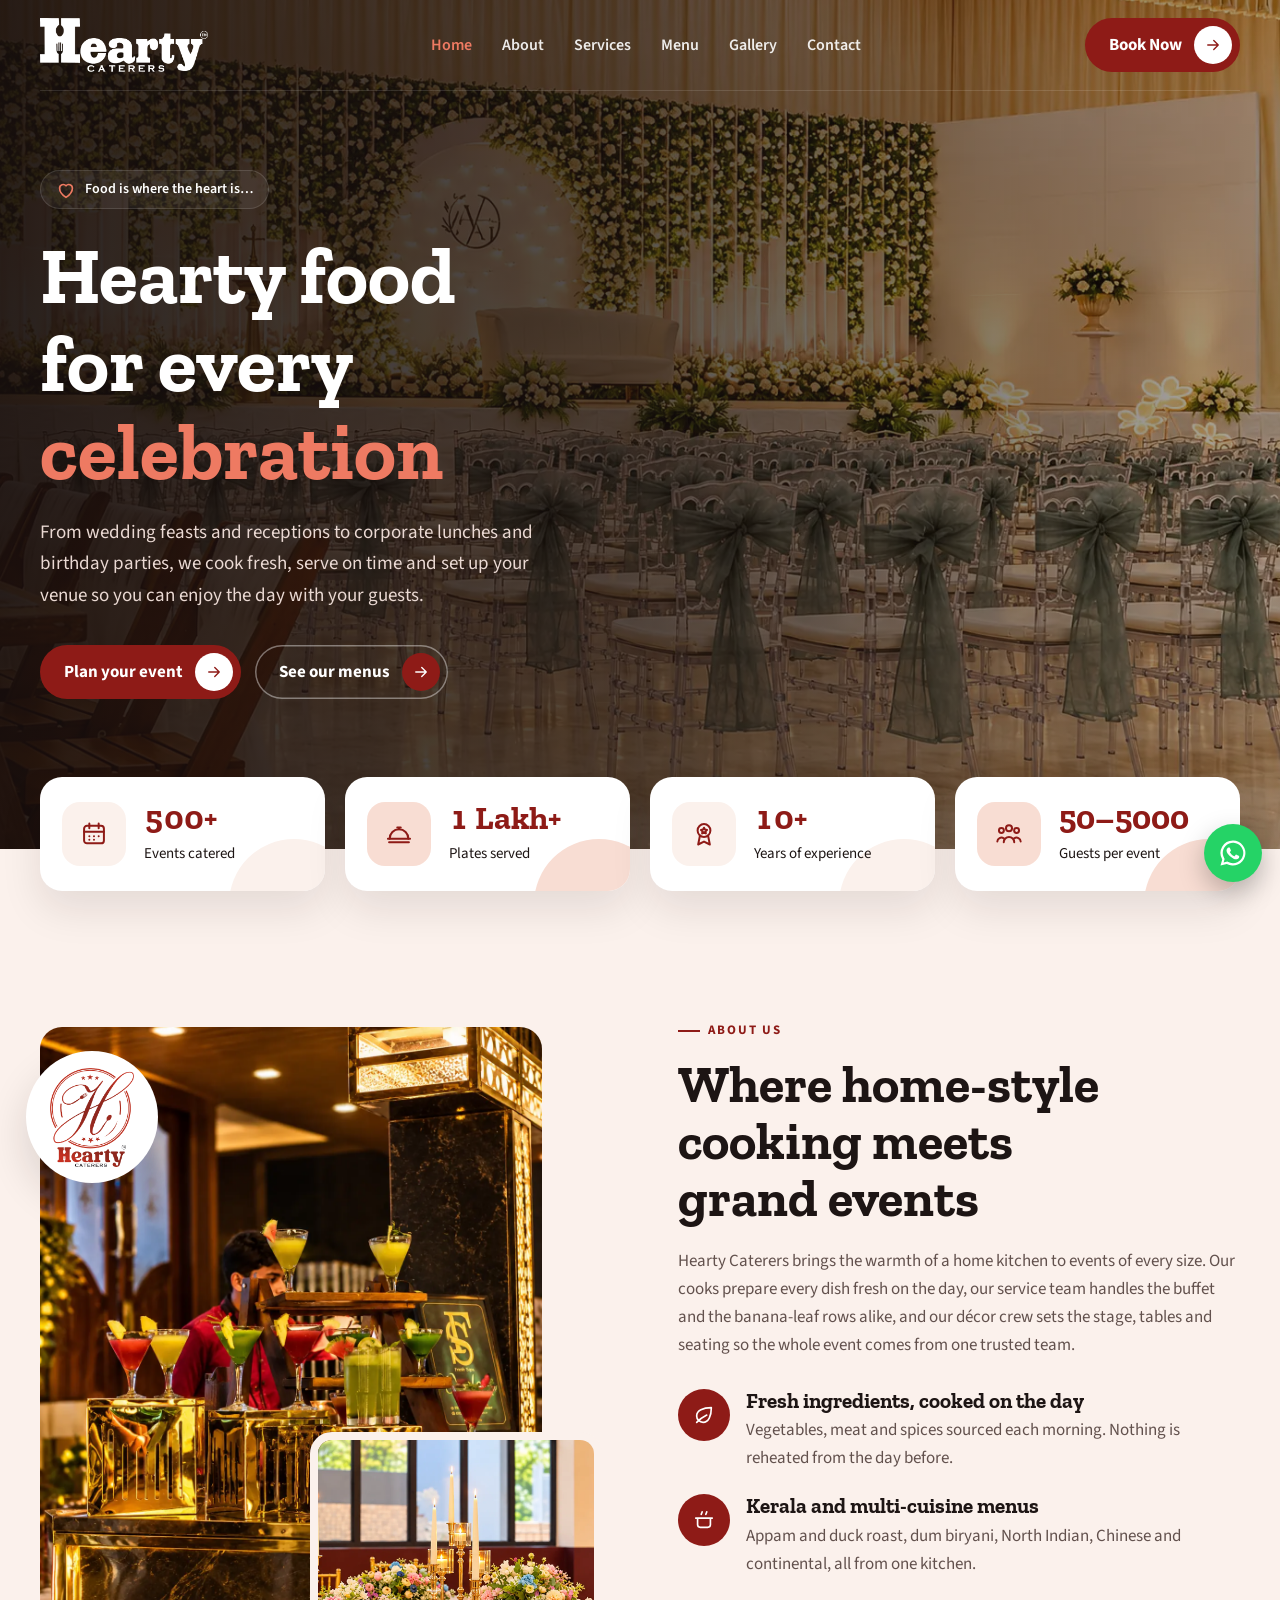
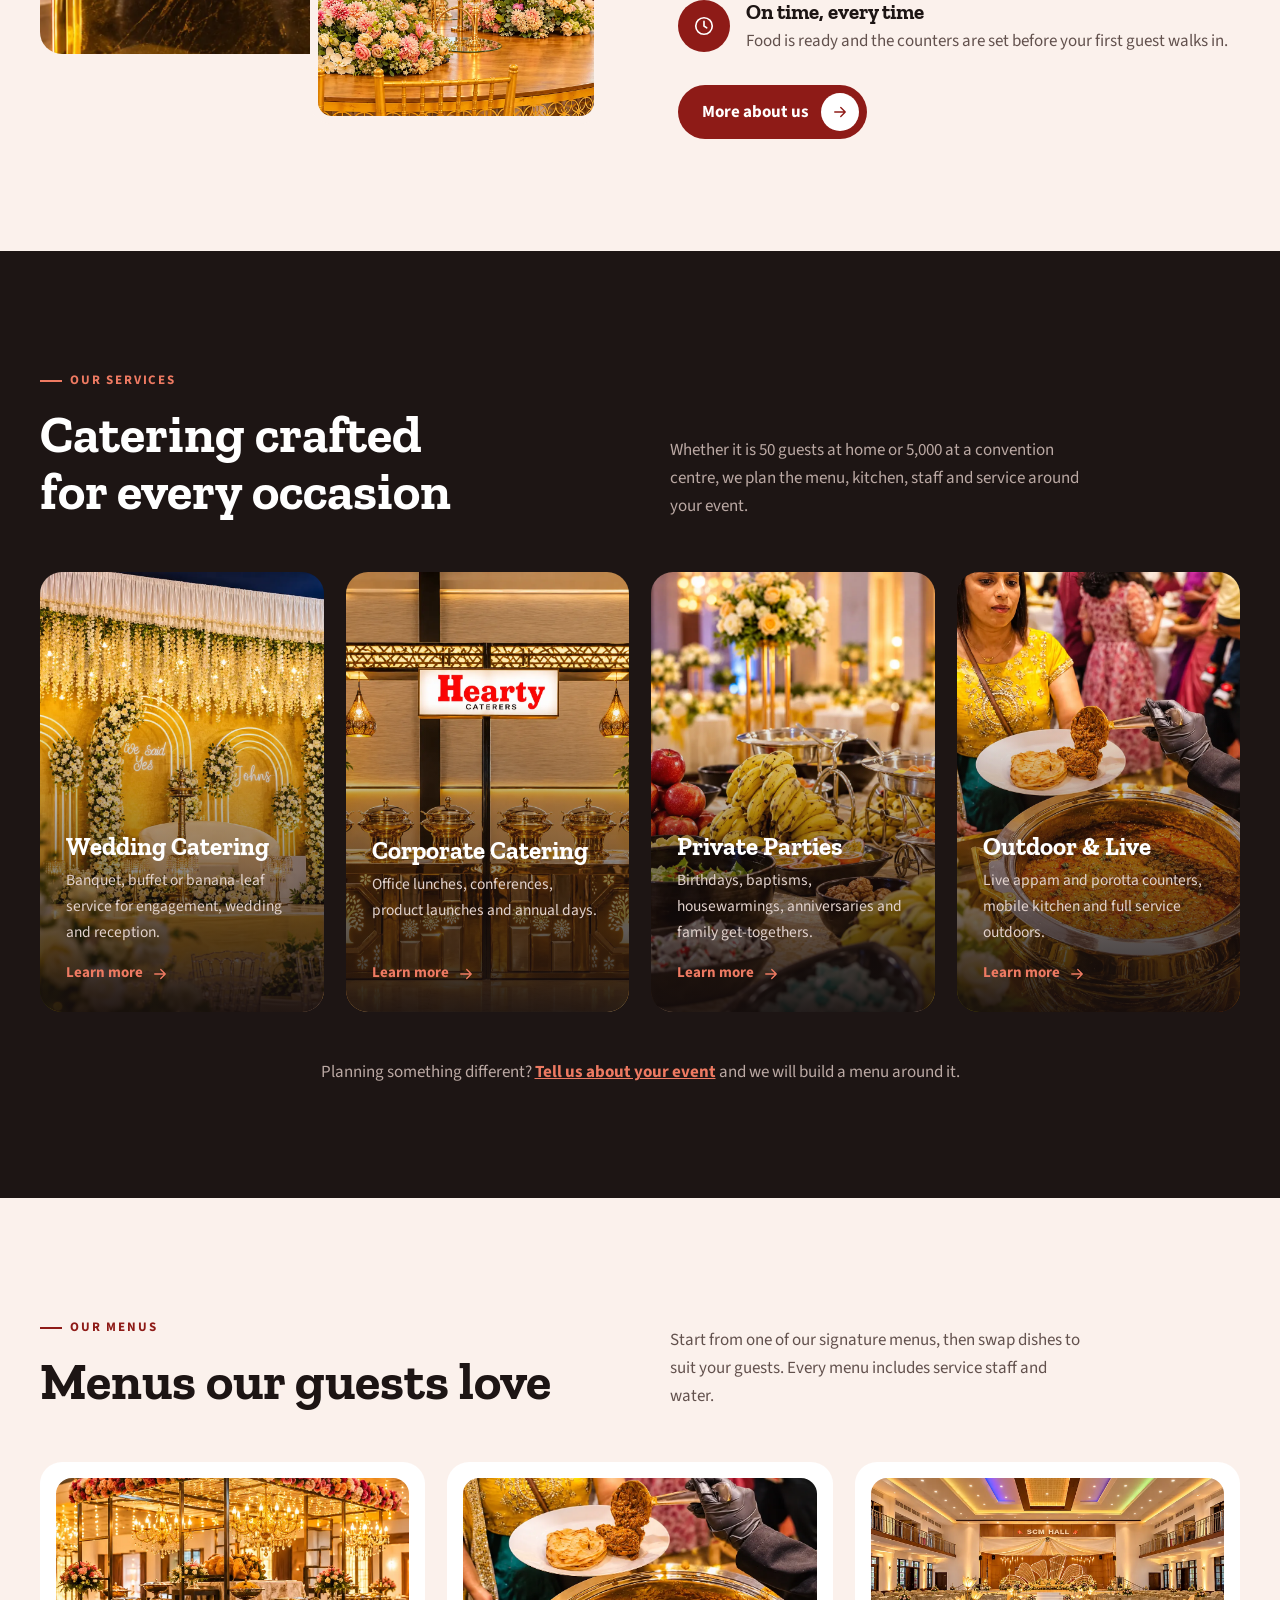
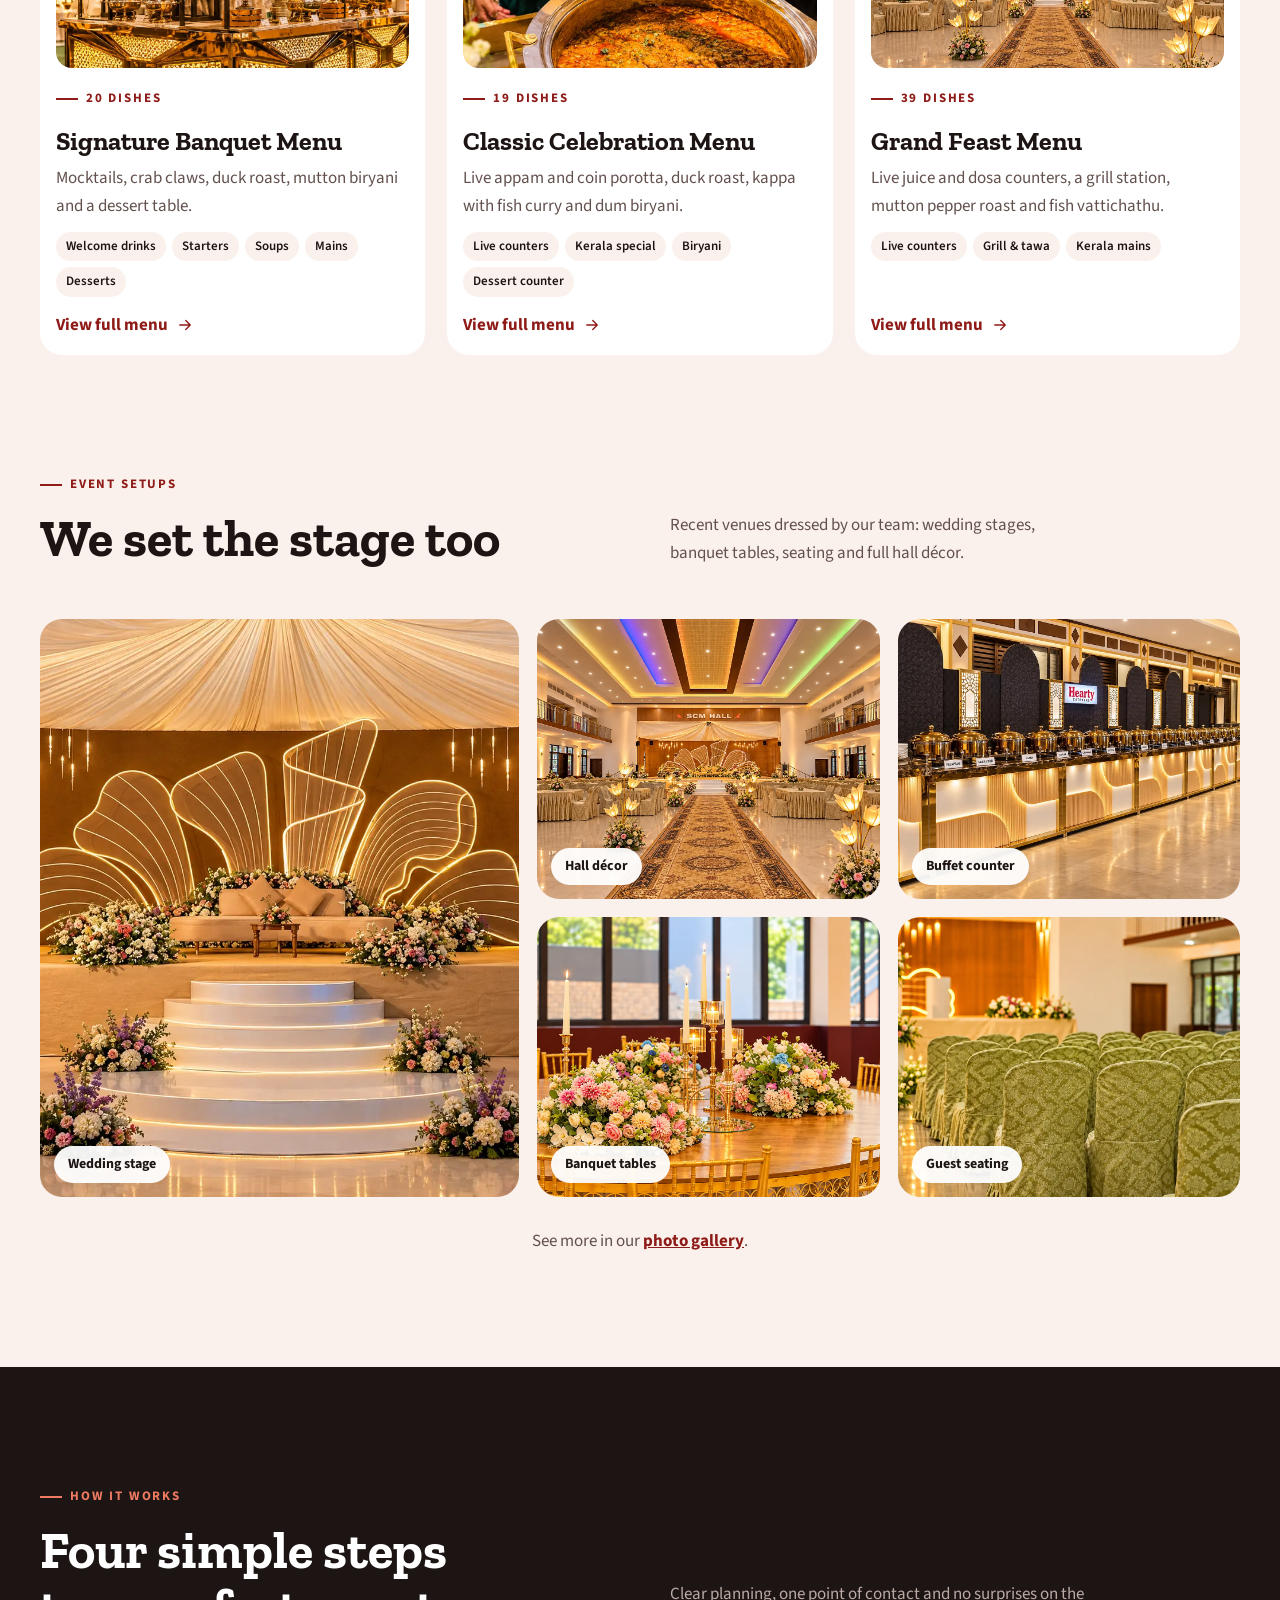
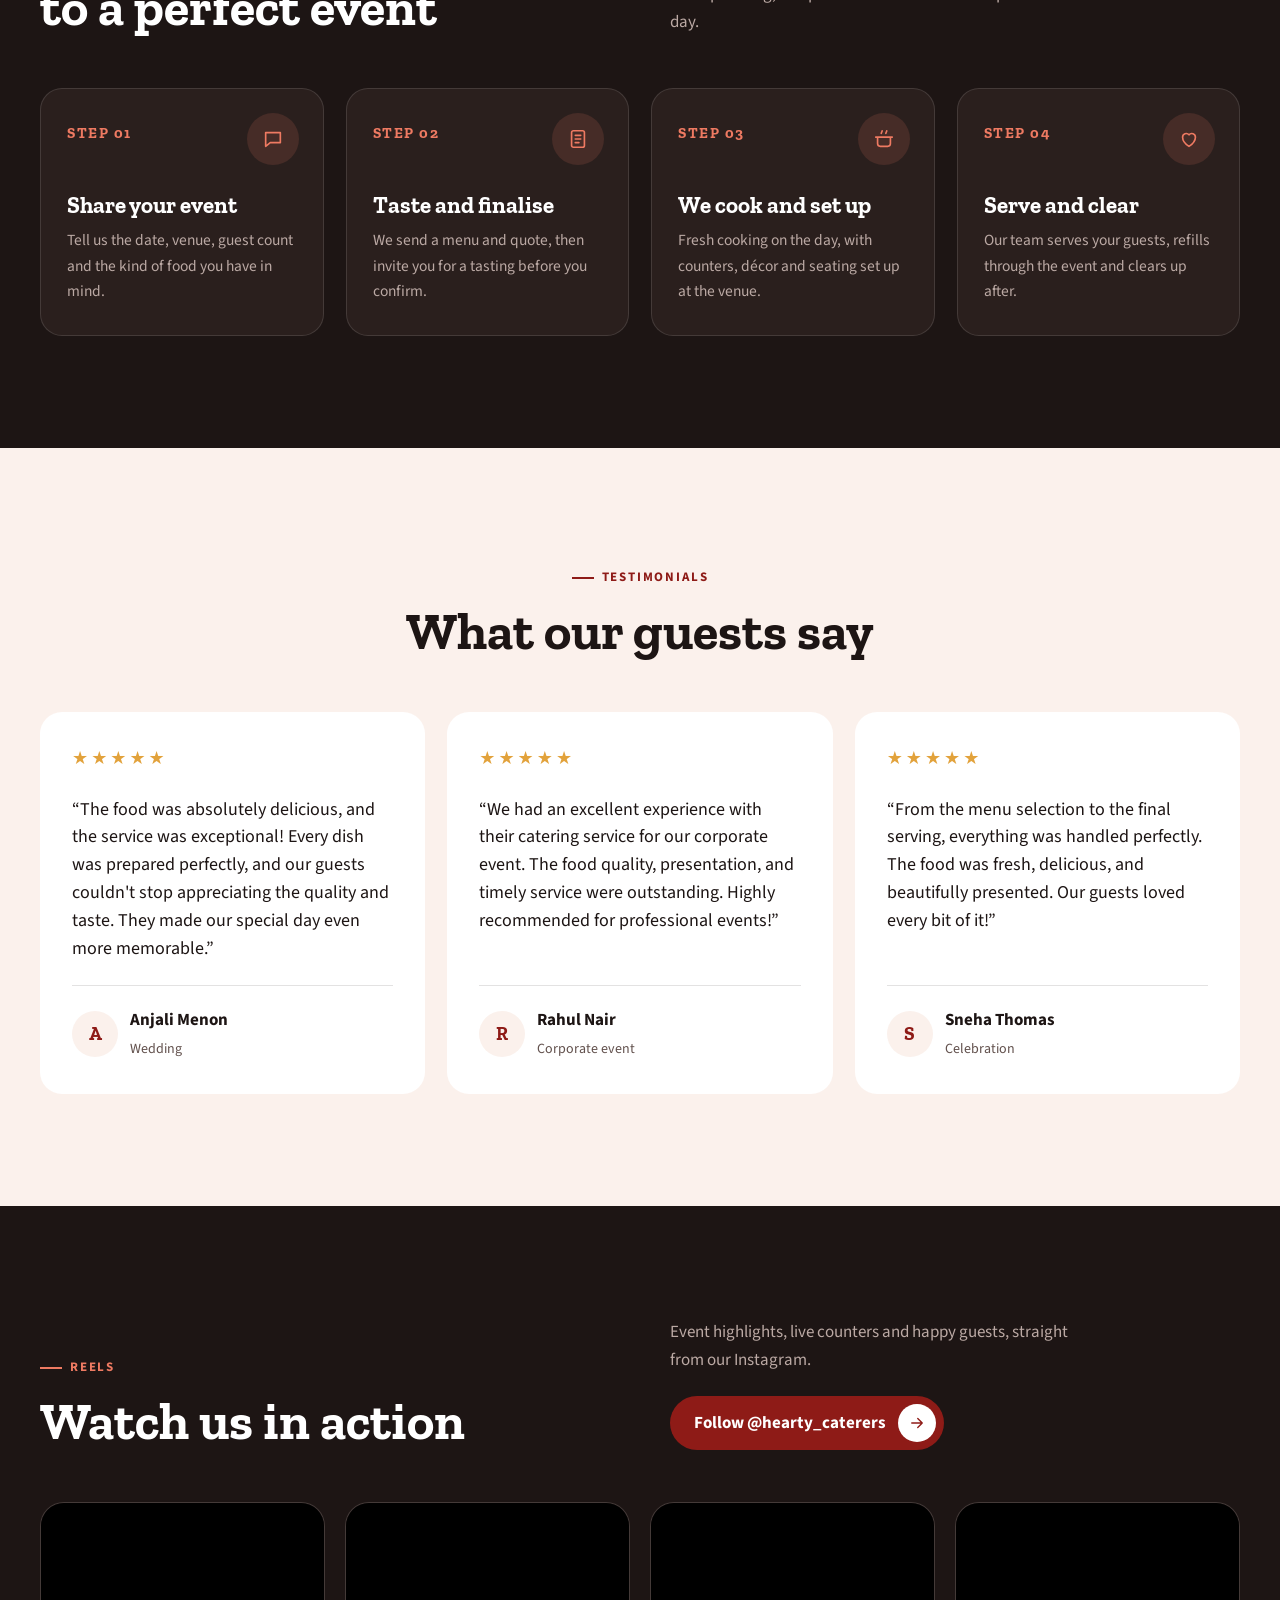
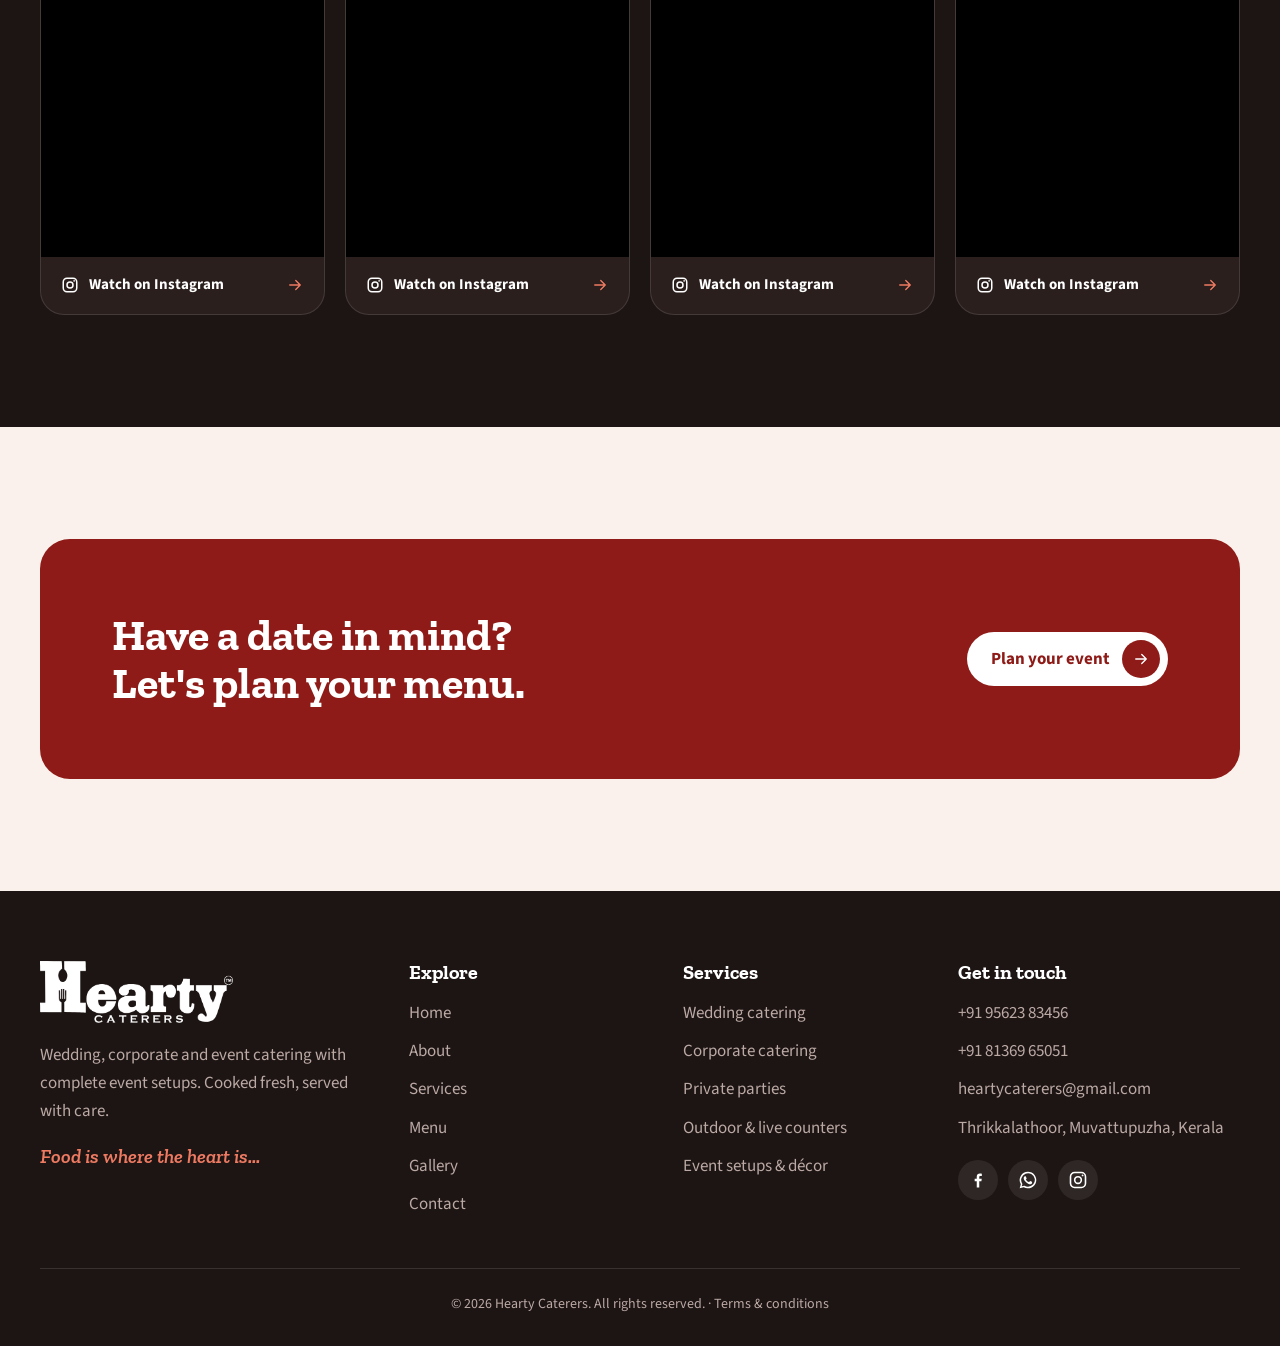
<file: index.html>
<!doctype html>
<html lang="en">
<head>
<meta charset="utf-8">
<meta name="viewport" content="width=device-width, initial-scale=1, viewport-fit=cover">
<title>Hearty Caterers · Food is where the heart is</title>
<meta name="description" content="Hearty Caterers — wedding, corporate and event catering with complete event setups.">
<link rel="icon" href="images/logo-badge.png">
<link rel="preconnect" href="https://fonts.googleapis.com"><link rel="preconnect" href="https://fonts.gstatic.com" crossorigin>
<link rel="stylesheet" href="https://fonts.googleapis.com/css2?family=Zilla+Slab:wght@500;600;700&amp;family=Source+Sans+3:wght@400;500;600;700&amp;display=swap">
<link rel="stylesheet" href="css/style.css?v=95509413">
</head>
<body>
<header><div class="wrap"><nav class="nav" id="nav" aria-label="Main">
<a class="logo" href="index.html" aria-label="Hearty Caterers home"><img src="images/logo-white.png" alt="Hearty Caterers"></a>
<ul><li><a href="index.html" aria-current="page">Home</a></li><li><a href="about.html">About</a></li><li><a href="services.html">Services</a></li><li><a href="menu.html">Menu</a></li><li><a href="gallery.html">Gallery</a></li><li><a href="contact.html">Contact</a></li></ul>
<a class="btn" href="contact.html#book">Book Now <span class="arr" aria-hidden="true"><svg width="18" height="18" viewBox="0 0 24 24" fill="none" stroke="currentColor" stroke-width="1.8" stroke-linecap="round" stroke-linejoin="round" aria-hidden="true"><path d="M5 12h14M13 6l6 6-6 6"/></svg></span></a>
<button class="menu-btn" id="menuBtn" aria-label="Open menu" aria-expanded="false"><svg width="22" height="22" viewBox="0 0 24 24" fill="none" stroke="currentColor" stroke-width="2"><path d="M4 7h16M4 12h16M4 17h16"/></svg></button>
</nav></div></header>
<main>

<section class="hero"><div class="bg" style="background-image:url('images/real-hall-seating.webp')"></div><div class="wrap">
<span class="tag"><svg width="22" height="22" viewBox="0 0 24 24" fill="none" stroke="currentColor" stroke-width="1.8" stroke-linecap="round" stroke-linejoin="round" aria-hidden="true"><path d="M12 20s-7-4.5-7-10a4 4 0 0 1 7-2.6A4 4 0 0 1 19 10c0 5.5-7 10-7 10z"/></svg> Food is where the heart is…</span>
<h1>Hearty food for every <em>celebration</em></h1>
<p class="lead">From wedding feasts and receptions to corporate lunches and birthday parties, we cook fresh, serve on time and set up your venue so you can enjoy the day with your guests.</p>
<div class="ctas"><a class="btn" href="contact.html#book">Plan your event <span class="arr" aria-hidden="true"><svg width="18" height="18" viewBox="0 0 24 24" fill="none" stroke="currentColor" stroke-width="1.8" stroke-linecap="round" stroke-linejoin="round" aria-hidden="true"><path d="M5 12h14M13 6l6 6-6 6"/></svg></span></a><a class="btn ghost" href="menu.html">See our menus <span class="arr" aria-hidden="true"><svg width="18" height="18" viewBox="0 0 24 24" fill="none" stroke="currentColor" stroke-width="1.8" stroke-linecap="round" stroke-linejoin="round" aria-hidden="true"><path d="M5 12h14M13 6l6 6-6 6"/></svg></span></a></div></div></section>
<section class="kpi-sec"><div class="wrap"><div class="kpis"><div class="kpi"><span class="kpi-ico"><svg width="28" height="28" viewBox="0 0 24 24" fill="none" stroke="currentColor" stroke-width="1.7" stroke-linecap="round" stroke-linejoin="round" aria-hidden="true"><rect x="3.5" y="5" width="17" height="15" rx="2.5"/><path d="M3.5 10h17M8 3v4M16 3v4"/><path d="M8 14h.01M12 14h.01M16 14h.01M8 17h.01M12 17h.01"/></svg></span><div><b>500+</b><span>Events catered</span></div></div><div class="kpi"><span class="kpi-ico alt"><svg width="28" height="28" viewBox="0 0 24 24" fill="none" stroke="currentColor" stroke-width="1.7" stroke-linecap="round" stroke-linejoin="round" aria-hidden="true"><path d="M4 16a8 8 0 0 1 16 0"/><path d="M2.5 16h19M3.5 19h17M12 8V6.5M10.5 6.5h3"/></svg></span><div><b>1 Lakh+</b><span>Plates served</span></div></div><div class="kpi"><span class="kpi-ico"><svg width="28" height="28" viewBox="0 0 24 24" fill="none" stroke="currentColor" stroke-width="1.7" stroke-linecap="round" stroke-linejoin="round" aria-hidden="true"><circle cx="12" cy="9" r="5.5"/><path d="m12 6.6.8 1.6 1.8.3-1.3 1.2.3 1.8-1.6-.9-1.6.9.3-1.8-1.3-1.2 1.8-.3z"/><path d="M8.5 13.5 7 21l5-2.5 5 2.5-1.5-7.5"/></svg></span><div><b>10+</b><span>Years of experience</span></div></div><div class="kpi"><span class="kpi-ico alt"><svg width="28" height="28" viewBox="0 0 24 24" fill="none" stroke="currentColor" stroke-width="1.7" stroke-linecap="round" stroke-linejoin="round" aria-hidden="true"><circle cx="12" cy="7" r="2.6"/><circle cx="5.5" cy="9" r="2.1"/><circle cx="18.5" cy="9" r="2.1"/><path d="M7.5 19a4.5 4.5 0 0 1 9 0M2 18.5a3.5 3.5 0 0 1 5.5-2.8M22 18.5a3.5 3.5 0 0 0-5.5-2.8"/></svg></span><div><b>50–5000</b><span>Guests per event</span></div></div></div></div></section>

<section><div class="wrap about">
<div class="collage reveal"><img class="main" src="images/real-mocktail-counter.webp" alt="Hearty mocktail and welcome drinks counter" loading="lazy"><img class="small" src="images/setup-banquet-table.webp" alt="Banquet table with floral centrepieces set up by Hearty Caterers" loading="lazy"><div class="stamp"><img src="images/logo-badge.png" alt=""></div></div>
<div class="reveal"><span class="eyebrow">About us</span>
<h2>Where home-style cooking meets grand events</h2>
<p>Hearty Caterers brings the warmth of a home kitchen to events of every size. Our cooks prepare every dish fresh on the day, our service team handles the buffet and the banana-leaf rows alike, and our décor crew sets the stage, tables and seating so the whole event comes from one trusted team.</p>
<div class="feats">
<div class="feat"><div class="ico"><svg width="22" height="22" viewBox="0 0 24 24" fill="none" stroke="currentColor" stroke-width="1.8" stroke-linecap="round" stroke-linejoin="round" aria-hidden="true"><path d="M11 20A7 7 0 0 1 4 13c0-6 7-9 16-9 0 9-3 16-9 16z"/><path d="M4 20c4-4 7-6 11-8"/></svg></div><div><h4>Fresh ingredients, cooked on the day</h4><p>Vegetables, meat and spices sourced each morning. Nothing is reheated from the day before.</p></div></div>
<div class="feat"><div class="ico"><svg width="22" height="22" viewBox="0 0 24 24" fill="none" stroke="currentColor" stroke-width="1.8" stroke-linecap="round" stroke-linejoin="round" aria-hidden="true"><path d="M3 10h18M5 10v7a3 3 0 0 0 3 3h8a3 3 0 0 0 3-3v-7M9 6c0-1 1-2 1-3M14 6c0-1 1-2 1-3"/></svg></div><div><h4>Kerala and multi-cuisine menus</h4><p>Appam and duck roast, dum biryani, North Indian, Chinese and continental, all from one kitchen.</p></div></div>
<div class="feat"><div class="ico"><svg width="22" height="22" viewBox="0 0 24 24" fill="none" stroke="currentColor" stroke-width="1.8" stroke-linecap="round" stroke-linejoin="round" aria-hidden="true"><circle cx="12" cy="12" r="9"/><path d="M12 7v5l3 2"/></svg></div><div><h4>On time, every time</h4><p>Food is ready and the counters are set before your first guest walks in.</p></div></div>
</div>
<a class="btn" href="about.html">More about us <span class="arr" aria-hidden="true"><svg width="18" height="18" viewBox="0 0 24 24" fill="none" stroke="currentColor" stroke-width="1.8" stroke-linecap="round" stroke-linejoin="round" aria-hidden="true"><path d="M5 12h14M13 6l6 6-6 6"/></svg></span></a>
</div></div></section>

<section class="dark"><div class="wrap">
<div class="head"><div><span class="eyebrow">Our services</span><h2>Catering crafted for every occasion</h2></div><p>Whether it is 50 guests at home or 5,000 at a convention centre, we plan the menu, kitchen, staff and service around your event.</p></div>
<div class="svc-grid">
<a class="svc reveal" href="services.html#wedding"><img src="images/real-wedding-stage.webp" alt="Wedding stage with floral arches by Hearty Caterers" loading="lazy"><div class="body"><h3>Wedding Catering</h3><p>Banquet, buffet or banana-leaf service for engagement, wedding and reception.</p><span class="more">Learn more <svg width="18" height="18" viewBox="0 0 24 24" fill="none" stroke="currentColor" stroke-width="1.8" stroke-linecap="round" stroke-linejoin="round" aria-hidden="true"><path d="M5 12h14M13 6l6 6-6 6"/></svg></span></div></a>
<a class="svc reveal" href="services.html#corporate"><img src="images/real-hearty-counter.webp" alt="Hearty Caterers buffet counter with chafing dishes" loading="lazy"><div class="body"><h3>Corporate Catering</h3><p>Office lunches, conferences, product launches and annual days.</p><span class="more">Learn more <svg width="18" height="18" viewBox="0 0 24 24" fill="none" stroke="currentColor" stroke-width="1.8" stroke-linecap="round" stroke-linejoin="round" aria-hidden="true"><path d="M5 12h14M13 6l6 6-6 6"/></svg></span></div></a>
<a class="svc reveal" href="services.html#parties"><img src="images/real-food-spread.webp" alt="Fruit, salad and starters spread at a Hearty event" loading="lazy"><div class="body"><h3>Private Parties</h3><p>Birthdays, baptisms, housewarmings, anniversaries and family get-togethers.</p><span class="more">Learn more <svg width="18" height="18" viewBox="0 0 24 24" fill="none" stroke="currentColor" stroke-width="1.8" stroke-linecap="round" stroke-linejoin="round" aria-hidden="true"><path d="M5 12h14M13 6l6 6-6 6"/></svg></span></div></a>
<a class="svc reveal" href="services.html#outdoor"><img src="images/real-live-serving.webp" alt="Hearty server plating food at a live counter" loading="lazy"><div class="body"><h3>Outdoor &amp; Live</h3><p>Live appam and porotta counters, mobile kitchen and full service outdoors.</p><span class="more">Learn more <svg width="18" height="18" viewBox="0 0 24 24" fill="none" stroke="currentColor" stroke-width="1.8" stroke-linecap="round" stroke-linejoin="round" aria-hidden="true"><path d="M5 12h14M13 6l6 6-6 6"/></svg></span></div></a>
</div>
<p class="ribbon">Planning something different? <a href="contact.html#book">Tell us about your event</a> and we will build a menu around it.</p>
</div></section>

<section><div class="wrap">
<div class="head"><div><span class="eyebrow">Our menus</span><h2>Menus our guests love</h2></div><p>Start from one of our signature menus, then swap dishes to suit your guests. Every menu includes service staff and water.</p></div>
<div class="menu-cards">
<a class="mcard reveal" href="menu.html#signature"><img src="images/real-buffet-station.webp" alt="Decorated Hearty buffet station" loading="lazy"><div><span class="eyebrow">20 dishes</span><h3>Signature Banquet Menu</h3><p>Mocktails, crab claws, duck roast, mutton biryani and a dessert table.</p><div class="chips"><span class="chip">Welcome drinks</span><span class="chip">Starters</span><span class="chip">Soups</span><span class="chip">Mains</span><span class="chip">Desserts</span></div><span class="go">View full menu <svg width="18" height="18" viewBox="0 0 24 24" fill="none" stroke="currentColor" stroke-width="1.8" stroke-linecap="round" stroke-linejoin="round" aria-hidden="true"><path d="M5 12h14M13 6l6 6-6 6"/></svg></span></div></a>
<a class="mcard reveal" href="menu.html#classic"><img src="images/real-live-serving.webp" alt="Hearty server plating food at a live counter" loading="lazy"><div><span class="eyebrow">19 dishes</span><h3>Classic Celebration Menu</h3><p>Live appam and coin porotta, duck roast, kappa with fish curry and dum biryani.</p><div class="chips"><span class="chip">Live counters</span><span class="chip">Kerala special</span><span class="chip">Biryani</span><span class="chip">Dessert counter</span></div><span class="go">View full menu <svg width="18" height="18" viewBox="0 0 24 24" fill="none" stroke="currentColor" stroke-width="1.8" stroke-linecap="round" stroke-linejoin="round" aria-hidden="true"><path d="M5 12h14M13 6l6 6-6 6"/></svg></span></div></a>
<a class="mcard reveal" href="menu.html#grand"><img src="images/setup-hall-decor.webp" alt="Decorated banquet hall" loading="lazy"><div><span class="eyebrow">39 dishes</span><h3>Grand Feast Menu</h3><p>Live juice and dosa counters, a grill station, mutton pepper roast and fish vattichathu.</p><div class="chips"><span class="chip">Live counters</span><span class="chip">Grill &amp; tawa</span><span class="chip">Kerala mains</span></div><span class="go">View full menu <svg width="18" height="18" viewBox="0 0 24 24" fill="none" stroke="currentColor" stroke-width="1.8" stroke-linecap="round" stroke-linejoin="round" aria-hidden="true"><path d="M5 12h14M13 6l6 6-6 6"/></svg></span></div></a>
</div></div></section>

<section style="padding-top:0"><div class="wrap">
<div class="head"><div><span class="eyebrow">Event setups</span><h2>We set the stage too</h2></div><p>Recent venues dressed by our team: wedding stages, banquet tables, seating and full hall décor.</p></div>
<div class="setup-grid">
<figure><img src="images/setup-wedding-stage.webp" alt="Wedding stage with illuminated backdrop and floral steps" loading="lazy"><figcaption>Wedding stage</figcaption></figure>
<figure><img src="images/setup-hall-decor.webp" alt="Decorated banquet hall with aisle and lighting" loading="lazy"><figcaption>Hall décor</figcaption></figure>
<figure><img src="images/setup-buffet-counter.webp" alt="Long Hearty buffet counter with gold chafing dishes" loading="lazy"><figcaption>Buffet counter</figcaption></figure>
<figure><img src="images/setup-banquet-table.webp" alt="Round banquet table with floral centrepiece" loading="lazy"><figcaption>Banquet tables</figcaption></figure>
<figure><img src="images/setup-guest-seating.webp" alt="Rows of covered chairs in a hall" loading="lazy"><figcaption>Guest seating</figcaption></figure>
</div>
<p class="more-link">See more in our <a href="gallery.html">photo gallery</a>.</p>
</div></section>

<section class="dark"><div class="wrap">
<div class="head"><div><span class="eyebrow">How it works</span><h2>Four simple steps to a perfect event</h2></div><p>Clear planning, one point of contact and no surprises on the day.</p></div>
<div class="steps">
<div class="step reveal"><div class="ico"><svg width="22" height="22" viewBox="0 0 24 24" fill="none" stroke="currentColor" stroke-width="1.8" stroke-linecap="round" stroke-linejoin="round" aria-hidden="true"><path d="M4 5h16v11H9l-5 4z"/></svg></div><span class="n">STEP 01</span><h3>Share your event</h3><p>Tell us the date, venue, guest count and the kind of food you have in mind.</p></div>
<div class="step reveal"><div class="ico"><svg width="22" height="22" viewBox="0 0 24 24" fill="none" stroke="currentColor" stroke-width="1.8" stroke-linecap="round" stroke-linejoin="round" aria-hidden="true"><rect x="5" y="3" width="14" height="18" rx="2"/><path d="M9 8h6M9 12h6M9 16h4"/></svg></div><span class="n">STEP 02</span><h3>Taste and finalise</h3><p>We send a menu and quote, then invite you for a tasting before you confirm.</p></div>
<div class="step reveal"><div class="ico"><svg width="22" height="22" viewBox="0 0 24 24" fill="none" stroke="currentColor" stroke-width="1.8" stroke-linecap="round" stroke-linejoin="round" aria-hidden="true"><path d="M3 10h18M5 10v7a3 3 0 0 0 3 3h8a3 3 0 0 0 3-3v-7M9 6c0-1 1-2 1-3M14 6c0-1 1-2 1-3"/></svg></div><span class="n">STEP 03</span><h3>We cook and set up</h3><p>Fresh cooking on the day, with counters, décor and seating set up at the venue.</p></div>
<div class="step reveal"><div class="ico"><svg width="22" height="22" viewBox="0 0 24 24" fill="none" stroke="currentColor" stroke-width="1.8" stroke-linecap="round" stroke-linejoin="round" aria-hidden="true"><path d="M12 20s-7-4.5-7-10a4 4 0 0 1 7-2.6A4 4 0 0 1 19 10c0 5.5-7 10-7 10z"/></svg></div><span class="n">STEP 04</span><h3>Serve and clear</h3><p>Our team serves your guests, refills through the event and clears up after.</p></div>
</div></div></section>
<section><div class="wrap">
<div class="head center"><div><span class="eyebrow">Testimonials</span><h2>What our guests say</h2></div></div>
<div class="t-grid">
<div class="t reveal"><div class="stars" aria-label="5 out of 5">★★★★★</div><blockquote>“The food was absolutely delicious, and the service was exceptional! Every dish was prepared perfectly, and our guests couldn't stop appreciating the quality and taste. They made our special day even more memorable.”</blockquote><div class="who"><span class="avatar">A</span><div><b>Anjali Menon</b><small>Wedding</small></div></div></div>
<div class="t reveal"><div class="stars" aria-label="5 out of 5">★★★★★</div><blockquote>“We had an excellent experience with their catering service for our corporate event. The food quality, presentation, and timely service were outstanding. Highly recommended for professional events!”</blockquote><div class="who"><span class="avatar">R</span><div><b>Rahul Nair</b><small>Corporate event</small></div></div></div>
<div class="t reveal"><div class="stars" aria-label="5 out of 5">★★★★★</div><blockquote>“From the menu selection to the final serving, everything was handled perfectly. The food was fresh, delicious, and beautifully presented. Our guests loved every bit of it!”</blockquote><div class="who"><span class="avatar">S</span><div><b>Sneha Thomas</b><small>Celebration</small></div></div></div>
</div>
</div></section>
<section class="dark reels-sec" id="reels"><div class="wrap">
<div class="head"><div><span class="eyebrow">Reels</span><h2>Watch us in action</h2></div><div><p>Event highlights, live counters and happy guests, straight from our Instagram.</p><a class="btn ig-btn" href="https://www.instagram.com/hearty_caterers/" target="_blank" rel="noopener">Follow @hearty_caterers <span class="arr" aria-hidden="true"><svg width="18" height="18" viewBox="0 0 24 24" fill="none" stroke="currentColor" stroke-width="1.8" stroke-linecap="round" stroke-linejoin="round" aria-hidden="true"><path d="M5 12h14M13 6l6 6-6 6"/></svg></span></a></div></div>
<div class="reels"><a class="reel-card" href="https://www.instagram.com/reel/C9mlB95vII7/" target="_blank" rel="noopener" aria-label="Watch reel 1 on Instagram"><div class="reel-media"><iframe src="https://www.instagram.com/reel/C9mlB95vII7/embed/" title="Hearty Caterers reel 1" loading="lazy" tabindex="-1" scrolling="no"></iframe></div><span class="reel-cap"><svg viewBox="0 0 24 24" width="18" height="18" fill="none" stroke="currentColor" stroke-width="2" aria-hidden="true"><rect x="3" y="3" width="18" height="18" rx="5"/><circle cx="12" cy="12" r="4"/><circle cx="17.5" cy="6.5" r="1.1" fill="currentColor" stroke="none"/></svg><span>Watch on Instagram</span><svg width="18" height="18" viewBox="0 0 24 24" fill="none" stroke="currentColor" stroke-width="1.8" stroke-linecap="round" stroke-linejoin="round" aria-hidden="true"><path d="M5 12h14M13 6l6 6-6 6"/></svg></span></a><a class="reel-card" href="https://www.instagram.com/reel/DO8YneCCara/" target="_blank" rel="noopener" aria-label="Watch reel 2 on Instagram"><div class="reel-media"><iframe src="https://www.instagram.com/reel/DO8YneCCara/embed/" title="Hearty Caterers reel 2" loading="lazy" tabindex="-1" scrolling="no"></iframe></div><span class="reel-cap"><svg viewBox="0 0 24 24" width="18" height="18" fill="none" stroke="currentColor" stroke-width="2" aria-hidden="true"><rect x="3" y="3" width="18" height="18" rx="5"/><circle cx="12" cy="12" r="4"/><circle cx="17.5" cy="6.5" r="1.1" fill="currentColor" stroke="none"/></svg><span>Watch on Instagram</span><svg width="18" height="18" viewBox="0 0 24 24" fill="none" stroke="currentColor" stroke-width="1.8" stroke-linecap="round" stroke-linejoin="round" aria-hidden="true"><path d="M5 12h14M13 6l6 6-6 6"/></svg></span></a><a class="reel-card" href="https://www.instagram.com/reel/DJoeX_jpmfV/" target="_blank" rel="noopener" aria-label="Watch reel 3 on Instagram"><div class="reel-media"><iframe src="https://www.instagram.com/reel/DJoeX_jpmfV/embed/" title="Hearty Caterers reel 3" loading="lazy" tabindex="-1" scrolling="no"></iframe></div><span class="reel-cap"><svg viewBox="0 0 24 24" width="18" height="18" fill="none" stroke="currentColor" stroke-width="2" aria-hidden="true"><rect x="3" y="3" width="18" height="18" rx="5"/><circle cx="12" cy="12" r="4"/><circle cx="17.5" cy="6.5" r="1.1" fill="currentColor" stroke="none"/></svg><span>Watch on Instagram</span><svg width="18" height="18" viewBox="0 0 24 24" fill="none" stroke="currentColor" stroke-width="1.8" stroke-linecap="round" stroke-linejoin="round" aria-hidden="true"><path d="M5 12h14M13 6l6 6-6 6"/></svg></span></a><a class="reel-card" href="https://www.instagram.com/reel/C8CoowSPmUQ/" target="_blank" rel="noopener" aria-label="Watch reel 4 on Instagram"><div class="reel-media"><iframe src="https://www.instagram.com/reel/C8CoowSPmUQ/embed/" title="Hearty Caterers reel 4" loading="lazy" tabindex="-1" scrolling="no"></iframe></div><span class="reel-cap"><svg viewBox="0 0 24 24" width="18" height="18" fill="none" stroke="currentColor" stroke-width="2" aria-hidden="true"><rect x="3" y="3" width="18" height="18" rx="5"/><circle cx="12" cy="12" r="4"/><circle cx="17.5" cy="6.5" r="1.1" fill="currentColor" stroke="none"/></svg><span>Watch on Instagram</span><svg width="18" height="18" viewBox="0 0 24 24" fill="none" stroke="currentColor" stroke-width="1.8" stroke-linecap="round" stroke-linejoin="round" aria-hidden="true"><path d="M5 12h14M13 6l6 6-6 6"/></svg></span></a></div>
</div></section>
<section><div class="wrap"><div class="cta-band reveal"><h2>Have a date in mind? Let's plan your menu.</h2><a class="btn" href="contact.html#book">Plan your event <span class="arr" aria-hidden="true"><svg width="18" height="18" viewBox="0 0 24 24" fill="none" stroke="currentColor" stroke-width="1.8" stroke-linecap="round" stroke-linejoin="round" aria-hidden="true"><path d="M5 12h14M13 6l6 6-6 6"/></svg></span></a></div></div></section>

</main>
<footer><div class="wrap">
<div class="f-grid">
<div><img src="images/logo-white.png" alt="Hearty Caterers"><p>Wedding, corporate and event catering with complete event setups. Cooked fresh, served with care.</p><p class="tagline">Food is where the heart is…</p></div>
<div><h4>Explore</h4><ul><li><a href="index.html">Home</a></li><li><a href="about.html">About</a></li><li><a href="services.html">Services</a></li><li><a href="menu.html">Menu</a></li><li><a href="gallery.html">Gallery</a></li><li><a href="contact.html">Contact</a></li></ul></div>
<div><h4>Services</h4><ul><li><a href="services.html#wedding">Wedding catering</a></li><li><a href="services.html#corporate">Corporate catering</a></li><li><a href="services.html#parties">Private parties</a></li><li><a href="services.html#outdoor">Outdoor &amp; live counters</a></li><li><a href="services.html#setups">Event setups &amp; décor</a></li></ul></div>
<div><h4>Get in touch</h4><ul><li><a href="tel:+919562383456">+91 95623 83456</a></li><li><a href="tel:+918136965051">+91 81369 65051</a></li><li><a href="mailto:heartycaterers@gmail.com">heartycaterers@gmail.com</a></li><li>Thrikkalathoor, Muvattupuzha, Kerala</li></ul><div class="socials"><a class="soc" href="https://www.facebook.com/share/14vhnPP2WJ4/" target="_blank" rel="noopener" aria-label="Facebook"><svg viewBox="0 0 24 24" width="20" height="20" fill="currentColor" aria-hidden="true"><path d="M13.5 21v-7.5h2.6l.4-3h-3V8.6c0-.9.3-1.5 1.5-1.5h1.6V4.4c-.3 0-1.2-.1-2.3-.1-2.3 0-3.8 1.4-3.8 3.9v2.3H8v3h2.5V21h3Z"/></svg></a><a class="soc" href="https://wa.me/919562383456" target="_blank" rel="noopener" aria-label="WhatsApp"><svg viewBox="0 0 24 24" width="20" height="20" fill="currentColor" aria-hidden="true"><path d="M12 2a10 10 0 0 0-8.6 15.1L2 22l5-1.3A10 10 0 1 0 12 2Zm0 18.2a8.2 8.2 0 0 1-4.2-1.2l-.3-.2-3 .8.8-2.9-.2-.3A8.2 8.2 0 1 1 12 20.2Zm4.5-6.1c-.2-.1-1.5-.7-1.7-.8s-.4-.1-.6.1-.7.8-.8 1-.3.2-.5.1a6.7 6.7 0 0 1-3.3-2.9c-.3-.4.2-.4.7-1.4a.5.5 0 0 0 0-.4l-.8-1.8c-.2-.5-.4-.4-.6-.4h-.5a.9.9 0 0 0-.7.3 2.8 2.8 0 0 0-.9 2.1 4.9 4.9 0 0 0 1 2.6 11.2 11.2 0 0 0 4.3 3.8c1.6.7 2.2.7 3 .6a2.6 2.6 0 0 0 1.7-1.2 2.1 2.1 0 0 0 .1-1.2c0-.2-.2-.3-.4-.4Z"/></svg></a><a class="soc" href="https://www.instagram.com/hearty_caterers/" target="_blank" rel="noopener" aria-label="Instagram"><svg viewBox="0 0 24 24" width="20" height="20" fill="none" stroke="currentColor" stroke-width="1.9" aria-hidden="true"><rect x="3" y="3" width="18" height="18" rx="5"/><circle cx="12" cy="12" r="4"/><circle cx="17.5" cy="6.5" r="1.1" fill="currentColor" stroke="none"/></svg></a></div></div>
</div>
<div class="f-bottom"><span>© <span class="yr">2026</span> Hearty Caterers. All rights reserved. · <a href="menu.html#terms">Terms &amp; conditions</a></span></div>
</div></footer>
<a class="wa-float" href="https://wa.me/919562383456?text=Hi%20Hearty%20Caterers%2C%20I%27d%20like%20to%20know%20more%20about%20your%20catering." target="_blank" rel="noopener" aria-label="Chat on WhatsApp"><svg viewBox="0 0 24 24" width="30" height="30" fill="currentColor" aria-hidden="true"><path d="M12 2a10 10 0 0 0-8.6 15.1L2 22l5-1.3A10 10 0 1 0 12 2Zm0 18.2a8.2 8.2 0 0 1-4.2-1.2l-.3-.2-3 .8.8-2.9-.2-.3A8.2 8.2 0 1 1 12 20.2Zm4.5-6.1c-.2-.1-1.5-.7-1.7-.8s-.4-.1-.6.1-.7.8-.8 1-.3.2-.5.1a6.7 6.7 0 0 1-3.3-2.9c-.3-.4.2-.4.7-1.4a.5.5 0 0 0 0-.4l-.8-1.8c-.2-.5-.4-.4-.6-.4h-.5a.9.9 0 0 0-.7.3 2.8 2.8 0 0 0-.9 2.1 4.9 4.9 0 0 0 1 2.6 11.2 11.2 0 0 0 4.3 3.8c1.6.7 2.2.7 3 .6a2.6 2.6 0 0 0 1.7-1.2 2.1 2.1 0 0 0 .1-1.2c0-.2-.2-.3-.4-.4Z"/></svg></a>
<script src="js/main.js?v=95509286"></script>
</body>
</html>
</file>
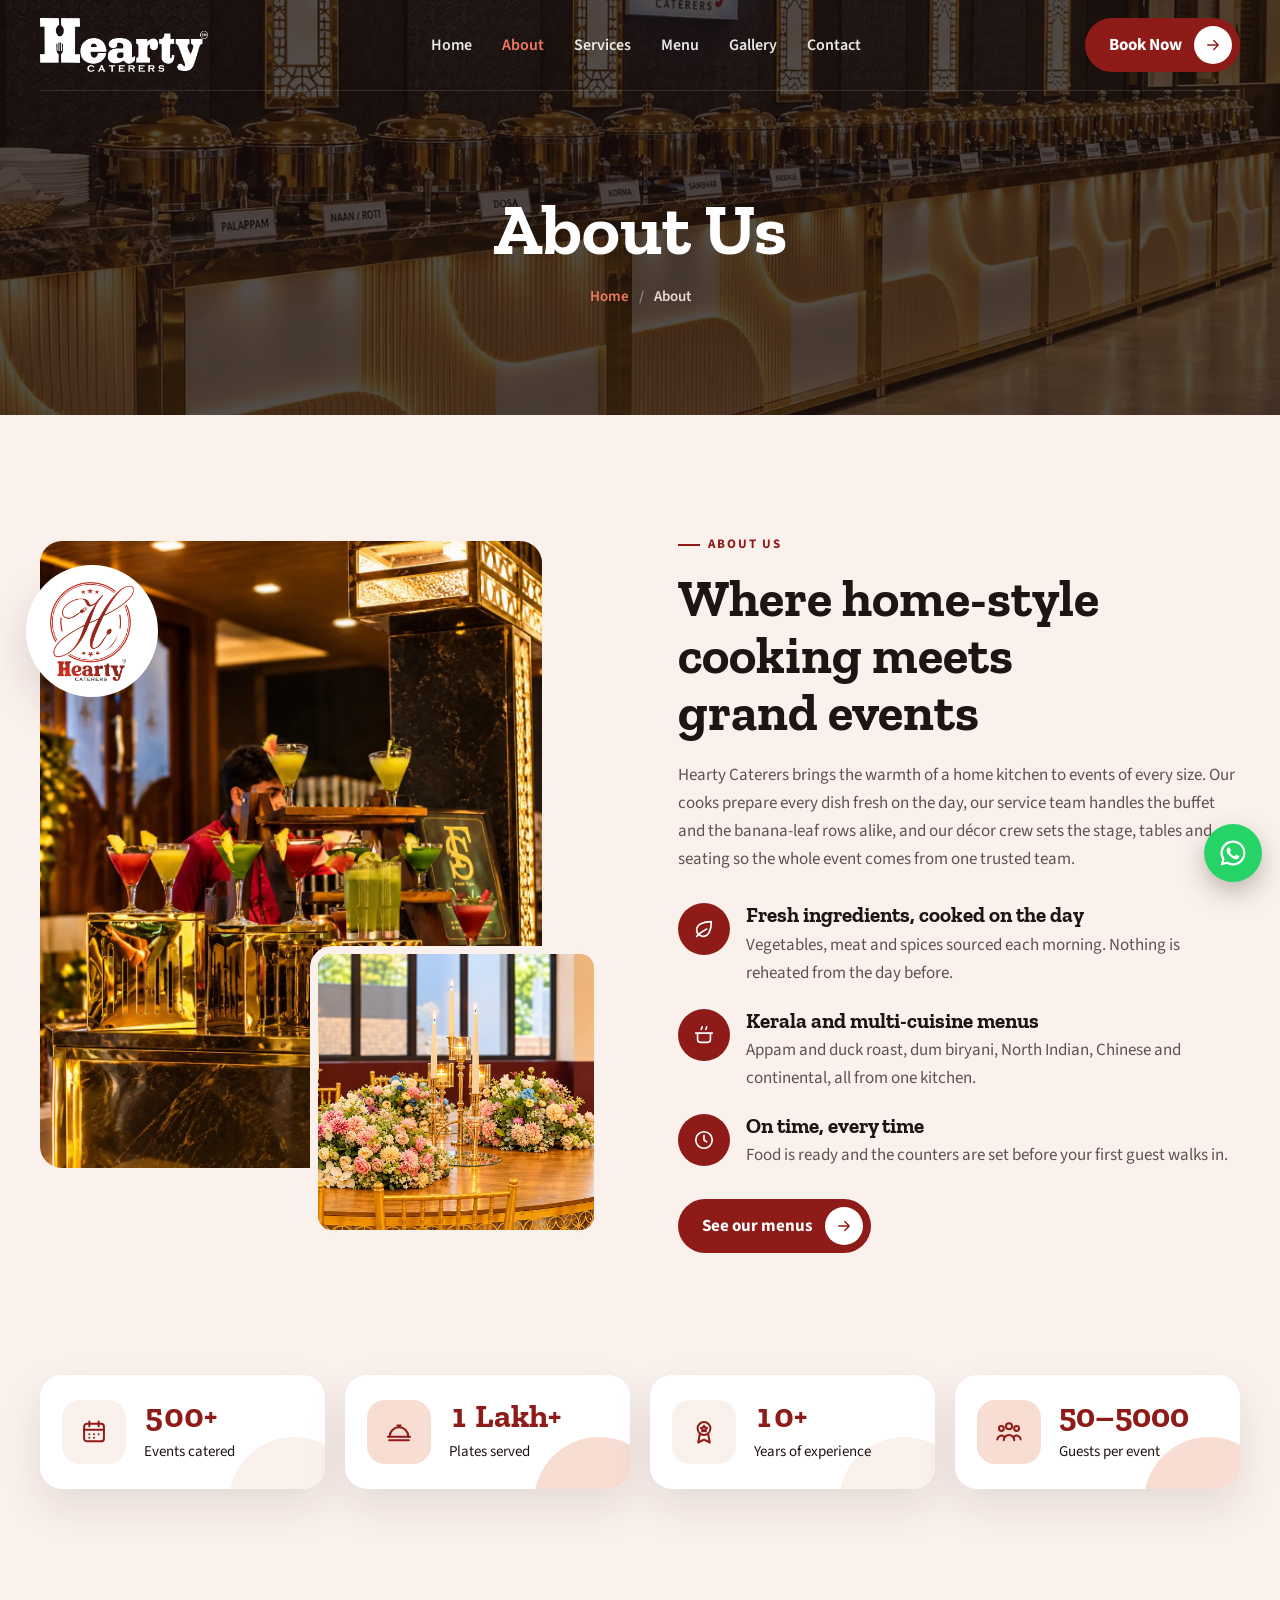
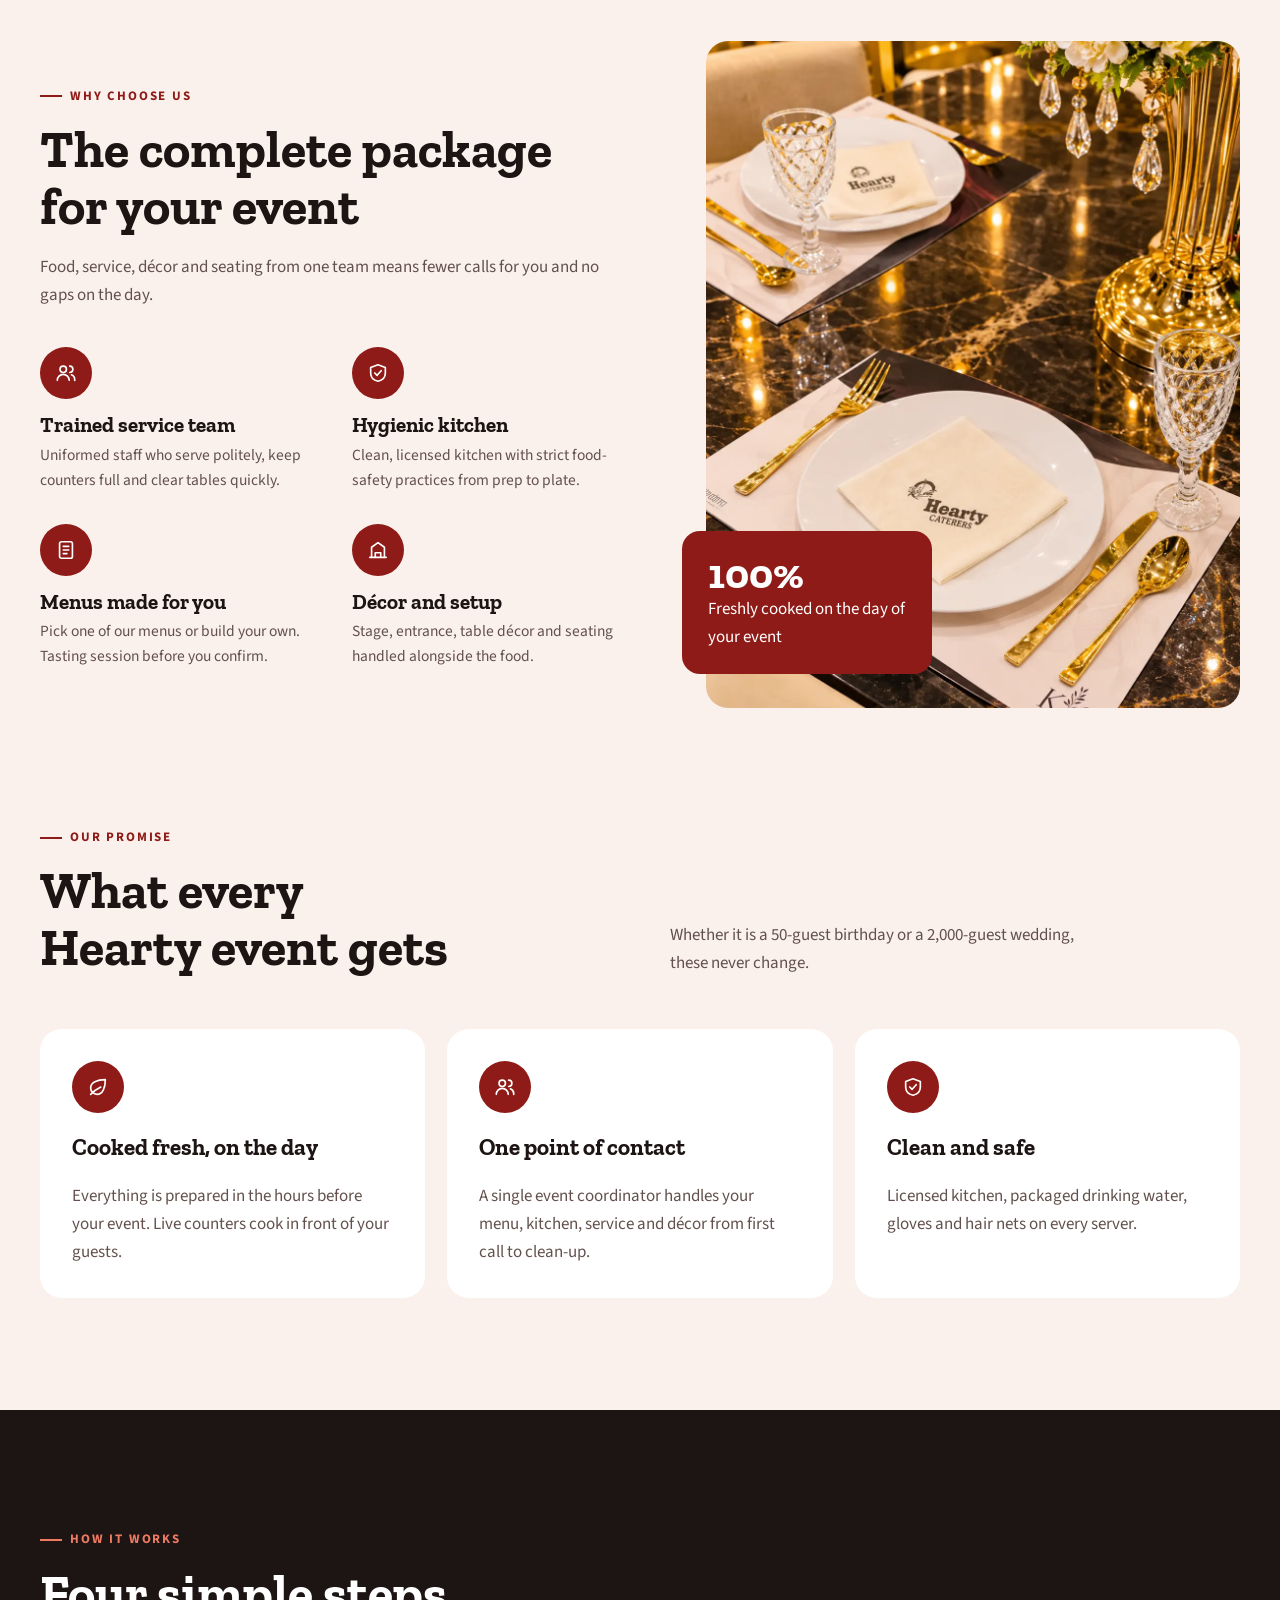
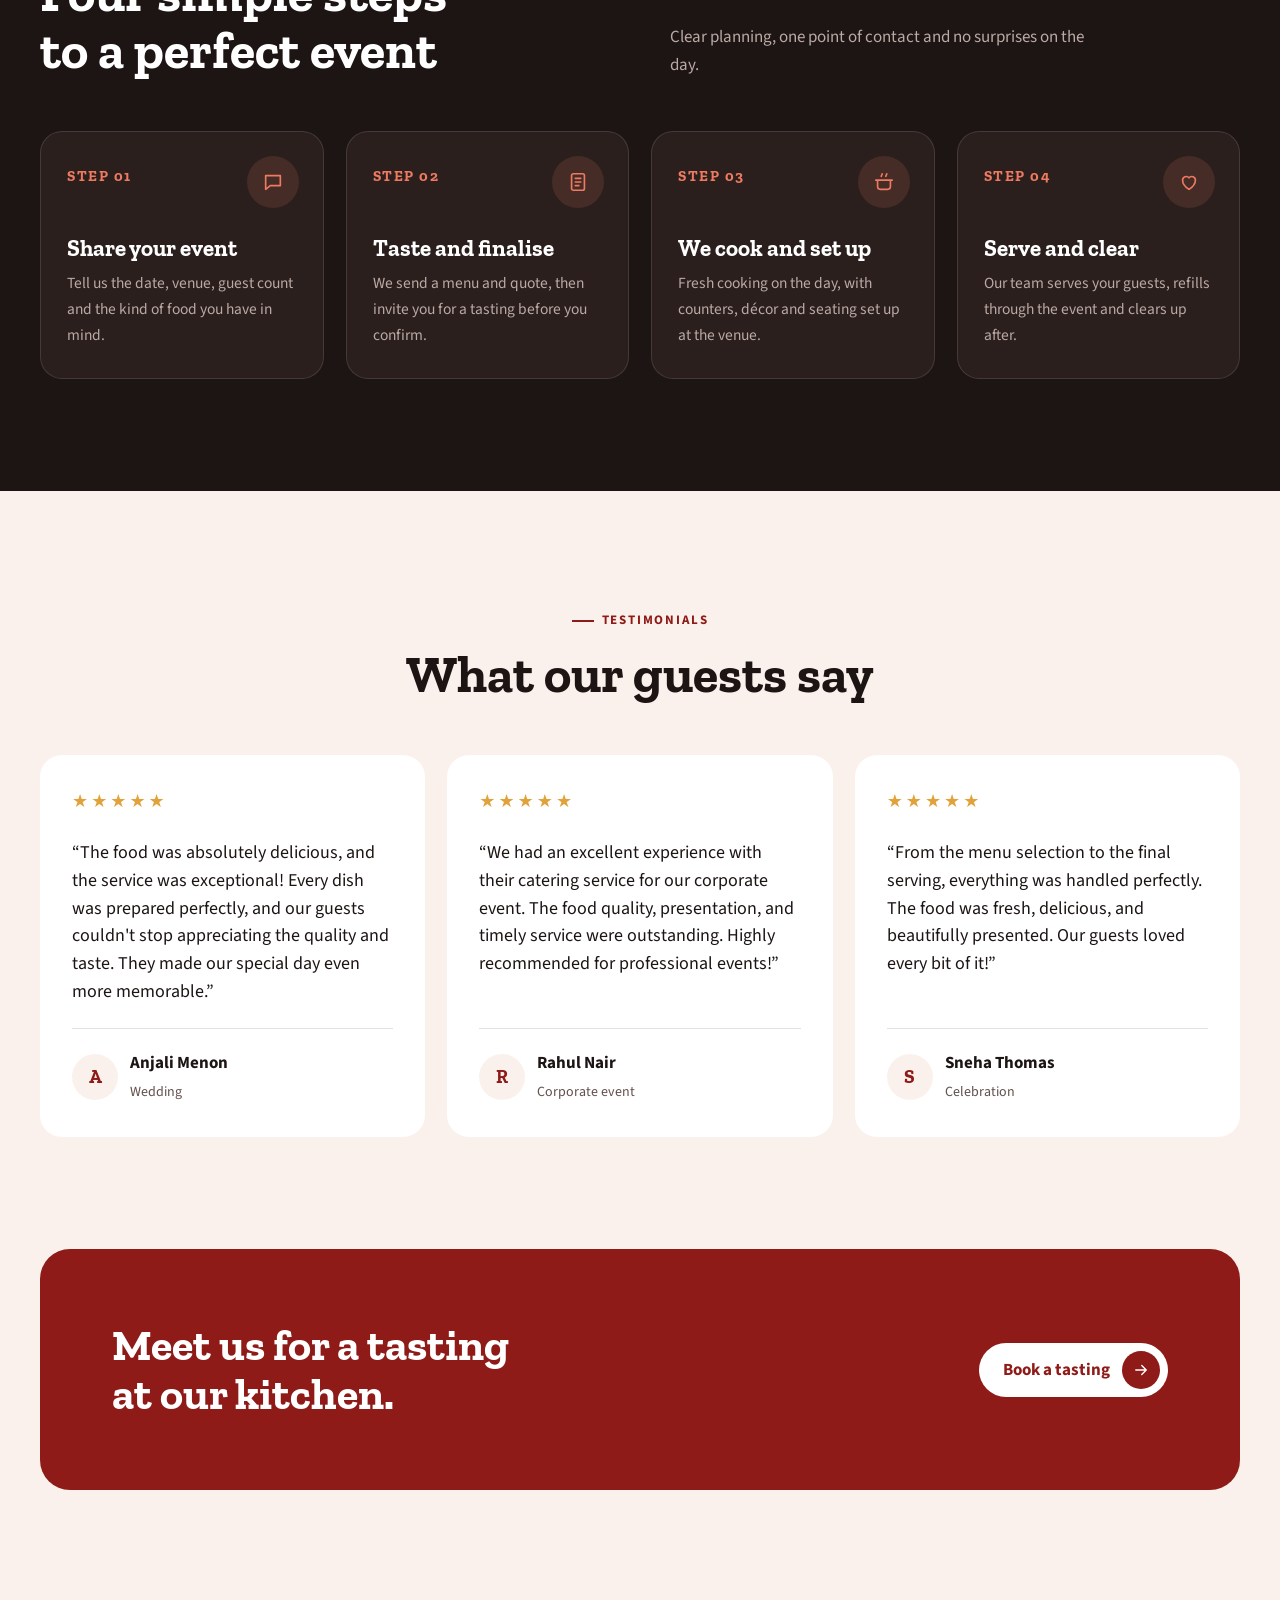
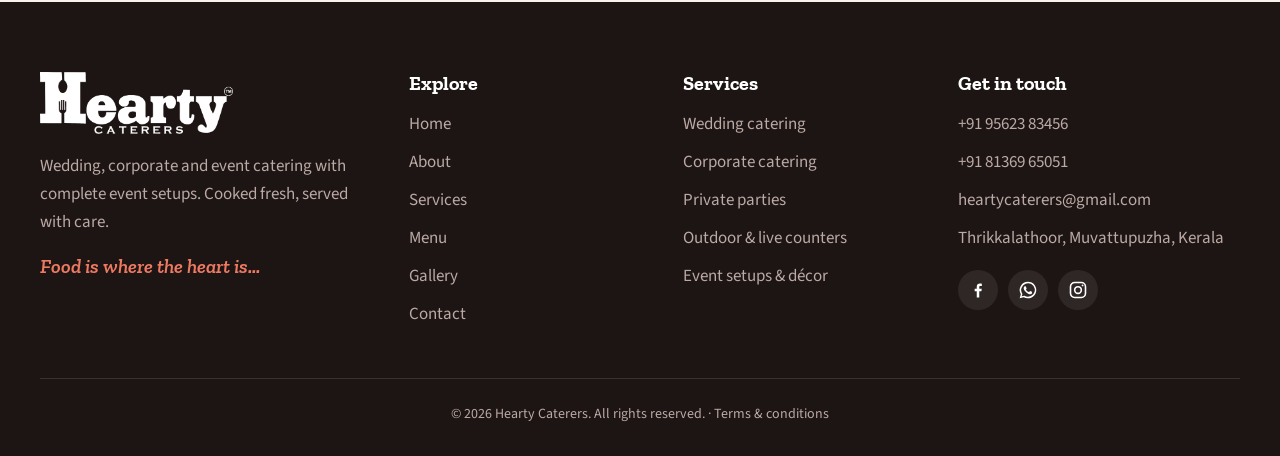
<file: about.html>
<!doctype html>
<html lang="en">
<head>
<meta charset="utf-8">
<meta name="viewport" content="width=device-width, initial-scale=1, viewport-fit=cover">
<title>About Us · Hearty Caterers</title>
<meta name="description" content="About Hearty Caterers — our kitchen, our team and how we work.">
<link rel="icon" href="images/logo-badge.png">
<link rel="preconnect" href="https://fonts.googleapis.com"><link rel="preconnect" href="https://fonts.gstatic.com" crossorigin>
<link rel="stylesheet" href="https://fonts.googleapis.com/css2?family=Zilla+Slab:wght@500;600;700&amp;family=Source+Sans+3:wght@400;500;600;700&amp;display=swap">
<link rel="stylesheet" href="css/style.css?v=95509413">
</head>
<body>
<header><div class="wrap"><nav class="nav" id="nav" aria-label="Main">
<a class="logo" href="index.html" aria-label="Hearty Caterers home"><img src="images/logo-white.png" alt="Hearty Caterers"></a>
<ul><li><a href="index.html">Home</a></li><li><a href="about.html" aria-current="page">About</a></li><li><a href="services.html">Services</a></li><li><a href="menu.html">Menu</a></li><li><a href="gallery.html">Gallery</a></li><li><a href="contact.html">Contact</a></li></ul>
<a class="btn" href="contact.html#book">Book Now <span class="arr" aria-hidden="true"><svg width="18" height="18" viewBox="0 0 24 24" fill="none" stroke="currentColor" stroke-width="1.8" stroke-linecap="round" stroke-linejoin="round" aria-hidden="true"><path d="M5 12h14M13 6l6 6-6 6"/></svg></span></a>
<button class="menu-btn" id="menuBtn" aria-label="Open menu" aria-expanded="false"><svg width="22" height="22" viewBox="0 0 24 24" fill="none" stroke="currentColor" stroke-width="2"><path d="M4 7h16M4 12h16M4 17h16"/></svg></button>
</nav></div></header>
<main>

<section class="banner"><div class="bg" style="background-image:url('images/setup-buffet-counter.webp')"></div><div class="wrap">
<h1>About Us</h1><ol class="crumbs"><li><a href="index.html">Home</a></li><li>About</li></ol></div></section>
<section><div class="wrap about">
<div class="collage reveal"><img class="main" src="images/real-mocktail-counter.webp" alt="Hearty mocktail and welcome drinks counter" loading="lazy"><img class="small" src="images/setup-banquet-table.webp" alt="Banquet table with floral centrepieces set up by Hearty Caterers" loading="lazy"><div class="stamp"><img src="images/logo-badge.png" alt=""></div></div>
<div class="reveal"><span class="eyebrow">About us</span>
<h2>Where home-style cooking meets grand events</h2>
<p>Hearty Caterers brings the warmth of a home kitchen to events of every size. Our cooks prepare every dish fresh on the day, our service team handles the buffet and the banana-leaf rows alike, and our décor crew sets the stage, tables and seating so the whole event comes from one trusted team.</p>
<div class="feats">
<div class="feat"><div class="ico"><svg width="22" height="22" viewBox="0 0 24 24" fill="none" stroke="currentColor" stroke-width="1.8" stroke-linecap="round" stroke-linejoin="round" aria-hidden="true"><path d="M11 20A7 7 0 0 1 4 13c0-6 7-9 16-9 0 9-3 16-9 16z"/><path d="M4 20c4-4 7-6 11-8"/></svg></div><div><h4>Fresh ingredients, cooked on the day</h4><p>Vegetables, meat and spices sourced each morning. Nothing is reheated from the day before.</p></div></div>
<div class="feat"><div class="ico"><svg width="22" height="22" viewBox="0 0 24 24" fill="none" stroke="currentColor" stroke-width="1.8" stroke-linecap="round" stroke-linejoin="round" aria-hidden="true"><path d="M3 10h18M5 10v7a3 3 0 0 0 3 3h8a3 3 0 0 0 3-3v-7M9 6c0-1 1-2 1-3M14 6c0-1 1-2 1-3"/></svg></div><div><h4>Kerala and multi-cuisine menus</h4><p>Appam and duck roast, dum biryani, North Indian, Chinese and continental, all from one kitchen.</p></div></div>
<div class="feat"><div class="ico"><svg width="22" height="22" viewBox="0 0 24 24" fill="none" stroke="currentColor" stroke-width="1.8" stroke-linecap="round" stroke-linejoin="round" aria-hidden="true"><circle cx="12" cy="12" r="9"/><path d="M12 7v5l3 2"/></svg></div><div><h4>On time, every time</h4><p>Food is ready and the counters are set before your first guest walks in.</p></div></div>
</div>
<a class="btn" href="menu.html">See our menus <span class="arr" aria-hidden="true"><svg width="18" height="18" viewBox="0 0 24 24" fill="none" stroke="currentColor" stroke-width="1.8" stroke-linecap="round" stroke-linejoin="round" aria-hidden="true"><path d="M5 12h14M13 6l6 6-6 6"/></svg></span></a>
</div></div></section>
<section class="kpi-sec flat"><div class="wrap"><div class="kpis"><div class="kpi"><span class="kpi-ico"><svg width="28" height="28" viewBox="0 0 24 24" fill="none" stroke="currentColor" stroke-width="1.7" stroke-linecap="round" stroke-linejoin="round" aria-hidden="true"><rect x="3.5" y="5" width="17" height="15" rx="2.5"/><path d="M3.5 10h17M8 3v4M16 3v4"/><path d="M8 14h.01M12 14h.01M16 14h.01M8 17h.01M12 17h.01"/></svg></span><div><b>500+</b><span>Events catered</span></div></div><div class="kpi"><span class="kpi-ico alt"><svg width="28" height="28" viewBox="0 0 24 24" fill="none" stroke="currentColor" stroke-width="1.7" stroke-linecap="round" stroke-linejoin="round" aria-hidden="true"><path d="M4 16a8 8 0 0 1 16 0"/><path d="M2.5 16h19M3.5 19h17M12 8V6.5M10.5 6.5h3"/></svg></span><div><b>1 Lakh+</b><span>Plates served</span></div></div><div class="kpi"><span class="kpi-ico"><svg width="28" height="28" viewBox="0 0 24 24" fill="none" stroke="currentColor" stroke-width="1.7" stroke-linecap="round" stroke-linejoin="round" aria-hidden="true"><circle cx="12" cy="9" r="5.5"/><path d="m12 6.6.8 1.6 1.8.3-1.3 1.2.3 1.8-1.6-.9-1.6.9.3-1.8-1.3-1.2 1.8-.3z"/><path d="M8.5 13.5 7 21l5-2.5 5 2.5-1.5-7.5"/></svg></span><div><b>10+</b><span>Years of experience</span></div></div><div class="kpi"><span class="kpi-ico alt"><svg width="28" height="28" viewBox="0 0 24 24" fill="none" stroke="currentColor" stroke-width="1.7" stroke-linecap="round" stroke-linejoin="round" aria-hidden="true"><circle cx="12" cy="7" r="2.6"/><circle cx="5.5" cy="9" r="2.1"/><circle cx="18.5" cy="9" r="2.1"/><path d="M7.5 19a4.5 4.5 0 0 1 9 0M2 18.5a3.5 3.5 0 0 1 5.5-2.8M22 18.5a3.5 3.5 0 0 0-5.5-2.8"/></svg></span><div><b>50–5000</b><span>Guests per event</span></div></div></div></div></section>
<section><div class="wrap why">
<div class="reveal"><span class="eyebrow">Why choose us</span>
<h2>The complete package for your event</h2>
<p>Food, service, décor and seating from one team means fewer calls for you and no gaps on the day.</p>
<div class="why-list">
<div><div class="ico"><svg width="22" height="22" viewBox="0 0 24 24" fill="none" stroke="currentColor" stroke-width="1.8" stroke-linecap="round" stroke-linejoin="round" aria-hidden="true"><circle cx="9" cy="8" r="3.5"/><path d="M2.5 20a6.5 6.5 0 0 1 13 0M16 4.5a3.5 3.5 0 0 1 0 7M18 14a6 6 0 0 1 3.5 6"/></svg></div><h4>Trained service team</h4><p>Uniformed staff who serve politely, keep counters full and clear tables quickly.</p></div>
<div><div class="ico"><svg width="22" height="22" viewBox="0 0 24 24" fill="none" stroke="currentColor" stroke-width="1.8" stroke-linecap="round" stroke-linejoin="round" aria-hidden="true"><path d="M12 3l8 3v6c0 5-3.5 8-8 9-4.5-1-8-4-8-9V6z"/><path d="M8.5 12l2.5 2.5 4.5-5"/></svg></div><h4>Hygienic kitchen</h4><p>Clean, licensed kitchen with strict food-safety practices from prep to plate.</p></div>
<div><div class="ico"><svg width="22" height="22" viewBox="0 0 24 24" fill="none" stroke="currentColor" stroke-width="1.8" stroke-linecap="round" stroke-linejoin="round" aria-hidden="true"><rect x="5" y="3" width="14" height="18" rx="2"/><path d="M9 8h6M9 12h6M9 16h4"/></svg></div><h4>Menus made for you</h4><p>Pick one of our menus or build your own. Tasting session before you confirm.</p></div>
<div><div class="ico"><svg width="22" height="22" viewBox="0 0 24 24" fill="none" stroke="currentColor" stroke-width="1.8" stroke-linecap="round" stroke-linejoin="round" aria-hidden="true"><path d="M3 20h18M5 20V9l7-5 7 5v11M9 20v-5h6v5"/></svg></div><h4>Décor and setup</h4><p>Stage, entrance, table décor and seating handled alongside the food.</p></div>
</div></div>
<div class="why-img reveal"><img src="images/real-place-setting.webp" alt="Gold cutlery and Hearty-branded napkin on a banquet table" loading="lazy"><div class="badge-box"><b>100%</b>Freshly cooked on the day of your event</div></div>
</div></section>
<section style="padding-top:0"><div class="wrap">
<div class="head"><div><span class="eyebrow">Our promise</span><h2>What every Hearty event gets</h2></div><p>Whether it is a 50-guest birthday or a 2,000-guest wedding, these never change.</p></div>
<div class="t-grid">
<div class="t"><div class="ico"><svg width="22" height="22" viewBox="0 0 24 24" fill="none" stroke="currentColor" stroke-width="1.8" stroke-linecap="round" stroke-linejoin="round" aria-hidden="true"><path d="M11 20A7 7 0 0 1 4 13c0-6 7-9 16-9 0 9-3 16-9 16z"/><path d="M4 20c4-4 7-6 11-8"/></svg></div><h3 style="font-size:23px">Cooked fresh, on the day</h3><p>Everything is prepared in the hours before your event. Live counters cook in front of your guests.</p></div>
<div class="t"><div class="ico"><svg width="22" height="22" viewBox="0 0 24 24" fill="none" stroke="currentColor" stroke-width="1.8" stroke-linecap="round" stroke-linejoin="round" aria-hidden="true"><circle cx="9" cy="8" r="3.5"/><path d="M2.5 20a6.5 6.5 0 0 1 13 0M16 4.5a3.5 3.5 0 0 1 0 7M18 14a6 6 0 0 1 3.5 6"/></svg></div><h3 style="font-size:23px">One point of contact</h3><p>A single event coordinator handles your menu, kitchen, service and décor from first call to clean-up.</p></div>
<div class="t"><div class="ico"><svg width="22" height="22" viewBox="0 0 24 24" fill="none" stroke="currentColor" stroke-width="1.8" stroke-linecap="round" stroke-linejoin="round" aria-hidden="true"><path d="M12 3l8 3v6c0 5-3.5 8-8 9-4.5-1-8-4-8-9V6z"/><path d="M8.5 12l2.5 2.5 4.5-5"/></svg></div><h3 style="font-size:23px">Clean and safe</h3><p>Licensed kitchen, packaged drinking water, gloves and hair nets on every server.</p></div>
</div></div></section>
<section class="dark"><div class="wrap">
<div class="head"><div><span class="eyebrow">How it works</span><h2>Four simple steps to a perfect event</h2></div><p>Clear planning, one point of contact and no surprises on the day.</p></div>
<div class="steps">
<div class="step reveal"><div class="ico"><svg width="22" height="22" viewBox="0 0 24 24" fill="none" stroke="currentColor" stroke-width="1.8" stroke-linecap="round" stroke-linejoin="round" aria-hidden="true"><path d="M4 5h16v11H9l-5 4z"/></svg></div><span class="n">STEP 01</span><h3>Share your event</h3><p>Tell us the date, venue, guest count and the kind of food you have in mind.</p></div>
<div class="step reveal"><div class="ico"><svg width="22" height="22" viewBox="0 0 24 24" fill="none" stroke="currentColor" stroke-width="1.8" stroke-linecap="round" stroke-linejoin="round" aria-hidden="true"><rect x="5" y="3" width="14" height="18" rx="2"/><path d="M9 8h6M9 12h6M9 16h4"/></svg></div><span class="n">STEP 02</span><h3>Taste and finalise</h3><p>We send a menu and quote, then invite you for a tasting before you confirm.</p></div>
<div class="step reveal"><div class="ico"><svg width="22" height="22" viewBox="0 0 24 24" fill="none" stroke="currentColor" stroke-width="1.8" stroke-linecap="round" stroke-linejoin="round" aria-hidden="true"><path d="M3 10h18M5 10v7a3 3 0 0 0 3 3h8a3 3 0 0 0 3-3v-7M9 6c0-1 1-2 1-3M14 6c0-1 1-2 1-3"/></svg></div><span class="n">STEP 03</span><h3>We cook and set up</h3><p>Fresh cooking on the day, with counters, décor and seating set up at the venue.</p></div>
<div class="step reveal"><div class="ico"><svg width="22" height="22" viewBox="0 0 24 24" fill="none" stroke="currentColor" stroke-width="1.8" stroke-linecap="round" stroke-linejoin="round" aria-hidden="true"><path d="M12 20s-7-4.5-7-10a4 4 0 0 1 7-2.6A4 4 0 0 1 19 10c0 5.5-7 10-7 10z"/></svg></div><span class="n">STEP 04</span><h3>Serve and clear</h3><p>Our team serves your guests, refills through the event and clears up after.</p></div>
</div></div></section>
<section><div class="wrap">
<div class="head center"><div><span class="eyebrow">Testimonials</span><h2>What our guests say</h2></div></div>
<div class="t-grid">
<div class="t reveal"><div class="stars" aria-label="5 out of 5">★★★★★</div><blockquote>“The food was absolutely delicious, and the service was exceptional! Every dish was prepared perfectly, and our guests couldn't stop appreciating the quality and taste. They made our special day even more memorable.”</blockquote><div class="who"><span class="avatar">A</span><div><b>Anjali Menon</b><small>Wedding</small></div></div></div>
<div class="t reveal"><div class="stars" aria-label="5 out of 5">★★★★★</div><blockquote>“We had an excellent experience with their catering service for our corporate event. The food quality, presentation, and timely service were outstanding. Highly recommended for professional events!”</blockquote><div class="who"><span class="avatar">R</span><div><b>Rahul Nair</b><small>Corporate event</small></div></div></div>
<div class="t reveal"><div class="stars" aria-label="5 out of 5">★★★★★</div><blockquote>“From the menu selection to the final serving, everything was handled perfectly. The food was fresh, delicious, and beautifully presented. Our guests loved every bit of it!”</blockquote><div class="who"><span class="avatar">S</span><div><b>Sneha Thomas</b><small>Celebration</small></div></div></div>
</div>
</div></section>
<section style="padding-top:0"><div class="wrap"><div class="cta-band reveal"><h2>Meet us for a tasting at our kitchen.</h2><a class="btn" href="contact.html#book">Book a tasting <span class="arr" aria-hidden="true"><svg width="18" height="18" viewBox="0 0 24 24" fill="none" stroke="currentColor" stroke-width="1.8" stroke-linecap="round" stroke-linejoin="round" aria-hidden="true"><path d="M5 12h14M13 6l6 6-6 6"/></svg></span></a></div></div></section>

</main>
<footer><div class="wrap">
<div class="f-grid">
<div><img src="images/logo-white.png" alt="Hearty Caterers"><p>Wedding, corporate and event catering with complete event setups. Cooked fresh, served with care.</p><p class="tagline">Food is where the heart is…</p></div>
<div><h4>Explore</h4><ul><li><a href="index.html">Home</a></li><li><a href="about.html">About</a></li><li><a href="services.html">Services</a></li><li><a href="menu.html">Menu</a></li><li><a href="gallery.html">Gallery</a></li><li><a href="contact.html">Contact</a></li></ul></div>
<div><h4>Services</h4><ul><li><a href="services.html#wedding">Wedding catering</a></li><li><a href="services.html#corporate">Corporate catering</a></li><li><a href="services.html#parties">Private parties</a></li><li><a href="services.html#outdoor">Outdoor &amp; live counters</a></li><li><a href="services.html#setups">Event setups &amp; décor</a></li></ul></div>
<div><h4>Get in touch</h4><ul><li><a href="tel:+919562383456">+91 95623 83456</a></li><li><a href="tel:+918136965051">+91 81369 65051</a></li><li><a href="mailto:heartycaterers@gmail.com">heartycaterers@gmail.com</a></li><li>Thrikkalathoor, Muvattupuzha, Kerala</li></ul><div class="socials"><a class="soc" href="https://www.facebook.com/share/14vhnPP2WJ4/" target="_blank" rel="noopener" aria-label="Facebook"><svg viewBox="0 0 24 24" width="20" height="20" fill="currentColor" aria-hidden="true"><path d="M13.5 21v-7.5h2.6l.4-3h-3V8.6c0-.9.3-1.5 1.5-1.5h1.6V4.4c-.3 0-1.2-.1-2.3-.1-2.3 0-3.8 1.4-3.8 3.9v2.3H8v3h2.5V21h3Z"/></svg></a><a class="soc" href="https://wa.me/919562383456" target="_blank" rel="noopener" aria-label="WhatsApp"><svg viewBox="0 0 24 24" width="20" height="20" fill="currentColor" aria-hidden="true"><path d="M12 2a10 10 0 0 0-8.6 15.1L2 22l5-1.3A10 10 0 1 0 12 2Zm0 18.2a8.2 8.2 0 0 1-4.2-1.2l-.3-.2-3 .8.8-2.9-.2-.3A8.2 8.2 0 1 1 12 20.2Zm4.5-6.1c-.2-.1-1.5-.7-1.7-.8s-.4-.1-.6.1-.7.8-.8 1-.3.2-.5.1a6.7 6.7 0 0 1-3.3-2.9c-.3-.4.2-.4.7-1.4a.5.5 0 0 0 0-.4l-.8-1.8c-.2-.5-.4-.4-.6-.4h-.5a.9.9 0 0 0-.7.3 2.8 2.8 0 0 0-.9 2.1 4.9 4.9 0 0 0 1 2.6 11.2 11.2 0 0 0 4.3 3.8c1.6.7 2.2.7 3 .6a2.6 2.6 0 0 0 1.7-1.2 2.1 2.1 0 0 0 .1-1.2c0-.2-.2-.3-.4-.4Z"/></svg></a><a class="soc" href="https://www.instagram.com/hearty_caterers/" target="_blank" rel="noopener" aria-label="Instagram"><svg viewBox="0 0 24 24" width="20" height="20" fill="none" stroke="currentColor" stroke-width="1.9" aria-hidden="true"><rect x="3" y="3" width="18" height="18" rx="5"/><circle cx="12" cy="12" r="4"/><circle cx="17.5" cy="6.5" r="1.1" fill="currentColor" stroke="none"/></svg></a></div></div>
</div>
<div class="f-bottom"><span>© <span class="yr">2026</span> Hearty Caterers. All rights reserved. · <a href="menu.html#terms">Terms &amp; conditions</a></span></div>
</div></footer>
<a class="wa-float" href="https://wa.me/919562383456?text=Hi%20Hearty%20Caterers%2C%20I%27d%20like%20to%20know%20more%20about%20your%20catering." target="_blank" rel="noopener" aria-label="Chat on WhatsApp"><svg viewBox="0 0 24 24" width="30" height="30" fill="currentColor" aria-hidden="true"><path d="M12 2a10 10 0 0 0-8.6 15.1L2 22l5-1.3A10 10 0 1 0 12 2Zm0 18.2a8.2 8.2 0 0 1-4.2-1.2l-.3-.2-3 .8.8-2.9-.2-.3A8.2 8.2 0 1 1 12 20.2Zm4.5-6.1c-.2-.1-1.5-.7-1.7-.8s-.4-.1-.6.1-.7.8-.8 1-.3.2-.5.1a6.7 6.7 0 0 1-3.3-2.9c-.3-.4.2-.4.7-1.4a.5.5 0 0 0 0-.4l-.8-1.8c-.2-.5-.4-.4-.6-.4h-.5a.9.9 0 0 0-.7.3 2.8 2.8 0 0 0-.9 2.1 4.9 4.9 0 0 0 1 2.6 11.2 11.2 0 0 0 4.3 3.8c1.6.7 2.2.7 3 .6a2.6 2.6 0 0 0 1.7-1.2 2.1 2.1 0 0 0 .1-1.2c0-.2-.2-.3-.4-.4Z"/></svg></a>
<script src="js/main.js?v=95509286"></script>
</body>
</html>
</file>
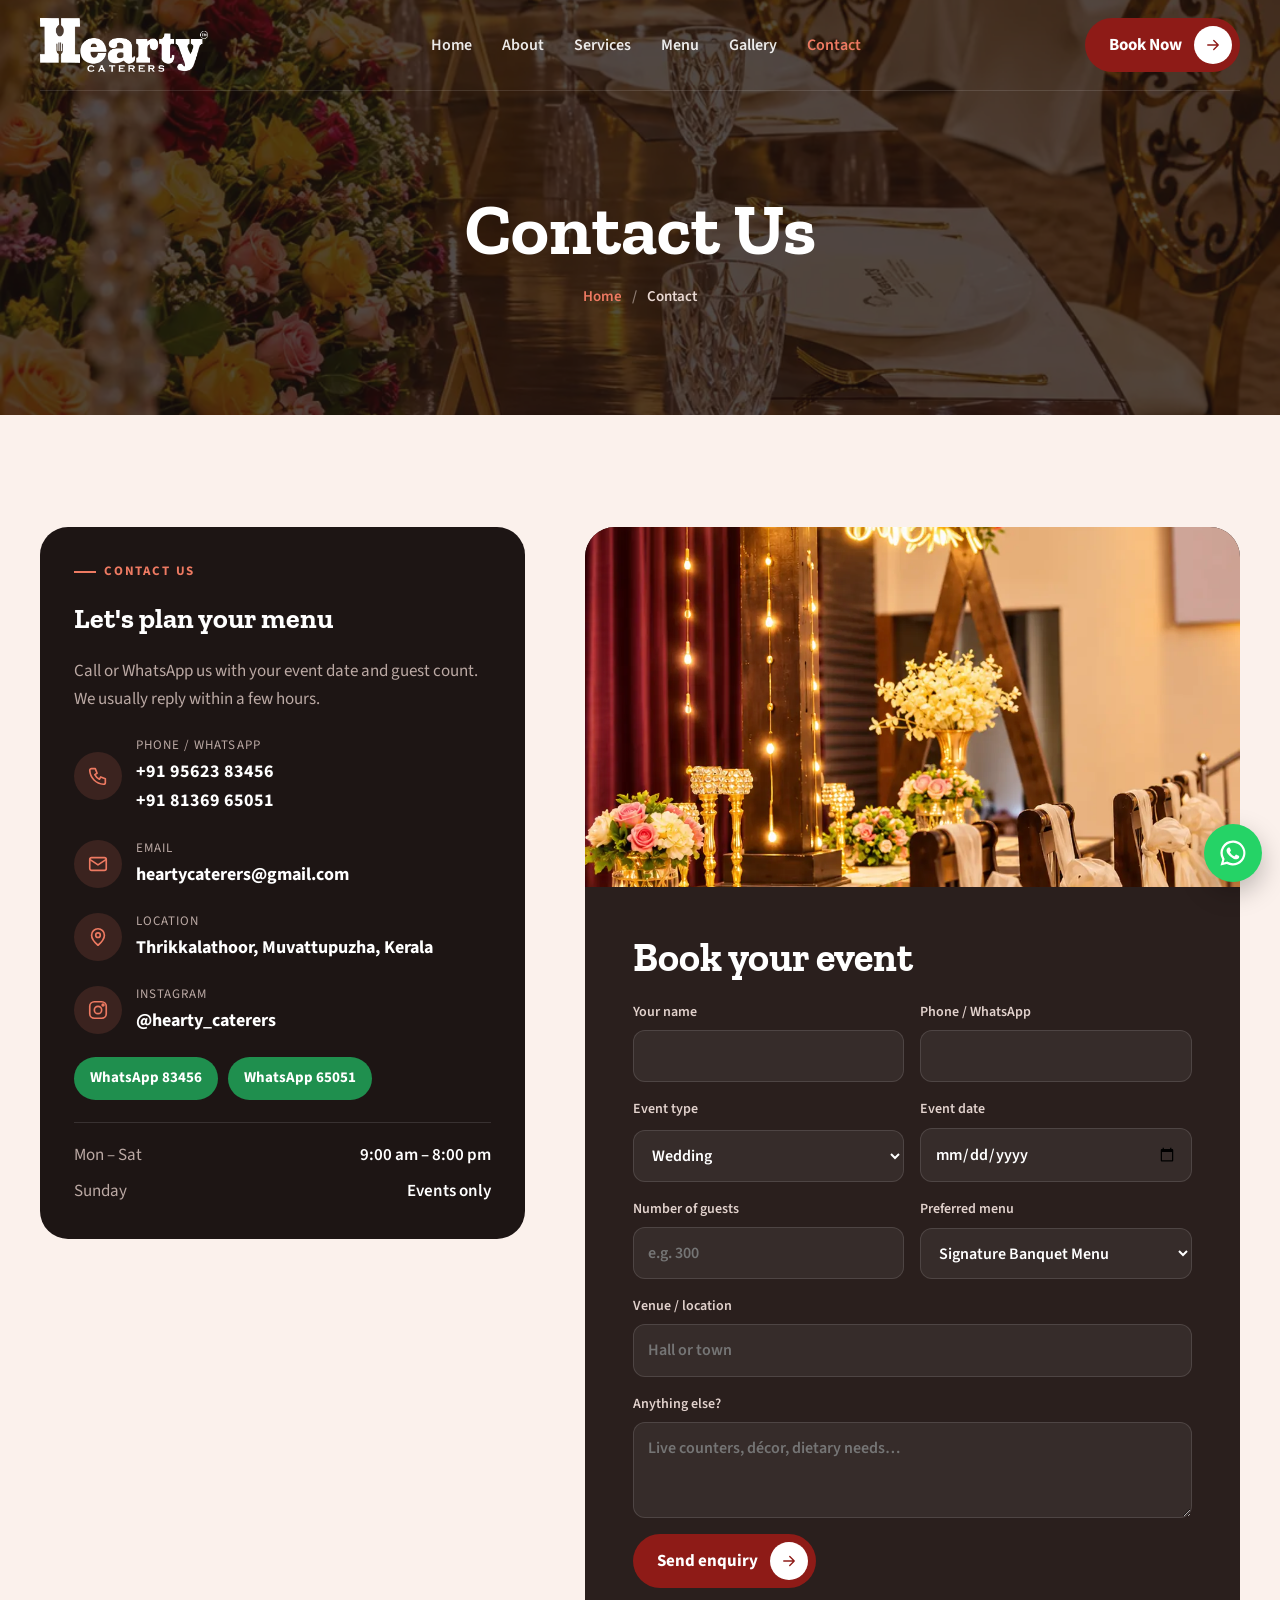
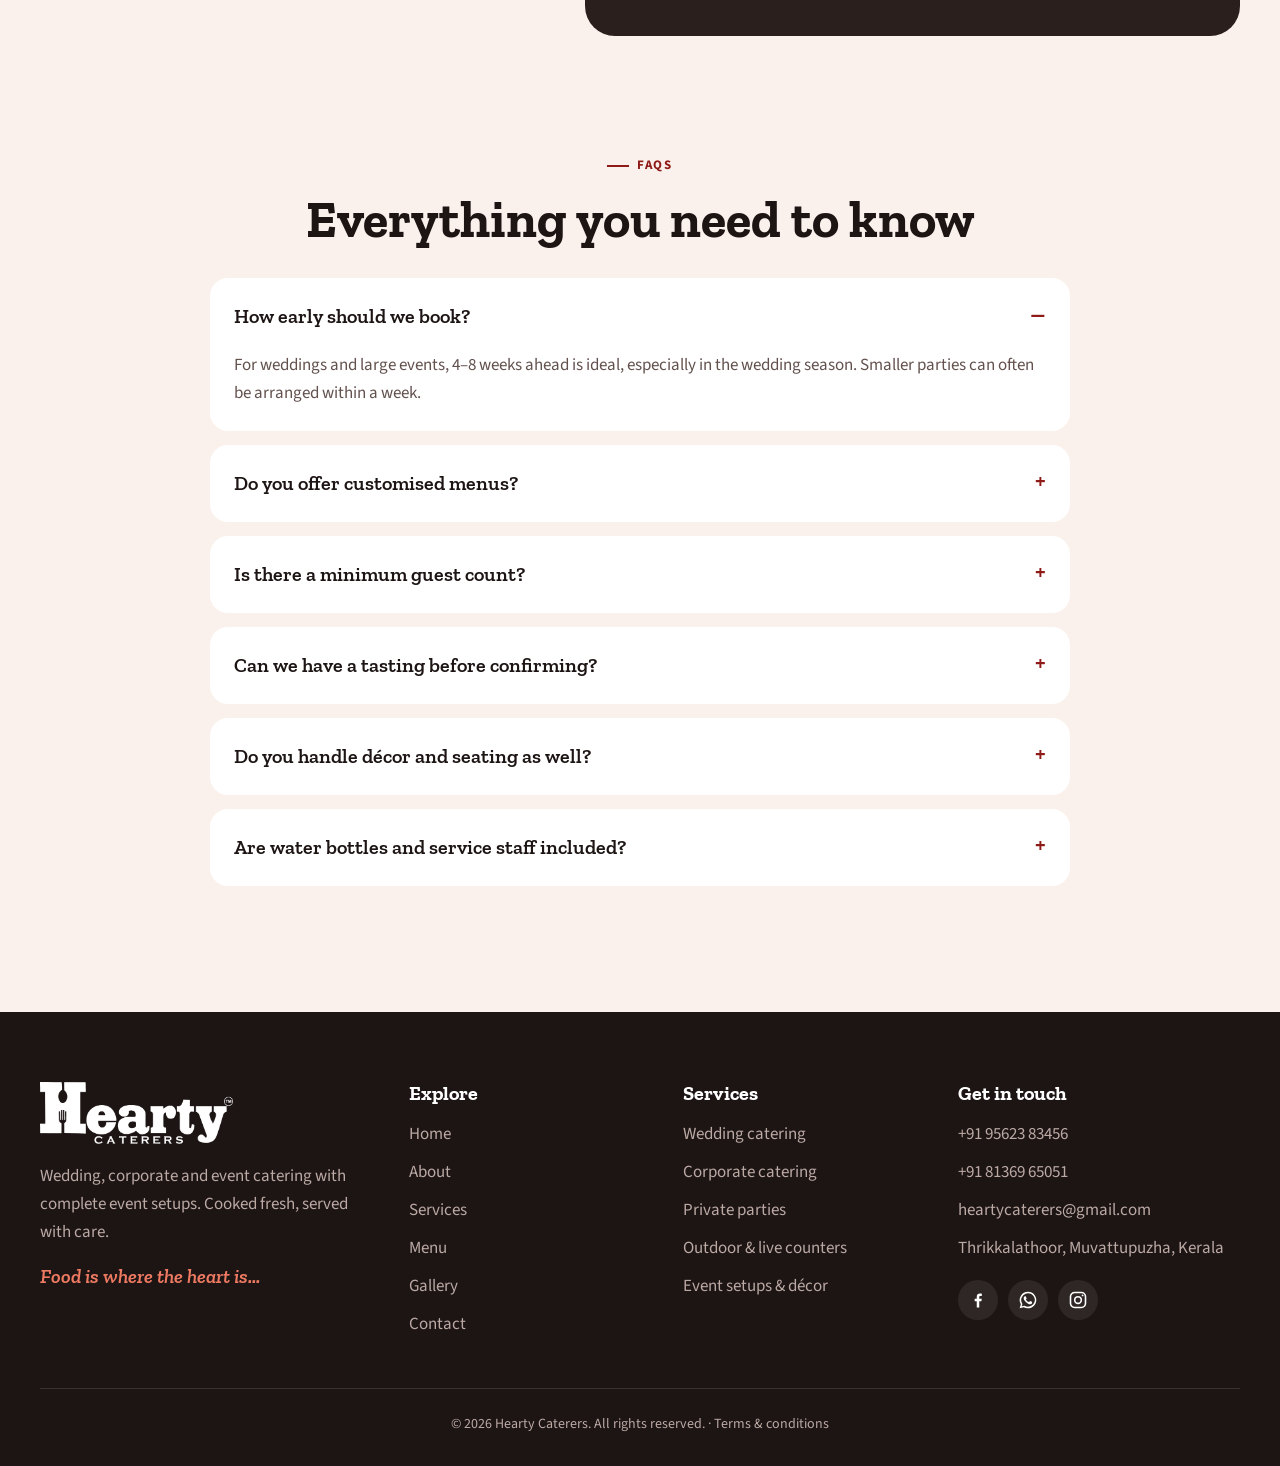
<file: contact.html>
<!doctype html>
<html lang="en">
<head>
<meta charset="utf-8">
<meta name="viewport" content="width=device-width, initial-scale=1, viewport-fit=cover">
<title>Contact · Hearty Caterers</title>
<meta name="description" content="Contact Hearty Caterers to book catering for your event.">
<link rel="icon" href="images/logo-badge.png">
<link rel="preconnect" href="https://fonts.googleapis.com"><link rel="preconnect" href="https://fonts.gstatic.com" crossorigin>
<link rel="stylesheet" href="https://fonts.googleapis.com/css2?family=Zilla+Slab:wght@500;600;700&amp;family=Source+Sans+3:wght@400;500;600;700&amp;display=swap">
<link rel="stylesheet" href="css/style.css?v=95509413">
</head>
<body>
<header><div class="wrap"><nav class="nav" id="nav" aria-label="Main">
<a class="logo" href="index.html" aria-label="Hearty Caterers home"><img src="images/logo-white.png" alt="Hearty Caterers"></a>
<ul><li><a href="index.html">Home</a></li><li><a href="about.html">About</a></li><li><a href="services.html">Services</a></li><li><a href="menu.html">Menu</a></li><li><a href="gallery.html">Gallery</a></li><li><a href="contact.html" aria-current="page">Contact</a></li></ul>
<a class="btn" href="contact.html#book">Book Now <span class="arr" aria-hidden="true"><svg width="18" height="18" viewBox="0 0 24 24" fill="none" stroke="currentColor" stroke-width="1.8" stroke-linecap="round" stroke-linejoin="round" aria-hidden="true"><path d="M5 12h14M13 6l6 6-6 6"/></svg></span></a>
<button class="menu-btn" id="menuBtn" aria-label="Open menu" aria-expanded="false"><svg width="22" height="22" viewBox="0 0 24 24" fill="none" stroke="currentColor" stroke-width="2"><path d="M4 7h16M4 12h16M4 17h16"/></svg></button>
</nav></div></header>
<main>

<section class="banner"><div class="bg" style="background-image:url('images/real-banquet-table.webp')"></div><div class="wrap">
<h1>Contact Us</h1><ol class="crumbs"><li><a href="index.html">Home</a></li><li>Contact</li></ol></div></section>
<section><div class="wrap contact-grid">
<div class="contact-card reveal">
<span class="eyebrow" style="margin:0">Contact us</span><h3>Let's plan your menu</h3>
<p>Call or WhatsApp us with your event date and guest count. We usually reply within a few hours.</p>
<div class="c-row"><div class="ico"><svg width="22" height="22" viewBox="0 0 24 24" fill="none" stroke="currentColor" stroke-width="1.8" stroke-linecap="round" stroke-linejoin="round" aria-hidden="true"><path d="M5 4h4l2 5-2.5 1.5a11 11 0 0 0 5 5L15 13l5 2v4a2 2 0 0 1-2 2A16 16 0 0 1 3 6a2 2 0 0 1 2-2"/></svg></div><div><small>Phone / WhatsApp</small><b><a href="tel:+919562383456">+91 95623 83456</a><br><a href="tel:+918136965051">+91 81369 65051</a></b></div></div>
<div class="c-row"><div class="ico"><svg width="22" height="22" viewBox="0 0 24 24" fill="none" stroke="currentColor" stroke-width="1.8" stroke-linecap="round" stroke-linejoin="round" aria-hidden="true"><rect x="3" y="5" width="18" height="14" rx="2"/><path d="M3 7l9 6 9-6"/></svg></div><div><small>Email</small><b><a href="mailto:heartycaterers@gmail.com">heartycaterers@gmail.com</a></b></div></div>
<div class="c-row"><div class="ico"><svg width="22" height="22" viewBox="0 0 24 24" fill="none" stroke="currentColor" stroke-width="1.8" stroke-linecap="round" stroke-linejoin="round" aria-hidden="true"><path d="M12 21s-7-6-7-11a7 7 0 0 1 14 0c0 5-7 11-7 11z"/><circle cx="12" cy="10" r="2.5"/></svg></div><div><small>Location</small><b>Thrikkalathoor, Muvattupuzha, Kerala</b></div></div>
<div class="c-row"><div class="ico"><svg width="22" height="22" viewBox="0 0 24 24" fill="none" stroke="currentColor" stroke-width="1.8" stroke-linecap="round" stroke-linejoin="round" aria-hidden="true"><rect x="3" y="3" width="18" height="18" rx="5"/><circle cx="12" cy="12" r="4"/><circle cx="17.5" cy="6.5" r="1" fill="currentColor"/></svg></div><div><small>Instagram</small><b><a href="https://www.instagram.com/hearty_caterers/" target="_blank" rel="noopener">@hearty_caterers</a></b></div></div>
<div class="wa-row"><a class="wa" href="https://wa.me/919562383456" target="_blank" rel="noopener">WhatsApp 83456</a><a class="wa" href="https://wa.me/918136965051" target="_blank" rel="noopener">WhatsApp 65051</a></div>
<div class="hours"><div><span>Mon – Sat</span><b>9:00 am – 8:00 pm</b></div><div><span>Sunday</span><b>Events only</b></div></div>
</div>
<div class="book" id="book">
<div class="pic"><img src="images/real-dining-tables.webp" alt="Decorated dining tables set up by Hearty Caterers" loading="lazy"></div>
<form id="enq" novalidate>
<h2 style="color:#fff">Book your event</h2>
<label>Your name<input id="f-name" name="name" required autocomplete="name"></label>
<label>Phone / WhatsApp<input id="f-phone" name="phone" type="tel" required autocomplete="tel"></label>
<label>Event type<select id="f-type" name="type"><option>Wedding</option><option>Engagement / Reception</option><option>Corporate</option><option>Birthday / Private party</option><option>Outdoor event</option><option>Other</option></select></label>
<label>Event date<input id="f-date" name="date" type="date"></label>
<label>Number of guests<input id="f-guests" name="guests" type="number" min="10" placeholder="e.g. 300"></label>
<label>Preferred menu<select id="f-menu" name="menu"><option>Signature Banquet Menu</option><option>Classic Celebration Menu</option><option>Grand Feast Menu</option><option>Custom menu</option><option>Not sure yet</option></select></label>
<label class="full">Venue / location<input id="f-venue" name="venue" placeholder="Hall or town"></label>
<label class="full">Anything else?<textarea id="f-msg" name="msg" placeholder="Live counters, décor, dietary needs…"></textarea></label>
<div class="full"><button class="btn" type="submit">Send enquiry <span class="arr" aria-hidden="true"><svg width="18" height="18" viewBox="0 0 24 24" fill="none" stroke="currentColor" stroke-width="1.8" stroke-linecap="round" stroke-linejoin="round" aria-hidden="true"><path d="M5 12h14M13 6l6 6-6 6"/></svg></span></button></div>
<p class="ok" id="ok" hidden>Thank you! Our team will call you shortly to plan your event.</p>
</form></div>
</div></section>
<section style="padding-top:0"><div class="wrap faq-wrap" style="grid-template-columns:1fr">
<div><div class="head center" style="margin-bottom:30px"><div><span class="eyebrow">FAQs</span><h2>Everything you need to know</h2></div></div>
<div style="max-width:860px;margin:0 auto"><details open><summary>How early should we book?</summary><p>For weddings and large events, 4–8 weeks ahead is ideal, especially in the wedding season. Smaller parties can often be arranged within a week.</p></details><details><summary>Do you offer customised menus?</summary><p>Yes. Pick any dishes from the Custom Menu on our Menu page, or start from one of our set menus and swap dishes. We can also adjust spice levels and cater for vegetarian needs.</p></details><details><summary>Is there a minimum guest count?</summary><p>We cater events from around 50 guests upwards. For smaller gatherings, ask us about party trays.</p></details><details><summary>Can we have a tasting before confirming?</summary><p>Yes. Once you shortlist a menu, we arrange a tasting session at our kitchen for your family.</p></details><details><summary>Do you handle décor and seating as well?</summary><p>Yes. Stage décor, entrance, table settings and chair covers can be added to your catering package.</p></details><details><summary>Are water bottles and service staff included?</summary><p>Our menus include 300 ml water bottles and a uniformed service team. Counters, crockery and clean-up are part of the package.</p></details></div></div>
</div></section>

</main>
<footer><div class="wrap">
<div class="f-grid">
<div><img src="images/logo-white.png" alt="Hearty Caterers"><p>Wedding, corporate and event catering with complete event setups. Cooked fresh, served with care.</p><p class="tagline">Food is where the heart is…</p></div>
<div><h4>Explore</h4><ul><li><a href="index.html">Home</a></li><li><a href="about.html">About</a></li><li><a href="services.html">Services</a></li><li><a href="menu.html">Menu</a></li><li><a href="gallery.html">Gallery</a></li><li><a href="contact.html">Contact</a></li></ul></div>
<div><h4>Services</h4><ul><li><a href="services.html#wedding">Wedding catering</a></li><li><a href="services.html#corporate">Corporate catering</a></li><li><a href="services.html#parties">Private parties</a></li><li><a href="services.html#outdoor">Outdoor &amp; live counters</a></li><li><a href="services.html#setups">Event setups &amp; décor</a></li></ul></div>
<div><h4>Get in touch</h4><ul><li><a href="tel:+919562383456">+91 95623 83456</a></li><li><a href="tel:+918136965051">+91 81369 65051</a></li><li><a href="mailto:heartycaterers@gmail.com">heartycaterers@gmail.com</a></li><li>Thrikkalathoor, Muvattupuzha, Kerala</li></ul><div class="socials"><a class="soc" href="https://www.facebook.com/share/14vhnPP2WJ4/" target="_blank" rel="noopener" aria-label="Facebook"><svg viewBox="0 0 24 24" width="20" height="20" fill="currentColor" aria-hidden="true"><path d="M13.5 21v-7.5h2.6l.4-3h-3V8.6c0-.9.3-1.5 1.5-1.5h1.6V4.4c-.3 0-1.2-.1-2.3-.1-2.3 0-3.8 1.4-3.8 3.9v2.3H8v3h2.5V21h3Z"/></svg></a><a class="soc" href="https://wa.me/919562383456" target="_blank" rel="noopener" aria-label="WhatsApp"><svg viewBox="0 0 24 24" width="20" height="20" fill="currentColor" aria-hidden="true"><path d="M12 2a10 10 0 0 0-8.6 15.1L2 22l5-1.3A10 10 0 1 0 12 2Zm0 18.2a8.2 8.2 0 0 1-4.2-1.2l-.3-.2-3 .8.8-2.9-.2-.3A8.2 8.2 0 1 1 12 20.2Zm4.5-6.1c-.2-.1-1.5-.7-1.7-.8s-.4-.1-.6.1-.7.8-.8 1-.3.2-.5.1a6.7 6.7 0 0 1-3.3-2.9c-.3-.4.2-.4.7-1.4a.5.5 0 0 0 0-.4l-.8-1.8c-.2-.5-.4-.4-.6-.4h-.5a.9.9 0 0 0-.7.3 2.8 2.8 0 0 0-.9 2.1 4.9 4.9 0 0 0 1 2.6 11.2 11.2 0 0 0 4.3 3.8c1.6.7 2.2.7 3 .6a2.6 2.6 0 0 0 1.7-1.2 2.1 2.1 0 0 0 .1-1.2c0-.2-.2-.3-.4-.4Z"/></svg></a><a class="soc" href="https://www.instagram.com/hearty_caterers/" target="_blank" rel="noopener" aria-label="Instagram"><svg viewBox="0 0 24 24" width="20" height="20" fill="none" stroke="currentColor" stroke-width="1.9" aria-hidden="true"><rect x="3" y="3" width="18" height="18" rx="5"/><circle cx="12" cy="12" r="4"/><circle cx="17.5" cy="6.5" r="1.1" fill="currentColor" stroke="none"/></svg></a></div></div>
</div>
<div class="f-bottom"><span>© <span class="yr">2026</span> Hearty Caterers. All rights reserved. · <a href="menu.html#terms">Terms &amp; conditions</a></span></div>
</div></footer>
<a class="wa-float" href="https://wa.me/919562383456?text=Hi%20Hearty%20Caterers%2C%20I%27d%20like%20to%20know%20more%20about%20your%20catering." target="_blank" rel="noopener" aria-label="Chat on WhatsApp"><svg viewBox="0 0 24 24" width="30" height="30" fill="currentColor" aria-hidden="true"><path d="M12 2a10 10 0 0 0-8.6 15.1L2 22l5-1.3A10 10 0 1 0 12 2Zm0 18.2a8.2 8.2 0 0 1-4.2-1.2l-.3-.2-3 .8.8-2.9-.2-.3A8.2 8.2 0 1 1 12 20.2Zm4.5-6.1c-.2-.1-1.5-.7-1.7-.8s-.4-.1-.6.1-.7.8-.8 1-.3.2-.5.1a6.7 6.7 0 0 1-3.3-2.9c-.3-.4.2-.4.7-1.4a.5.5 0 0 0 0-.4l-.8-1.8c-.2-.5-.4-.4-.6-.4h-.5a.9.9 0 0 0-.7.3 2.8 2.8 0 0 0-.9 2.1 4.9 4.9 0 0 0 1 2.6 11.2 11.2 0 0 0 4.3 3.8c1.6.7 2.2.7 3 .6a2.6 2.6 0 0 0 1.7-1.2 2.1 2.1 0 0 0 .1-1.2c0-.2-.2-.3-.4-.4Z"/></svg></a>
<script src="js/main.js?v=95509286"></script>
</body>
</html>
</file>
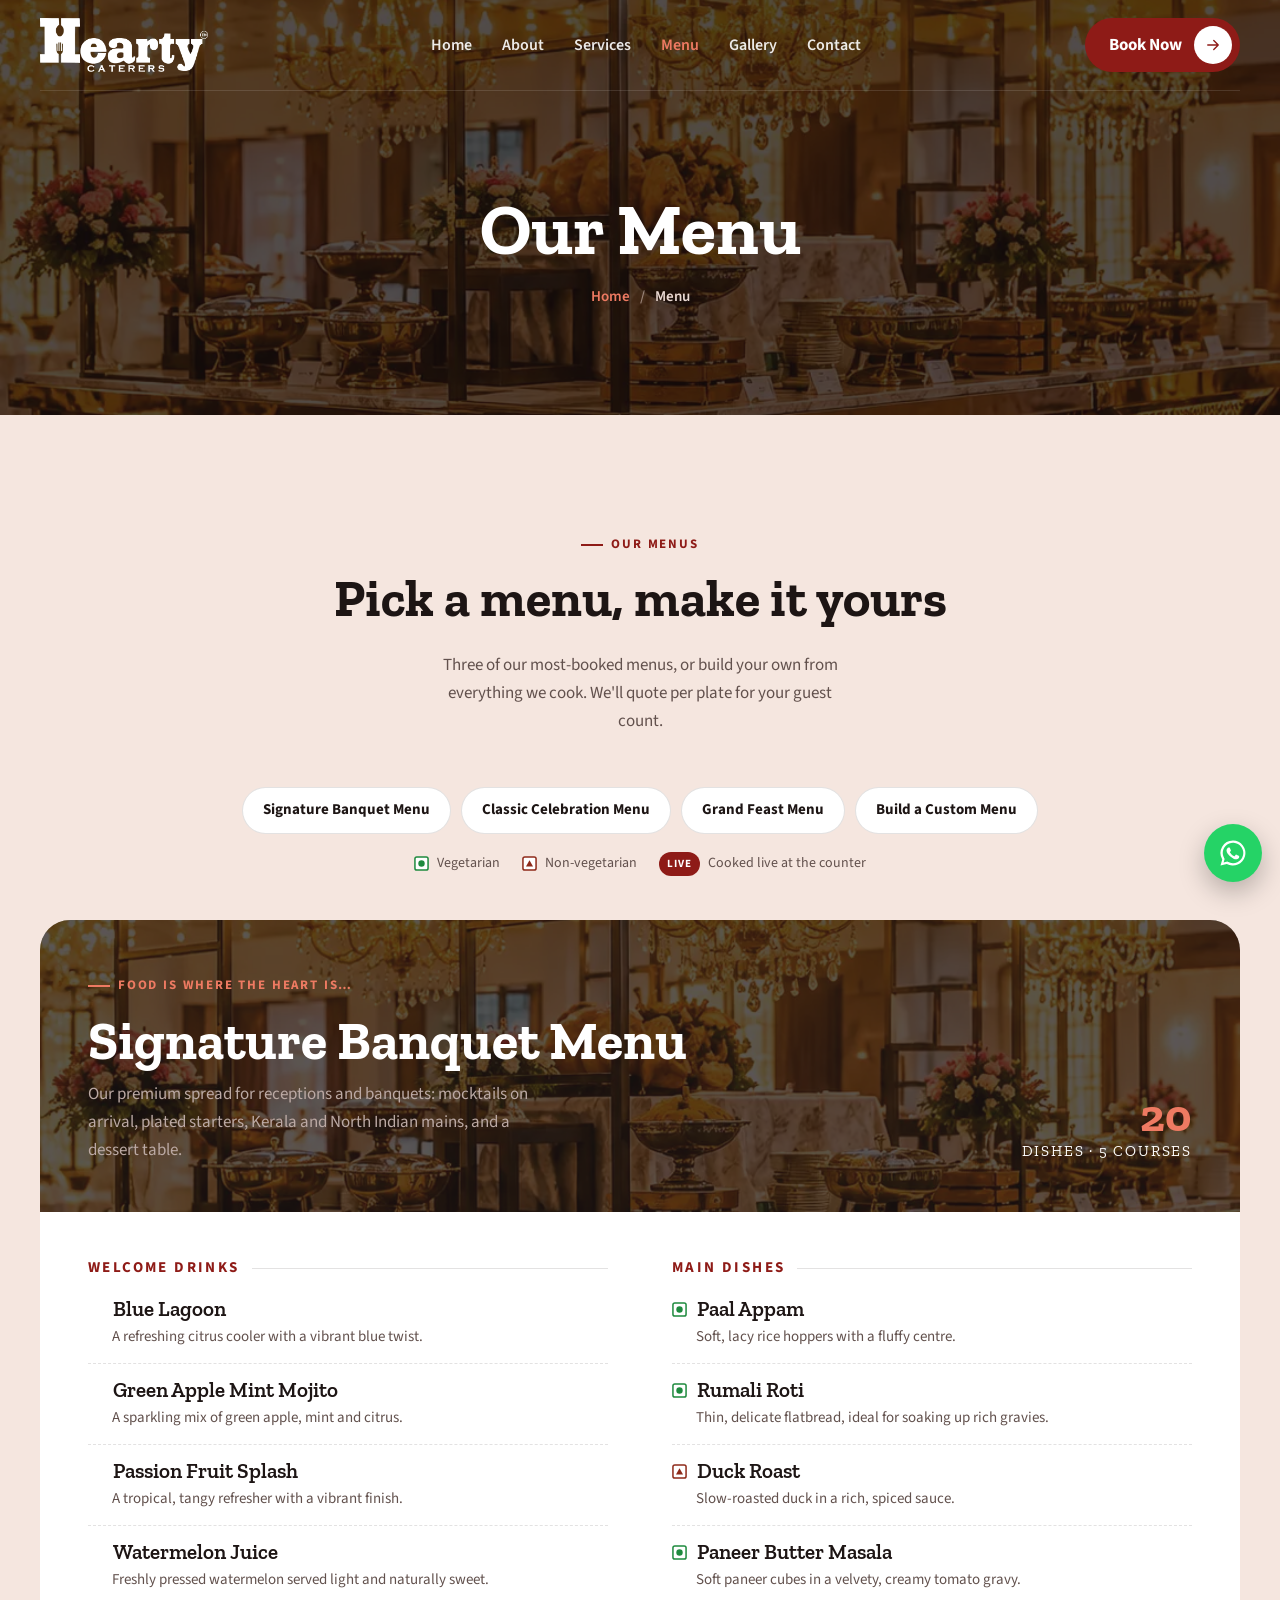
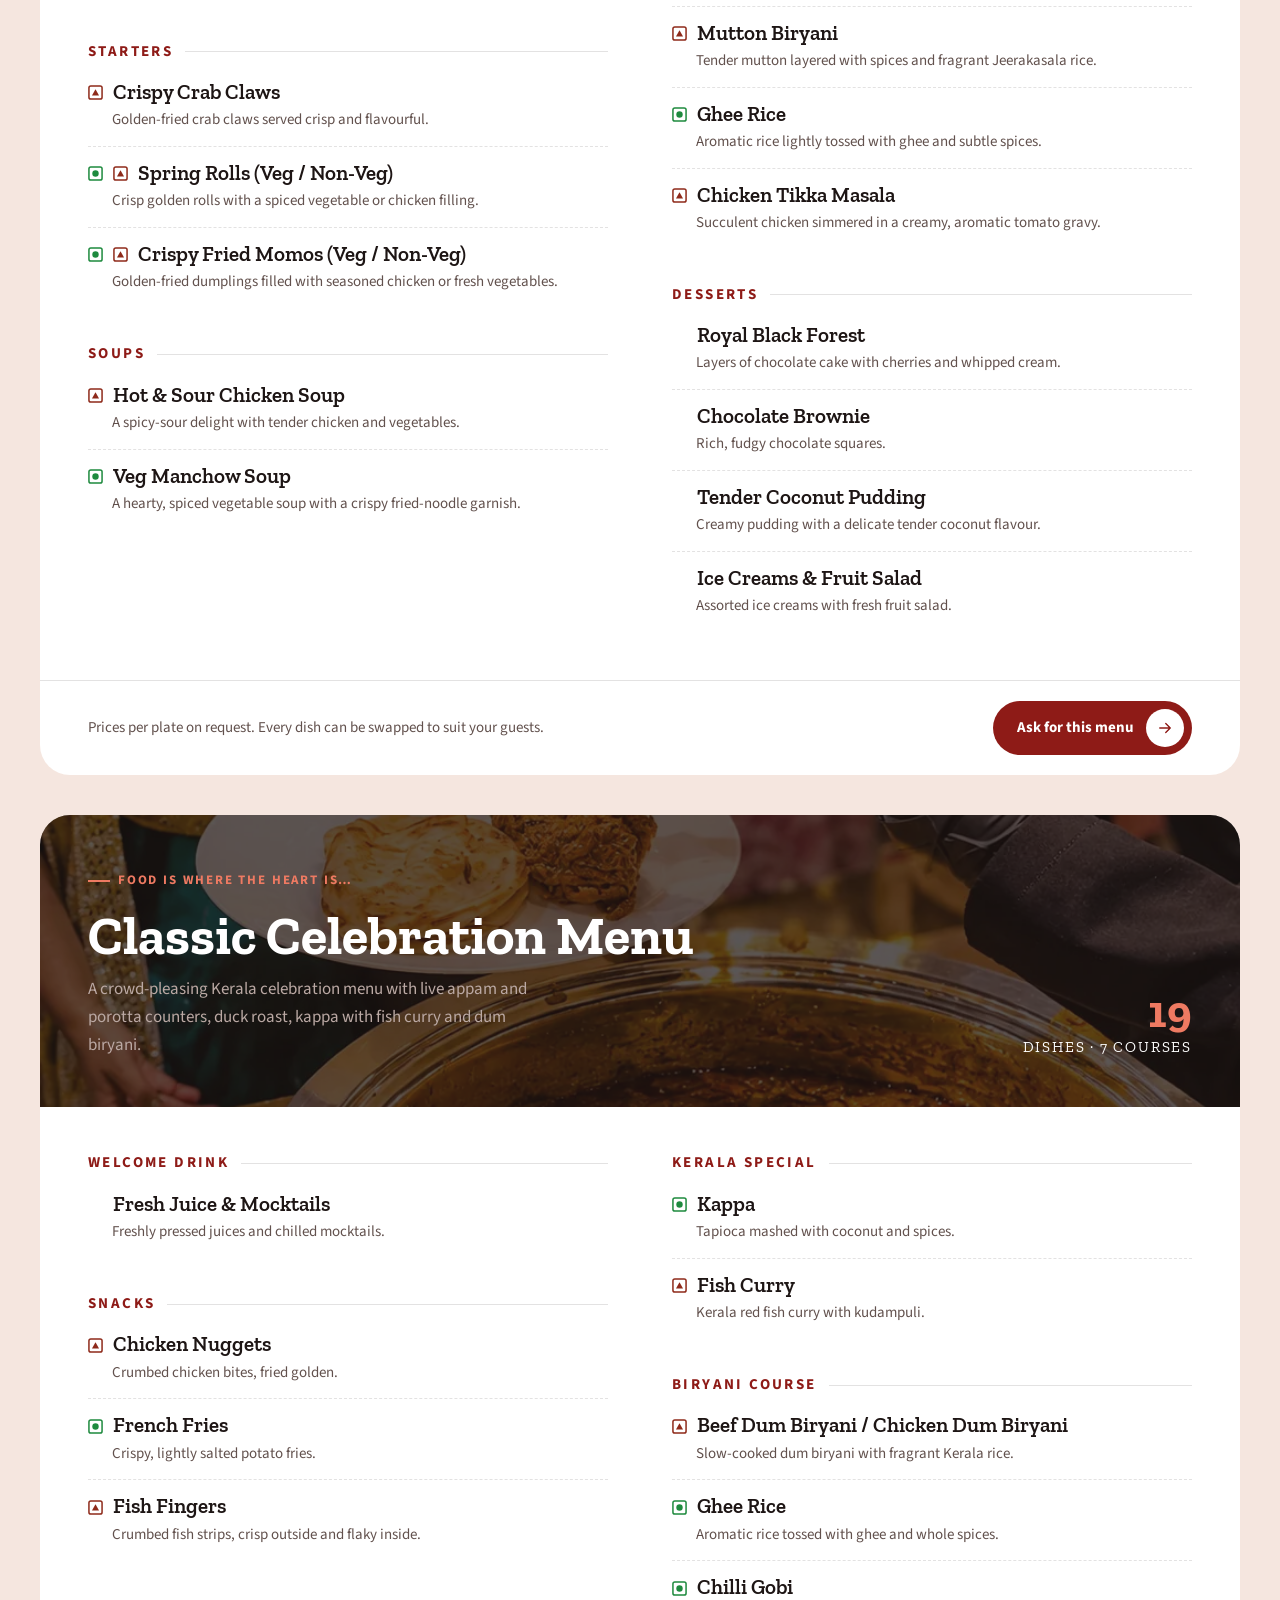
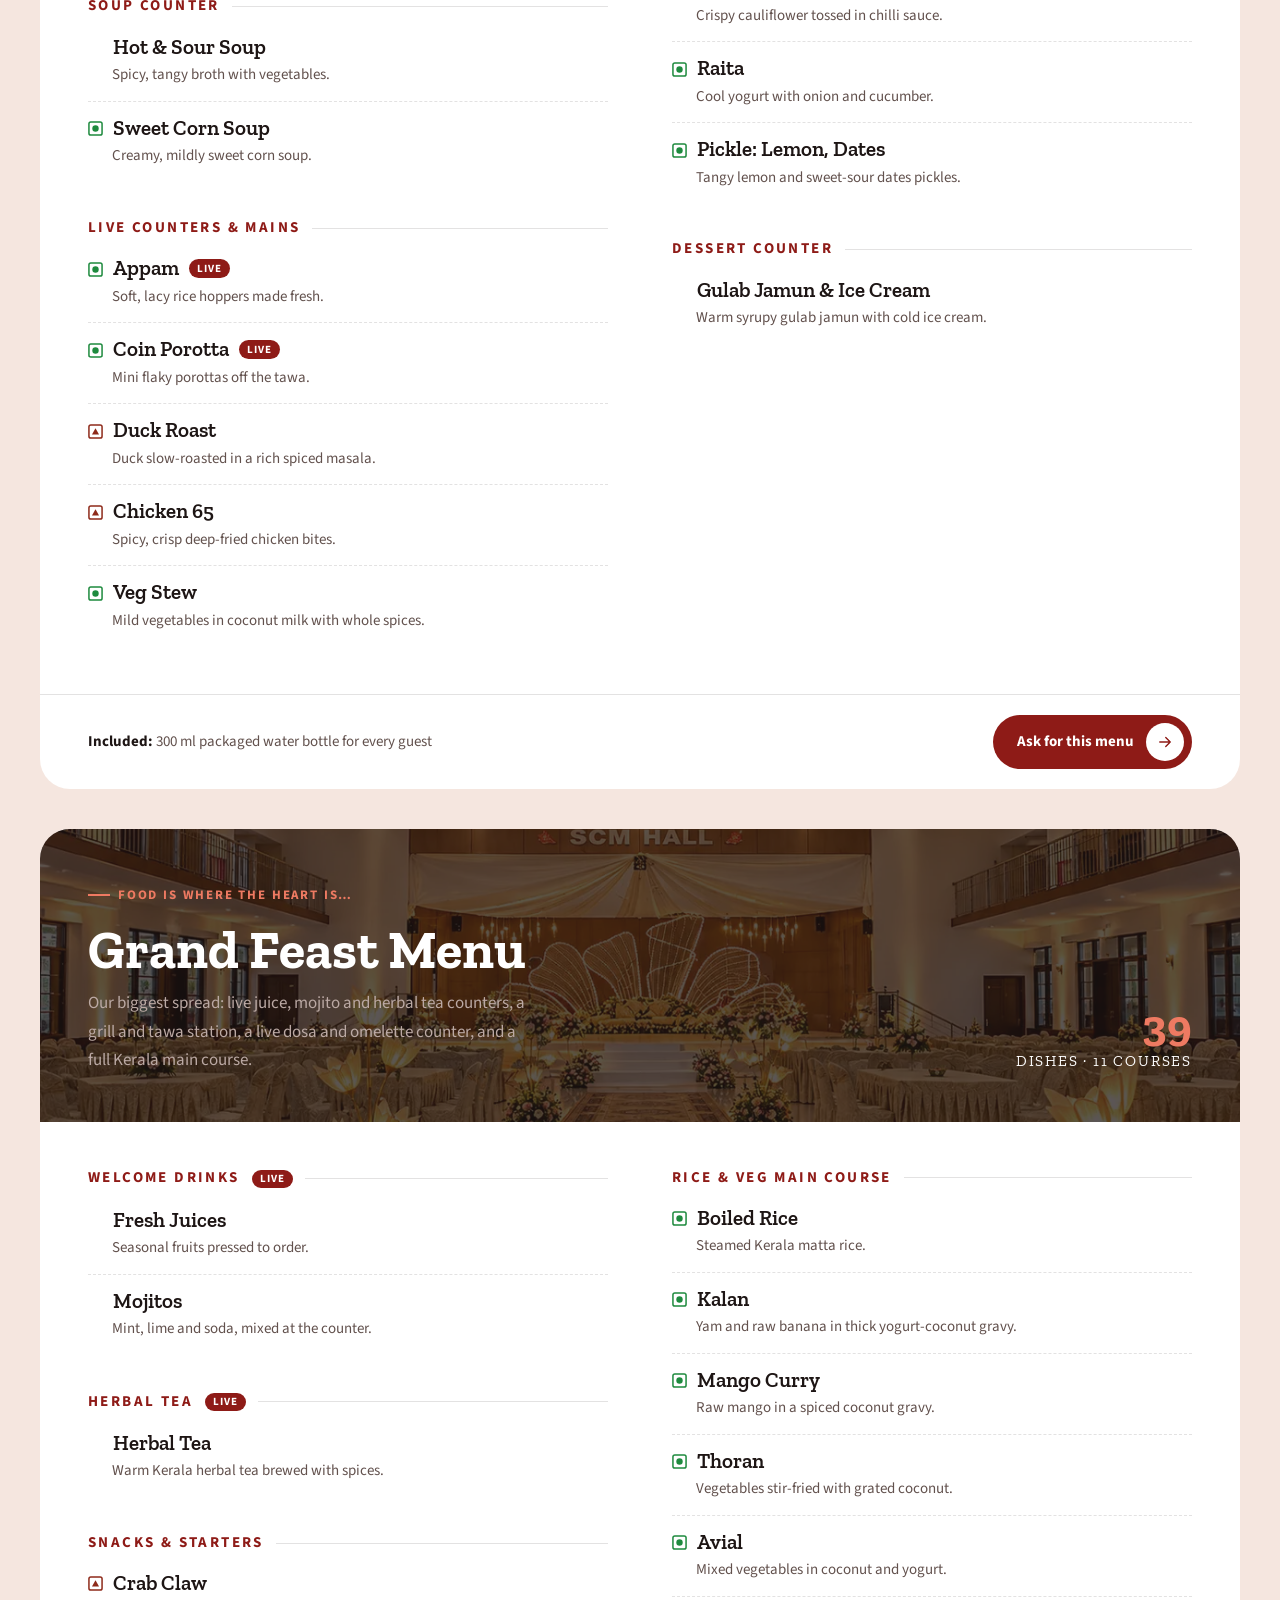
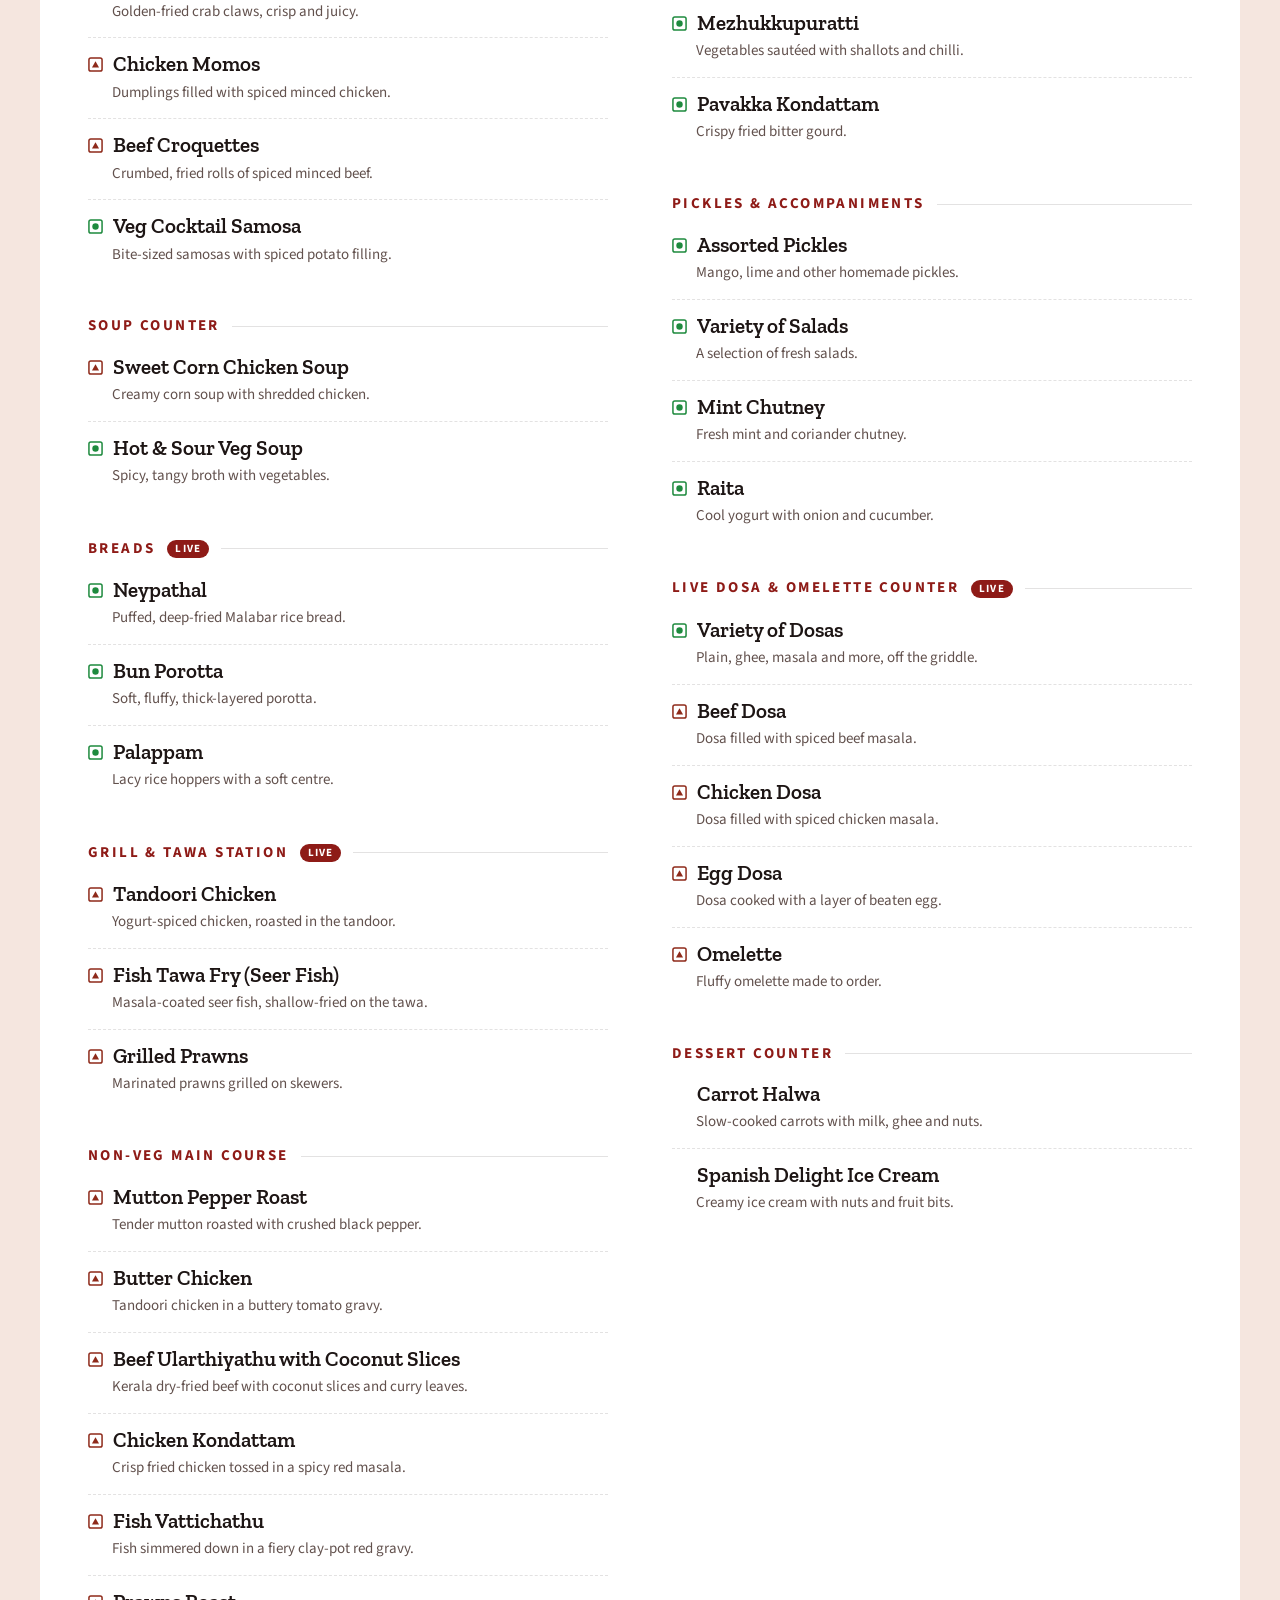
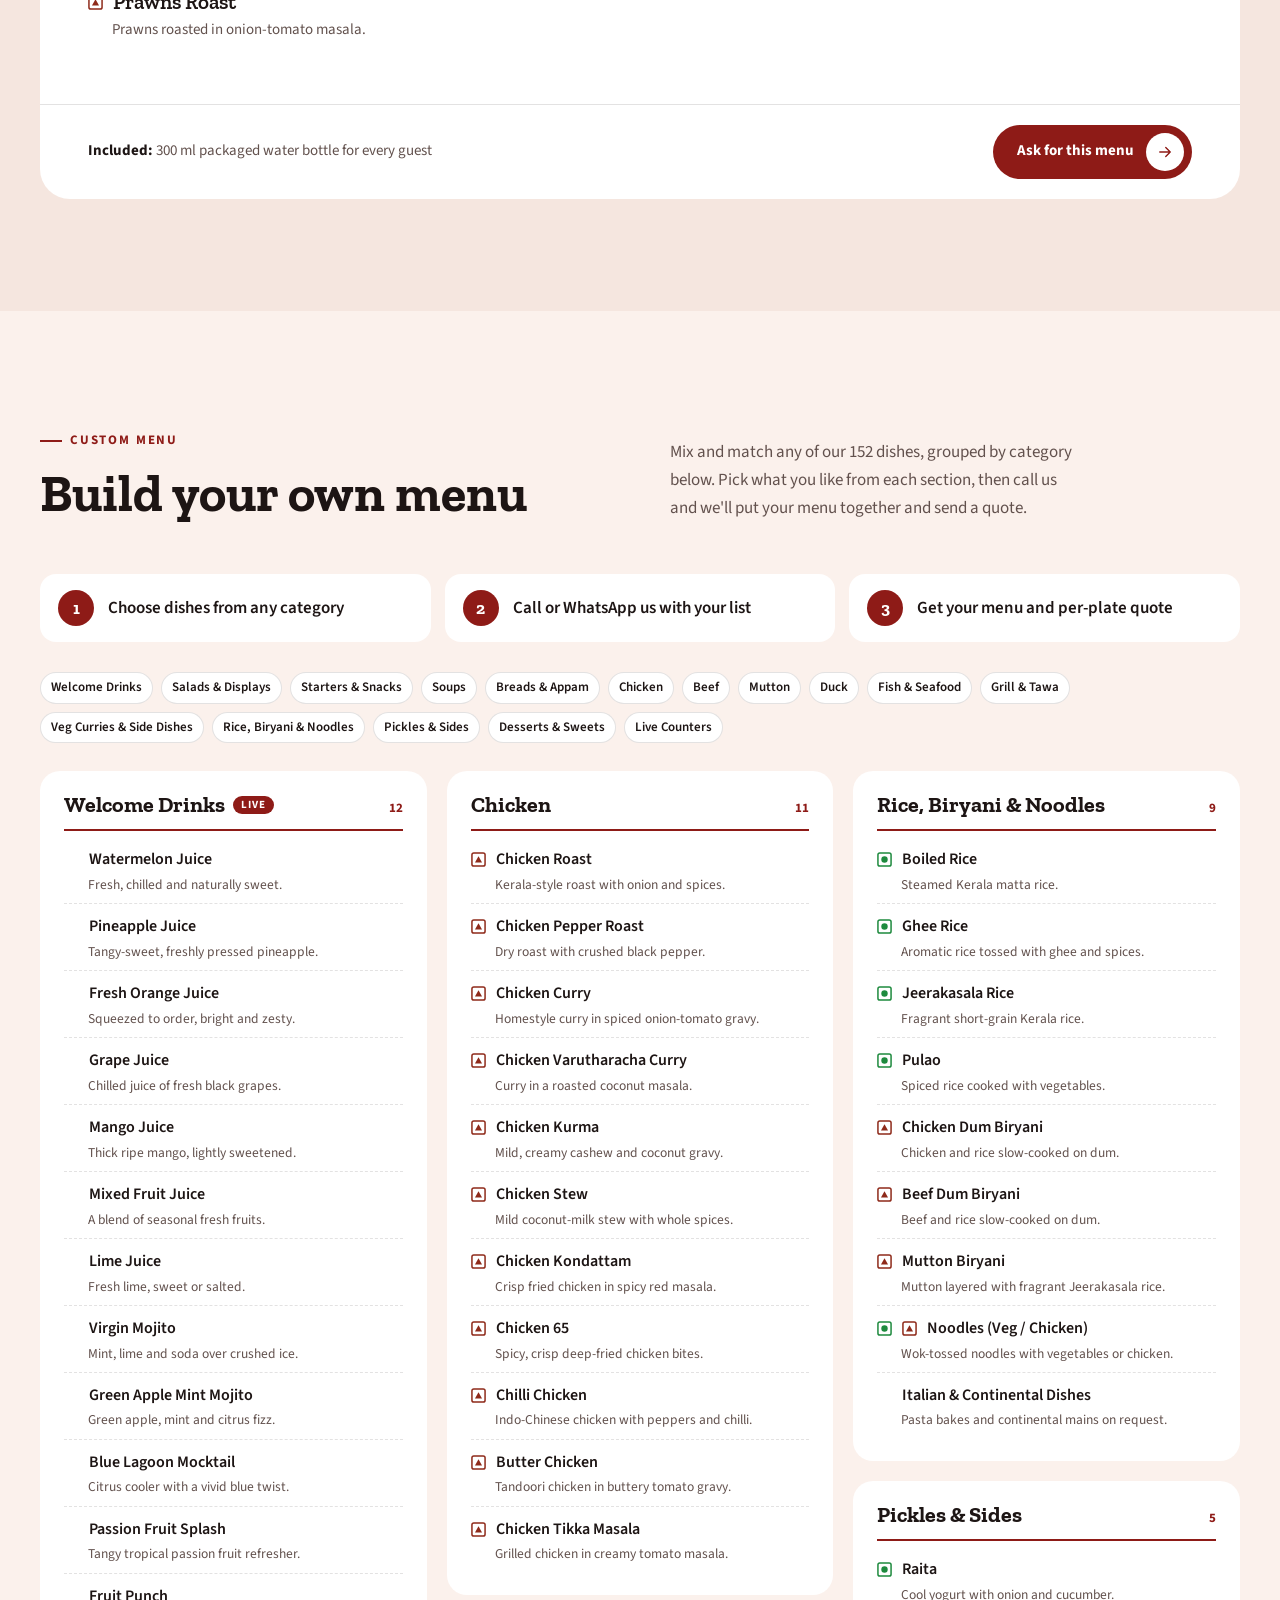
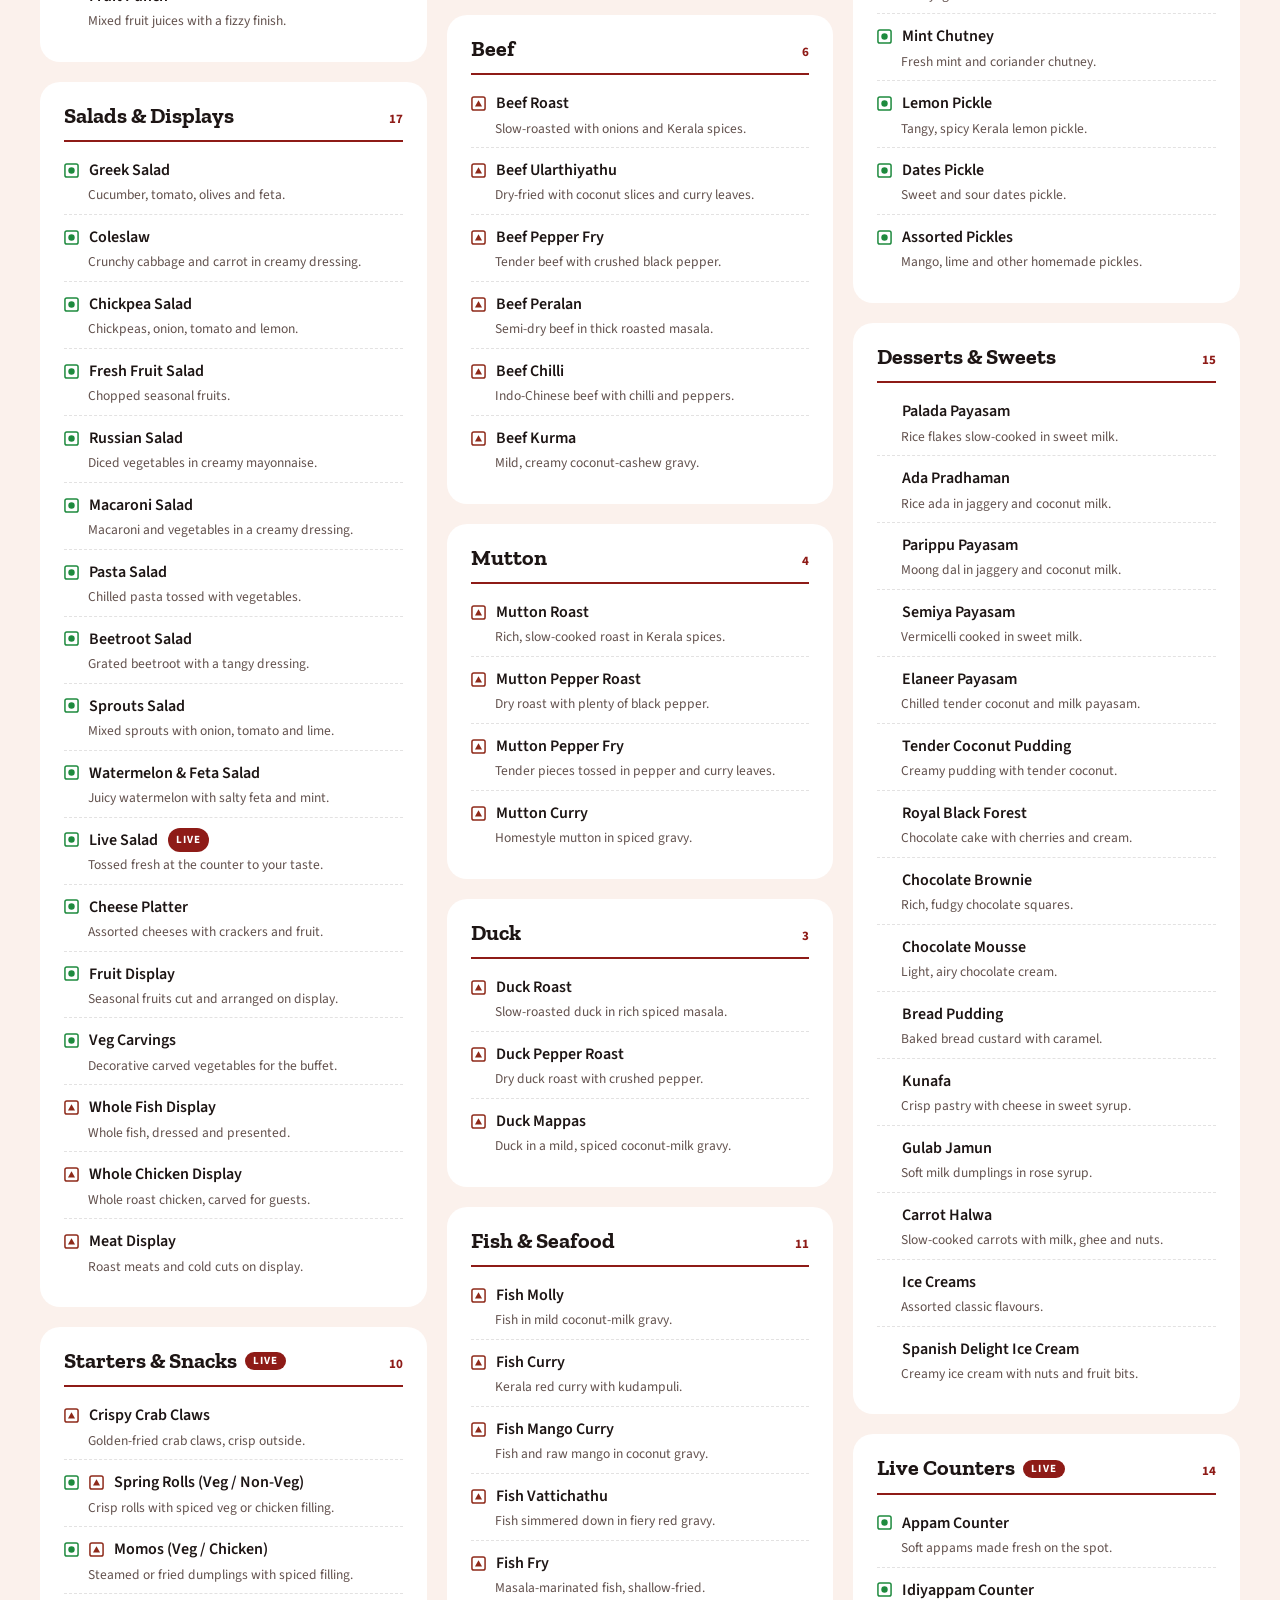
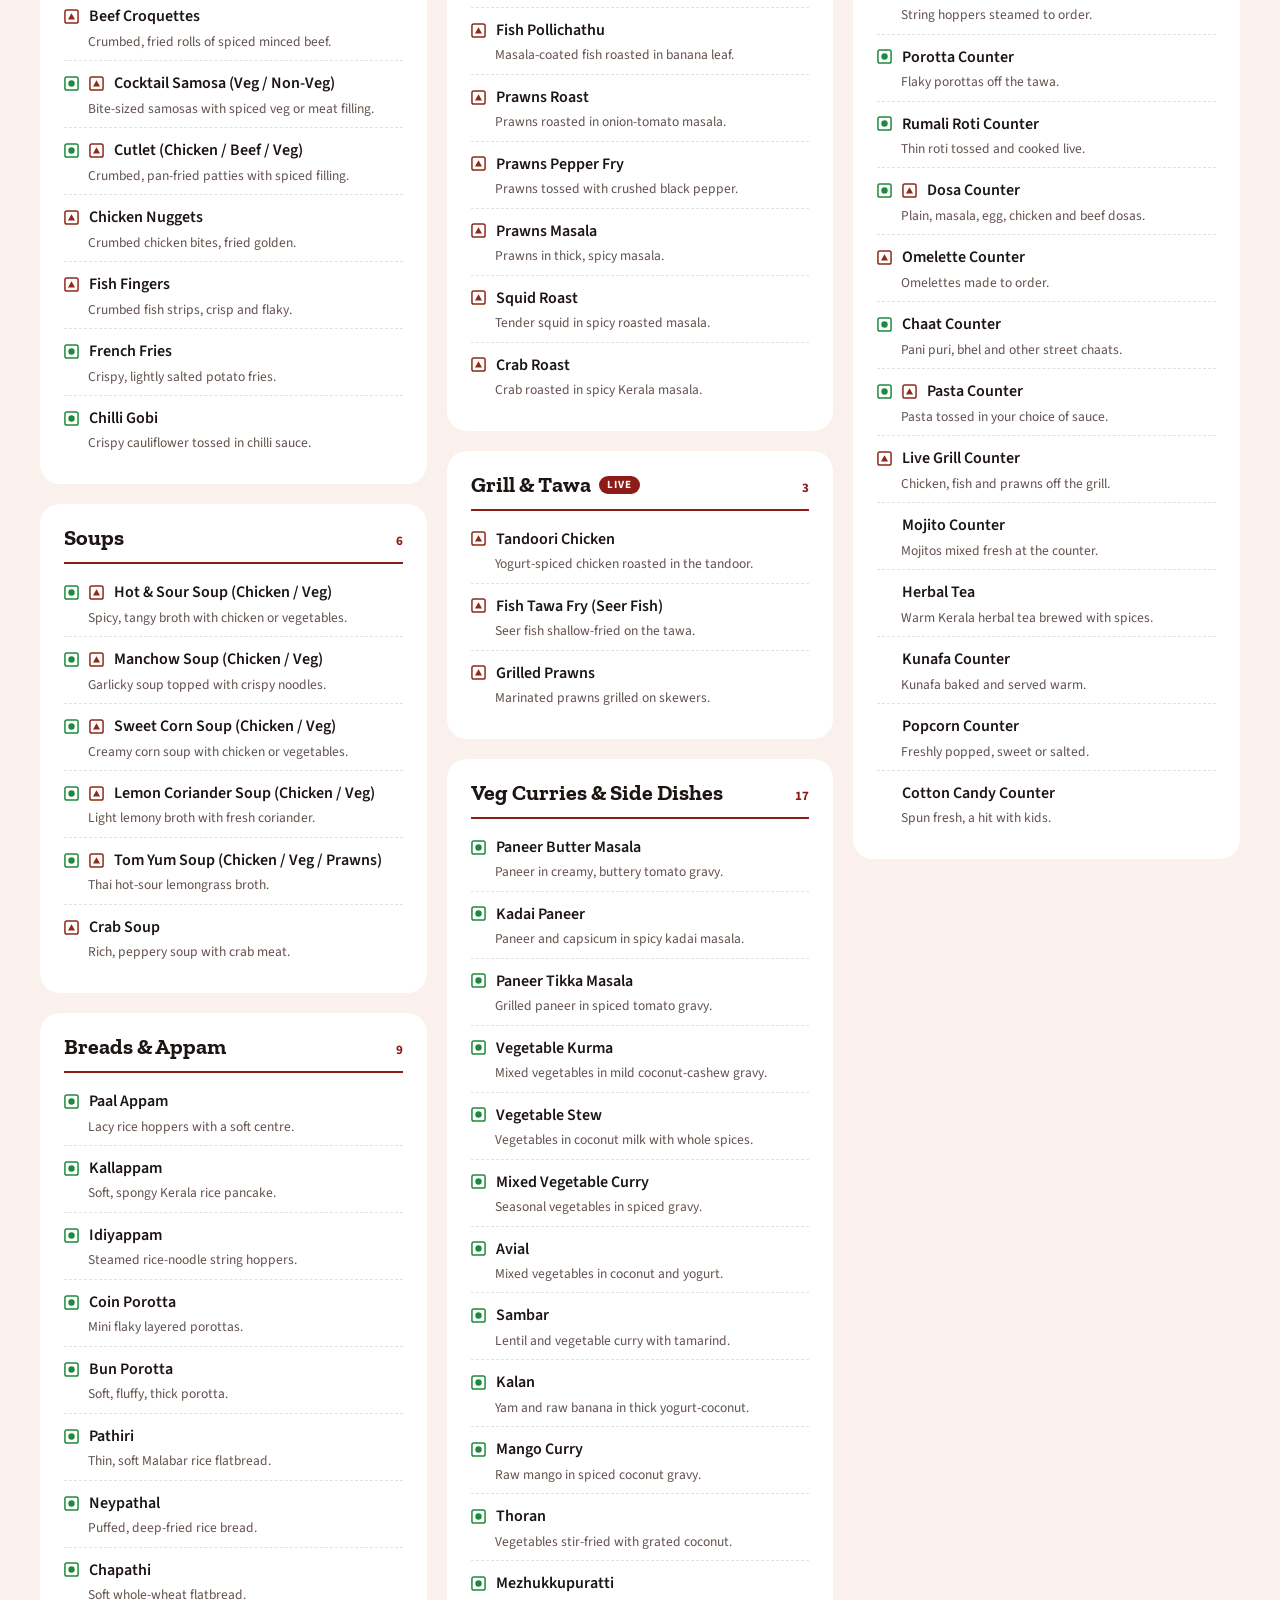
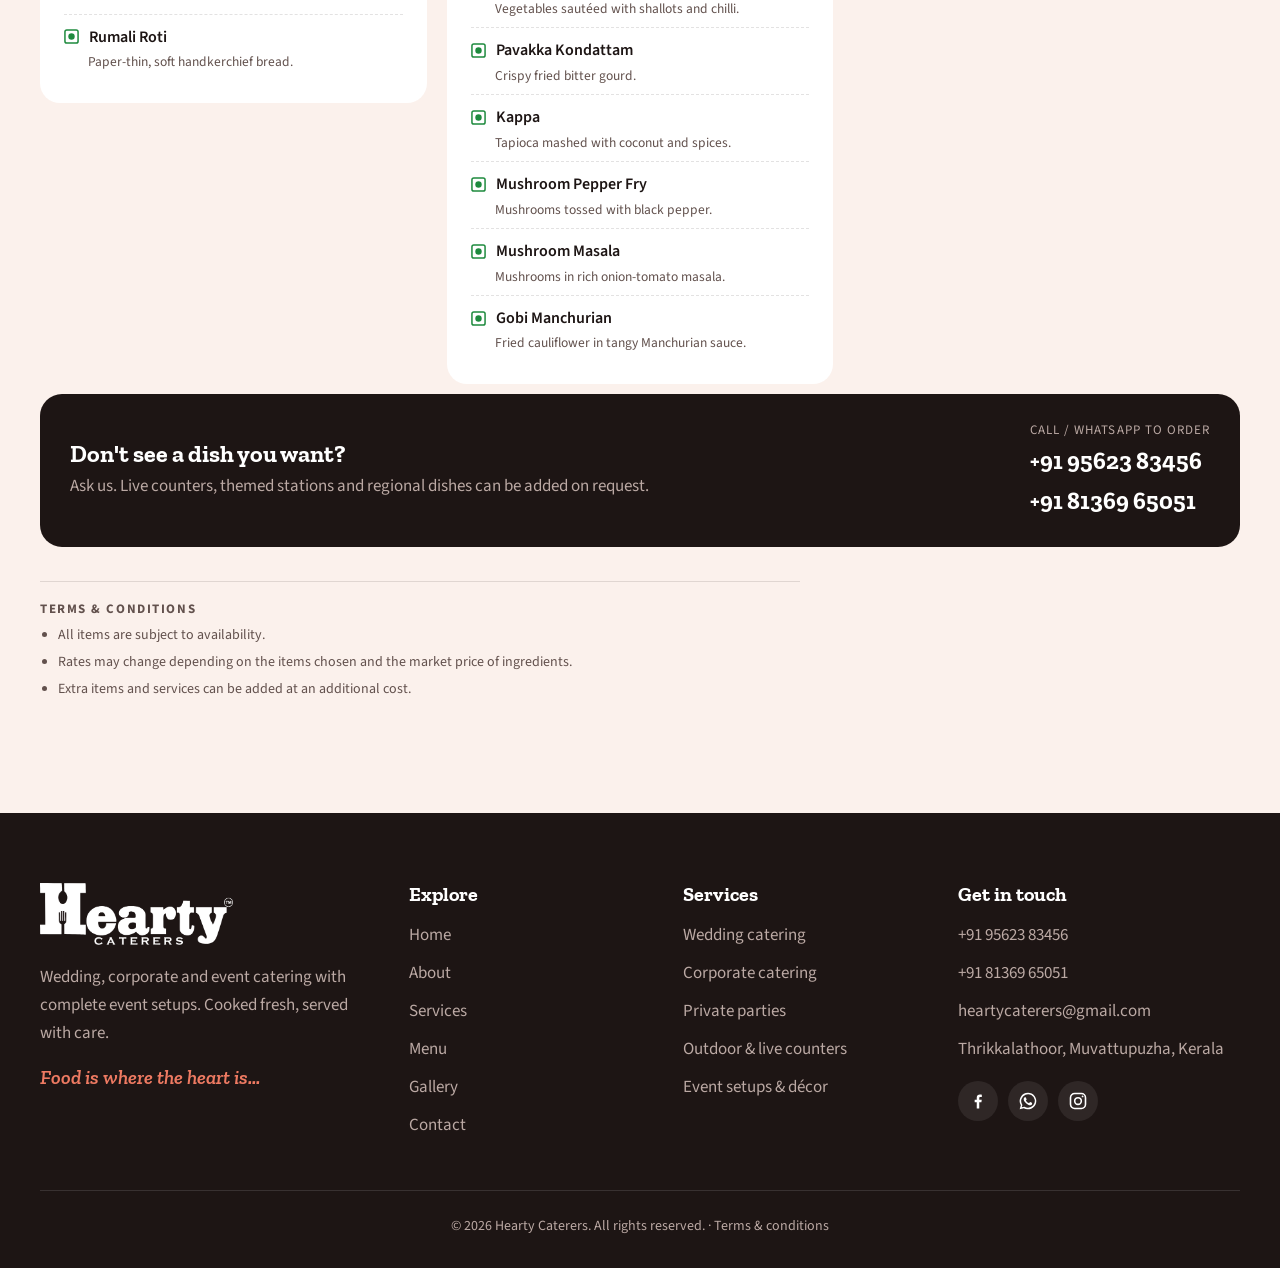
<file: menu.html>
<!doctype html>
<html lang="en">
<head>
<meta charset="utf-8">
<meta name="viewport" content="width=device-width, initial-scale=1, viewport-fit=cover">
<title>Our Menu · Hearty Caterers</title>
<meta name="description" content="Hearty Caterers menus — Signature Banquet, Classic Celebration and Grand Feast menus, plus a fully custom menu.">
<link rel="icon" href="images/logo-badge.png">
<link rel="preconnect" href="https://fonts.googleapis.com"><link rel="preconnect" href="https://fonts.gstatic.com" crossorigin>
<link rel="stylesheet" href="https://fonts.googleapis.com/css2?family=Zilla+Slab:wght@500;600;700&amp;family=Source+Sans+3:wght@400;500;600;700&amp;display=swap">
<link rel="stylesheet" href="css/style.css?v=95509413">
</head>
<body>
<header><div class="wrap"><nav class="nav" id="nav" aria-label="Main">
<a class="logo" href="index.html" aria-label="Hearty Caterers home"><img src="images/logo-white.png" alt="Hearty Caterers"></a>
<ul><li><a href="index.html">Home</a></li><li><a href="about.html">About</a></li><li><a href="services.html">Services</a></li><li><a href="menu.html" aria-current="page">Menu</a></li><li><a href="gallery.html">Gallery</a></li><li><a href="contact.html">Contact</a></li></ul>
<a class="btn" href="contact.html#book">Book Now <span class="arr" aria-hidden="true"><svg width="18" height="18" viewBox="0 0 24 24" fill="none" stroke="currentColor" stroke-width="1.8" stroke-linecap="round" stroke-linejoin="round" aria-hidden="true"><path d="M5 12h14M13 6l6 6-6 6"/></svg></span></a>
<button class="menu-btn" id="menuBtn" aria-label="Open menu" aria-expanded="false"><svg width="22" height="22" viewBox="0 0 24 24" fill="none" stroke="currentColor" stroke-width="2"><path d="M4 7h16M4 12h16M4 17h16"/></svg></button>
</nav></div></header>
<main>

<section class="banner"><div class="bg" style="background-image:url('images/real-buffet-station.webp')"></div><div class="wrap">
<h1>Our Menu</h1><ol class="crumbs"><li><a href="index.html">Home</a></li><li>Menu</li></ol></div></section>
<section style="background:#F5E6DF"><div class="wrap">
<div class="head center"><div><span class="eyebrow">Our menus</span><h2>Pick a menu, make it yours</h2></div><p>Three of our most-booked menus, or build your own from everything we cook. We'll quote per plate for your guest count.</p></div>
<div class="menu-tabs menu-switch">
<button type="button" data-jump="signature">Signature Banquet Menu</button>
<button type="button" data-jump="classic">Classic Celebration Menu</button>
<button type="button" data-jump="grand">Grand Feast Menu</button>
<button type="button" data-jump="custom">Build a Custom Menu</button>
</div>
<div class="legend"><span><span class="mark v" title="Vegetarian" aria-label="Vegetarian"></span> Vegetarian</span><span><span class="mark n" title="Non-vegetarian" aria-label="Non-vegetarian"></span> Non-vegetarian</span><span><span class="pill">LIVE</span> Cooked live at the counter</span></div>
<article class="menu-book reveal" id="signature">
<div class="mb-head"><div class="bg" style="background-image:url('images/real-buffet-station.webp')"></div>
<div><span class="eyebrow">Food is where the heart is…</span><h2>Signature Banquet Menu</h2><p>Our premium spread for receptions and banquets: mocktails on arrival, plated starters, Kerala and North Indian mains, and a dessert table.</p></div>
<div class="count"><b>20</b>dishes · 5 courses</div></div>
<div class="mb-body"><div class="course"><h3>Welcome Drinks</h3><div class="dish"><div class="nm"><span class="mark" style="visibility:hidden"></span><span>Blue Lagoon</span></div><p>A refreshing citrus cooler with a vibrant blue twist.</p></div><div class="dish"><div class="nm"><span class="mark" style="visibility:hidden"></span><span>Green Apple Mint Mojito</span></div><p>A sparkling mix of green apple, mint and citrus.</p></div><div class="dish"><div class="nm"><span class="mark" style="visibility:hidden"></span><span>Passion Fruit Splash</span></div><p>A tropical, tangy refresher with a vibrant finish.</p></div><div class="dish"><div class="nm"><span class="mark" style="visibility:hidden"></span><span>Watermelon Juice</span></div><p>Freshly pressed watermelon served light and naturally sweet.</p></div></div><div class="course"><h3>Starters</h3><div class="dish"><div class="nm"><span class="mark n" title="Non-vegetarian" aria-label="Non-vegetarian"></span><span>Crispy Crab Claws</span></div><p>Golden-fried crab claws served crisp and flavourful.</p></div><div class="dish"><div class="nm"><span class="mark v" title="Vegetarian option" aria-label="Veg option"></span><span class="mark n" title="Non-veg option" aria-label="Non-veg option"></span><span>Spring Rolls (Veg / Non-Veg)</span></div><p>Crisp golden rolls with a spiced vegetable or chicken filling.</p></div><div class="dish"><div class="nm"><span class="mark v" title="Vegetarian option" aria-label="Veg option"></span><span class="mark n" title="Non-veg option" aria-label="Non-veg option"></span><span>Crispy Fried Momos (Veg / Non-Veg)</span></div><p>Golden-fried dumplings filled with seasoned chicken or fresh vegetables.</p></div></div><div class="course"><h3>Soups</h3><div class="dish"><div class="nm"><span class="mark n" title="Non-vegetarian" aria-label="Non-vegetarian"></span><span>Hot &amp; Sour Chicken Soup</span></div><p>A spicy-sour delight with tender chicken and vegetables.</p></div><div class="dish"><div class="nm"><span class="mark v" title="Vegetarian" aria-label="Vegetarian"></span><span>Veg Manchow Soup</span></div><p>A hearty, spiced vegetable soup with a crispy fried-noodle garnish.</p></div></div><div class="course"><h3>Main Dishes</h3><div class="dish"><div class="nm"><span class="mark v" title="Vegetarian" aria-label="Vegetarian"></span><span>Paal Appam</span></div><p>Soft, lacy rice hoppers with a fluffy centre.</p></div><div class="dish"><div class="nm"><span class="mark v" title="Vegetarian" aria-label="Vegetarian"></span><span>Rumali Roti</span></div><p>Thin, delicate flatbread, ideal for soaking up rich gravies.</p></div><div class="dish"><div class="nm"><span class="mark n" title="Non-vegetarian" aria-label="Non-vegetarian"></span><span>Duck Roast</span></div><p>Slow-roasted duck in a rich, spiced sauce.</p></div><div class="dish"><div class="nm"><span class="mark v" title="Vegetarian" aria-label="Vegetarian"></span><span>Paneer Butter Masala</span></div><p>Soft paneer cubes in a velvety, creamy tomato gravy.</p></div><div class="dish"><div class="nm"><span class="mark n" title="Non-vegetarian" aria-label="Non-vegetarian"></span><span>Mutton Biryani</span></div><p>Tender mutton layered with spices and fragrant Jeerakasala rice.</p></div><div class="dish"><div class="nm"><span class="mark v" title="Vegetarian" aria-label="Vegetarian"></span><span>Ghee Rice</span></div><p>Aromatic rice lightly tossed with ghee and subtle spices.</p></div><div class="dish"><div class="nm"><span class="mark n" title="Non-vegetarian" aria-label="Non-vegetarian"></span><span>Chicken Tikka Masala</span></div><p>Succulent chicken simmered in a creamy, aromatic tomato gravy.</p></div></div><div class="course"><h3>Desserts</h3><div class="dish"><div class="nm"><span class="mark" style="visibility:hidden"></span><span>Royal Black Forest</span></div><p>Layers of chocolate cake with cherries and whipped cream.</p></div><div class="dish"><div class="nm"><span class="mark" style="visibility:hidden"></span><span>Chocolate Brownie</span></div><p>Rich, fudgy chocolate squares.</p></div><div class="dish"><div class="nm"><span class="mark" style="visibility:hidden"></span><span>Tender Coconut Pudding</span></div><p>Creamy pudding with a delicate tender coconut flavour.</p></div><div class="dish"><div class="nm"><span class="mark" style="visibility:hidden"></span><span>Ice Creams &amp; Fruit Salad</span></div><p>Assorted ice creams with fresh fruit salad.</p></div></div></div>
<div class="mb-foot"><span>Prices per plate on request. Every dish can be swapped to suit your guests.</span><a class="btn" href="contact.html#book">Ask for this menu <span class="arr" aria-hidden="true"><svg width="18" height="18" viewBox="0 0 24 24" fill="none" stroke="currentColor" stroke-width="1.8" stroke-linecap="round" stroke-linejoin="round" aria-hidden="true"><path d="M5 12h14M13 6l6 6-6 6"/></svg></span></a></div>
</article>
<article class="menu-book reveal" id="classic">
<div class="mb-head"><div class="bg" style="background-image:url('images/real-live-serving.webp')"></div>
<div><span class="eyebrow">Food is where the heart is…</span><h2>Classic Celebration Menu</h2><p>A crowd-pleasing Kerala celebration menu with live appam and porotta counters, duck roast, kappa with fish curry and dum biryani.</p></div>
<div class="count"><b>19</b>dishes · 7 courses</div></div>
<div class="mb-body"><div class="course"><h3>Welcome Drink</h3><div class="dish"><div class="nm"><span class="mark" style="visibility:hidden"></span><span>Fresh Juice &amp; Mocktails</span></div><p>Freshly pressed juices and chilled mocktails.</p></div></div><div class="course"><h3>Snacks</h3><div class="dish"><div class="nm"><span class="mark n" title="Non-vegetarian" aria-label="Non-vegetarian"></span><span>Chicken Nuggets</span></div><p>Crumbed chicken bites, fried golden.</p></div><div class="dish"><div class="nm"><span class="mark v" title="Vegetarian" aria-label="Vegetarian"></span><span>French Fries</span></div><p>Crispy, lightly salted potato fries.</p></div><div class="dish"><div class="nm"><span class="mark n" title="Non-vegetarian" aria-label="Non-vegetarian"></span><span>Fish Fingers</span></div><p>Crumbed fish strips, crisp outside and flaky inside.</p></div></div><div class="course"><h3>Soup Counter</h3><div class="dish"><div class="nm"><span class="mark" style="visibility:hidden"></span><span>Hot &amp; Sour Soup</span></div><p>Spicy, tangy broth with vegetables.</p></div><div class="dish"><div class="nm"><span class="mark v" title="Vegetarian" aria-label="Vegetarian"></span><span>Sweet Corn Soup</span></div><p>Creamy, mildly sweet corn soup.</p></div></div><div class="course"><h3>Live Counters &amp; Mains</h3><div class="dish"><div class="nm"><span class="mark v" title="Vegetarian" aria-label="Vegetarian"></span><span>Appam</span> <span class="pill">LIVE</span></div><p>Soft, lacy rice hoppers made fresh.</p></div><div class="dish"><div class="nm"><span class="mark v" title="Vegetarian" aria-label="Vegetarian"></span><span>Coin Porotta</span> <span class="pill">LIVE</span></div><p>Mini flaky porottas off the tawa.</p></div><div class="dish"><div class="nm"><span class="mark n" title="Non-vegetarian" aria-label="Non-vegetarian"></span><span>Duck Roast</span></div><p>Duck slow-roasted in a rich spiced masala.</p></div><div class="dish"><div class="nm"><span class="mark n" title="Non-vegetarian" aria-label="Non-vegetarian"></span><span>Chicken 65</span></div><p>Spicy, crisp deep-fried chicken bites.</p></div><div class="dish"><div class="nm"><span class="mark v" title="Vegetarian" aria-label="Vegetarian"></span><span>Veg Stew</span></div><p>Mild vegetables in coconut milk with whole spices.</p></div></div><div class="course"><h3>Kerala Special</h3><div class="dish"><div class="nm"><span class="mark v" title="Vegetarian" aria-label="Vegetarian"></span><span>Kappa</span></div><p>Tapioca mashed with coconut and spices.</p></div><div class="dish"><div class="nm"><span class="mark n" title="Non-vegetarian" aria-label="Non-vegetarian"></span><span>Fish Curry</span></div><p>Kerala red fish curry with kudampuli.</p></div></div><div class="course"><h3>Biryani Course</h3><div class="dish"><div class="nm"><span class="mark n" title="Non-vegetarian" aria-label="Non-vegetarian"></span><span>Beef Dum Biryani / Chicken Dum Biryani</span></div><p>Slow-cooked dum biryani with fragrant Kerala rice.</p></div><div class="dish"><div class="nm"><span class="mark v" title="Vegetarian" aria-label="Vegetarian"></span><span>Ghee Rice</span></div><p>Aromatic rice tossed with ghee and whole spices.</p></div><div class="dish"><div class="nm"><span class="mark v" title="Vegetarian" aria-label="Vegetarian"></span><span>Chilli Gobi</span></div><p>Crispy cauliflower tossed in chilli sauce.</p></div><div class="dish"><div class="nm"><span class="mark v" title="Vegetarian" aria-label="Vegetarian"></span><span>Raita</span></div><p>Cool yogurt with onion and cucumber.</p></div><div class="dish"><div class="nm"><span class="mark v" title="Vegetarian" aria-label="Vegetarian"></span><span>Pickle: Lemon, Dates</span></div><p>Tangy lemon and sweet-sour dates pickles.</p></div></div><div class="course"><h3>Dessert Counter</h3><div class="dish"><div class="nm"><span class="mark" style="visibility:hidden"></span><span>Gulab Jamun &amp; Ice Cream</span></div><p>Warm syrupy gulab jamun with cold ice cream.</p></div></div></div>
<div class="mb-foot"><span><b style="color:var(--ink)">Included:</b> 300 ml packaged water bottle for every guest</span><a class="btn" href="contact.html#book">Ask for this menu <span class="arr" aria-hidden="true"><svg width="18" height="18" viewBox="0 0 24 24" fill="none" stroke="currentColor" stroke-width="1.8" stroke-linecap="round" stroke-linejoin="round" aria-hidden="true"><path d="M5 12h14M13 6l6 6-6 6"/></svg></span></a></div>
</article>
<article class="menu-book reveal" id="grand">
<div class="mb-head"><div class="bg" style="background-image:url('images/setup-hall-decor.webp')"></div>
<div><span class="eyebrow">Food is where the heart is…</span><h2>Grand Feast Menu</h2><p>Our biggest spread: live juice, mojito and herbal tea counters, a grill and tawa station, a live dosa and omelette counter, and a full Kerala main course.</p></div>
<div class="count"><b>39</b>dishes · 11 courses</div></div>
<div class="mb-body"><div class="course"><h3>Welcome Drinks <span class="pill">LIVE</span></h3><div class="dish"><div class="nm"><span class="mark" style="visibility:hidden"></span><span>Fresh Juices</span></div><p>Seasonal fruits pressed to order.</p></div><div class="dish"><div class="nm"><span class="mark" style="visibility:hidden"></span><span>Mojitos</span></div><p>Mint, lime and soda, mixed at the counter.</p></div></div><div class="course"><h3>Herbal Tea <span class="pill">LIVE</span></h3><div class="dish"><div class="nm"><span class="mark" style="visibility:hidden"></span><span>Herbal Tea</span></div><p>Warm Kerala herbal tea brewed with spices.</p></div></div><div class="course"><h3>Snacks &amp; Starters</h3><div class="dish"><div class="nm"><span class="mark n" title="Non-vegetarian" aria-label="Non-vegetarian"></span><span>Crab Claw</span></div><p>Golden-fried crab claws, crisp and juicy.</p></div><div class="dish"><div class="nm"><span class="mark n" title="Non-vegetarian" aria-label="Non-vegetarian"></span><span>Chicken Momos</span></div><p>Dumplings filled with spiced minced chicken.</p></div><div class="dish"><div class="nm"><span class="mark n" title="Non-vegetarian" aria-label="Non-vegetarian"></span><span>Beef Croquettes</span></div><p>Crumbed, fried rolls of spiced minced beef.</p></div><div class="dish"><div class="nm"><span class="mark v" title="Vegetarian" aria-label="Vegetarian"></span><span>Veg Cocktail Samosa</span></div><p>Bite-sized samosas with spiced potato filling.</p></div></div><div class="course"><h3>Soup Counter</h3><div class="dish"><div class="nm"><span class="mark n" title="Non-vegetarian" aria-label="Non-vegetarian"></span><span>Sweet Corn Chicken Soup</span></div><p>Creamy corn soup with shredded chicken.</p></div><div class="dish"><div class="nm"><span class="mark v" title="Vegetarian" aria-label="Vegetarian"></span><span>Hot &amp; Sour Veg Soup</span></div><p>Spicy, tangy broth with vegetables.</p></div></div><div class="course"><h3>Breads <span class="pill">LIVE</span></h3><div class="dish"><div class="nm"><span class="mark v" title="Vegetarian" aria-label="Vegetarian"></span><span>Neypathal</span></div><p>Puffed, deep-fried Malabar rice bread.</p></div><div class="dish"><div class="nm"><span class="mark v" title="Vegetarian" aria-label="Vegetarian"></span><span>Bun Porotta</span></div><p>Soft, fluffy, thick-layered porotta.</p></div><div class="dish"><div class="nm"><span class="mark v" title="Vegetarian" aria-label="Vegetarian"></span><span>Palappam</span></div><p>Lacy rice hoppers with a soft centre.</p></div></div><div class="course"><h3>Grill &amp; Tawa Station <span class="pill">LIVE</span></h3><div class="dish"><div class="nm"><span class="mark n" title="Non-vegetarian" aria-label="Non-vegetarian"></span><span>Tandoori Chicken</span></div><p>Yogurt-spiced chicken, roasted in the tandoor.</p></div><div class="dish"><div class="nm"><span class="mark n" title="Non-vegetarian" aria-label="Non-vegetarian"></span><span>Fish Tawa Fry (Seer Fish)</span></div><p>Masala-coated seer fish, shallow-fried on the tawa.</p></div><div class="dish"><div class="nm"><span class="mark n" title="Non-vegetarian" aria-label="Non-vegetarian"></span><span>Grilled Prawns</span></div><p>Marinated prawns grilled on skewers.</p></div></div><div class="course"><h3>Non-Veg Main Course</h3><div class="dish"><div class="nm"><span class="mark n" title="Non-vegetarian" aria-label="Non-vegetarian"></span><span>Mutton Pepper Roast</span></div><p>Tender mutton roasted with crushed black pepper.</p></div><div class="dish"><div class="nm"><span class="mark n" title="Non-vegetarian" aria-label="Non-vegetarian"></span><span>Butter Chicken</span></div><p>Tandoori chicken in a buttery tomato gravy.</p></div><div class="dish"><div class="nm"><span class="mark n" title="Non-vegetarian" aria-label="Non-vegetarian"></span><span>Beef Ularthiyathu with Coconut Slices</span></div><p>Kerala dry-fried beef with coconut slices and curry leaves.</p></div><div class="dish"><div class="nm"><span class="mark n" title="Non-vegetarian" aria-label="Non-vegetarian"></span><span>Chicken Kondattam</span></div><p>Crisp fried chicken tossed in a spicy red masala.</p></div><div class="dish"><div class="nm"><span class="mark n" title="Non-vegetarian" aria-label="Non-vegetarian"></span><span>Fish Vattichathu</span></div><p>Fish simmered down in a fiery clay-pot red gravy.</p></div><div class="dish"><div class="nm"><span class="mark n" title="Non-vegetarian" aria-label="Non-vegetarian"></span><span>Prawns Roast</span></div><p>Prawns roasted in onion-tomato masala.</p></div></div><div class="course"><h3>Rice &amp; Veg Main Course</h3><div class="dish"><div class="nm"><span class="mark v" title="Vegetarian" aria-label="Vegetarian"></span><span>Boiled Rice</span></div><p>Steamed Kerala matta rice.</p></div><div class="dish"><div class="nm"><span class="mark v" title="Vegetarian" aria-label="Vegetarian"></span><span>Kalan</span></div><p>Yam and raw banana in thick yogurt-coconut gravy.</p></div><div class="dish"><div class="nm"><span class="mark v" title="Vegetarian" aria-label="Vegetarian"></span><span>Mango Curry</span></div><p>Raw mango in a spiced coconut gravy.</p></div><div class="dish"><div class="nm"><span class="mark v" title="Vegetarian" aria-label="Vegetarian"></span><span>Thoran</span></div><p>Vegetables stir-fried with grated coconut.</p></div><div class="dish"><div class="nm"><span class="mark v" title="Vegetarian" aria-label="Vegetarian"></span><span>Avial</span></div><p>Mixed vegetables in coconut and yogurt.</p></div><div class="dish"><div class="nm"><span class="mark v" title="Vegetarian" aria-label="Vegetarian"></span><span>Mezhukkupuratti</span></div><p>Vegetables sautéed with shallots and chilli.</p></div><div class="dish"><div class="nm"><span class="mark v" title="Vegetarian" aria-label="Vegetarian"></span><span>Pavakka Kondattam</span></div><p>Crispy fried bitter gourd.</p></div></div><div class="course"><h3>Pickles &amp; Accompaniments</h3><div class="dish"><div class="nm"><span class="mark v" title="Vegetarian" aria-label="Vegetarian"></span><span>Assorted Pickles</span></div><p>Mango, lime and other homemade pickles.</p></div><div class="dish"><div class="nm"><span class="mark v" title="Vegetarian" aria-label="Vegetarian"></span><span>Variety of Salads</span></div><p>A selection of fresh salads.</p></div><div class="dish"><div class="nm"><span class="mark v" title="Vegetarian" aria-label="Vegetarian"></span><span>Mint Chutney</span></div><p>Fresh mint and coriander chutney.</p></div><div class="dish"><div class="nm"><span class="mark v" title="Vegetarian" aria-label="Vegetarian"></span><span>Raita</span></div><p>Cool yogurt with onion and cucumber.</p></div></div><div class="course"><h3>Live Dosa &amp; Omelette Counter <span class="pill">LIVE</span></h3><div class="dish"><div class="nm"><span class="mark v" title="Vegetarian" aria-label="Vegetarian"></span><span>Variety of Dosas</span></div><p>Plain, ghee, masala and more, off the griddle.</p></div><div class="dish"><div class="nm"><span class="mark n" title="Non-vegetarian" aria-label="Non-vegetarian"></span><span>Beef Dosa</span></div><p>Dosa filled with spiced beef masala.</p></div><div class="dish"><div class="nm"><span class="mark n" title="Non-vegetarian" aria-label="Non-vegetarian"></span><span>Chicken Dosa</span></div><p>Dosa filled with spiced chicken masala.</p></div><div class="dish"><div class="nm"><span class="mark n" title="Non-vegetarian" aria-label="Non-vegetarian"></span><span>Egg Dosa</span></div><p>Dosa cooked with a layer of beaten egg.</p></div><div class="dish"><div class="nm"><span class="mark n" title="Non-vegetarian" aria-label="Non-vegetarian"></span><span>Omelette</span></div><p>Fluffy omelette made to order.</p></div></div><div class="course"><h3>Dessert Counter</h3><div class="dish"><div class="nm"><span class="mark" style="visibility:hidden"></span><span>Carrot Halwa</span></div><p>Slow-cooked carrots with milk, ghee and nuts.</p></div><div class="dish"><div class="nm"><span class="mark" style="visibility:hidden"></span><span>Spanish Delight Ice Cream</span></div><p>Creamy ice cream with nuts and fruit bits.</p></div></div></div>
<div class="mb-foot"><span><b style="color:var(--ink)">Included:</b> 300 ml packaged water bottle for every guest</span><a class="btn" href="contact.html#book">Ask for this menu <span class="arr" aria-hidden="true"><svg width="18" height="18" viewBox="0 0 24 24" fill="none" stroke="currentColor" stroke-width="1.8" stroke-linecap="round" stroke-linejoin="round" aria-hidden="true"><path d="M5 12h14M13 6l6 6-6 6"/></svg></span></a></div>
</article>
</div></section>

<section id="custom"><div class="wrap">
<div class="head"><div><span class="eyebrow">Custom menu</span><h2>Build your own menu</h2></div>
<p>Mix and match any of our 152 dishes, grouped by category below. Pick what you like from each section, then call us and we'll put your menu together and send a quote.</p></div>
<div class="how">
<div><b>1</b><span>Choose dishes from any category</span></div>
<div><b>2</b><span>Call or WhatsApp us with your list</span></div>
<div><b>3</b><span>Get your menu and per-plate quote</span></div>
</div>
<nav class="cchips" aria-label="Menu categories"><a class="chip" href="#c-drinks">Welcome Drinks</a><a class="chip" href="#c-salads">Salads &amp; Displays</a><a class="chip" href="#c-starters">Starters &amp; Snacks</a><a class="chip" href="#c-soups">Soups</a><a class="chip" href="#c-breads">Breads &amp; Appam</a><a class="chip" href="#c-chicken">Chicken</a><a class="chip" href="#c-beef">Beef</a><a class="chip" href="#c-mutton">Mutton</a><a class="chip" href="#c-duck">Duck</a><a class="chip" href="#c-seafood">Fish &amp; Seafood</a><a class="chip" href="#c-grill">Grill &amp; Tawa</a><a class="chip" href="#c-veg">Veg Curries &amp; Side Dishes</a><a class="chip" href="#c-rice">Rice, Biryani &amp; Noodles</a><a class="chip" href="#c-sides">Pickles &amp; Sides</a><a class="chip" href="#c-desserts">Desserts &amp; Sweets</a><a class="chip" href="#c-live">Live Counters</a></nav>
<div class="cgrid"><div class="ccard" id="c-drinks"><h3><span>Welcome Drinks <span class="pill">LIVE</span></span> <small>12</small></h3><ul><li><div class="cn"><span class="mark" style="visibility:hidden"></span><span>Watermelon Juice</span></div><p>Fresh, chilled and naturally sweet.</p></li><li><div class="cn"><span class="mark" style="visibility:hidden"></span><span>Pineapple Juice</span></div><p>Tangy-sweet, freshly pressed pineapple.</p></li><li><div class="cn"><span class="mark" style="visibility:hidden"></span><span>Fresh Orange Juice</span></div><p>Squeezed to order, bright and zesty.</p></li><li><div class="cn"><span class="mark" style="visibility:hidden"></span><span>Grape Juice</span></div><p>Chilled juice of fresh black grapes.</p></li><li><div class="cn"><span class="mark" style="visibility:hidden"></span><span>Mango Juice</span></div><p>Thick ripe mango, lightly sweetened.</p></li><li><div class="cn"><span class="mark" style="visibility:hidden"></span><span>Mixed Fruit Juice</span></div><p>A blend of seasonal fresh fruits.</p></li><li><div class="cn"><span class="mark" style="visibility:hidden"></span><span>Lime Juice</span></div><p>Fresh lime, sweet or salted.</p></li><li><div class="cn"><span class="mark" style="visibility:hidden"></span><span>Virgin Mojito</span></div><p>Mint, lime and soda over crushed ice.</p></li><li><div class="cn"><span class="mark" style="visibility:hidden"></span><span>Green Apple Mint Mojito</span></div><p>Green apple, mint and citrus fizz.</p></li><li><div class="cn"><span class="mark" style="visibility:hidden"></span><span>Blue Lagoon Mocktail</span></div><p>Citrus cooler with a vivid blue twist.</p></li><li><div class="cn"><span class="mark" style="visibility:hidden"></span><span>Passion Fruit Splash</span></div><p>Tangy tropical passion fruit refresher.</p></li><li><div class="cn"><span class="mark" style="visibility:hidden"></span><span>Fruit Punch</span></div><p>Mixed fruit juices with a fizzy finish.</p></li></ul></div><div class="ccard" id="c-salads"><h3><span>Salads &amp; Displays</span> <small>17</small></h3><ul><li><div class="cn"><span class="mark v" title="Vegetarian" aria-label="Vegetarian"></span><span>Greek Salad</span></div><p>Cucumber, tomato, olives and feta.</p></li><li><div class="cn"><span class="mark v" title="Vegetarian" aria-label="Vegetarian"></span><span>Coleslaw</span></div><p>Crunchy cabbage and carrot in creamy dressing.</p></li><li><div class="cn"><span class="mark v" title="Vegetarian" aria-label="Vegetarian"></span><span>Chickpea Salad</span></div><p>Chickpeas, onion, tomato and lemon.</p></li><li><div class="cn"><span class="mark v" title="Vegetarian" aria-label="Vegetarian"></span><span>Fresh Fruit Salad</span></div><p>Chopped seasonal fruits.</p></li><li><div class="cn"><span class="mark v" title="Vegetarian" aria-label="Vegetarian"></span><span>Russian Salad</span></div><p>Diced vegetables in creamy mayonnaise.</p></li><li><div class="cn"><span class="mark v" title="Vegetarian" aria-label="Vegetarian"></span><span>Macaroni Salad</span></div><p>Macaroni and vegetables in a creamy dressing.</p></li><li><div class="cn"><span class="mark v" title="Vegetarian" aria-label="Vegetarian"></span><span>Pasta Salad</span></div><p>Chilled pasta tossed with vegetables.</p></li><li><div class="cn"><span class="mark v" title="Vegetarian" aria-label="Vegetarian"></span><span>Beetroot Salad</span></div><p>Grated beetroot with a tangy dressing.</p></li><li><div class="cn"><span class="mark v" title="Vegetarian" aria-label="Vegetarian"></span><span>Sprouts Salad</span></div><p>Mixed sprouts with onion, tomato and lime.</p></li><li><div class="cn"><span class="mark v" title="Vegetarian" aria-label="Vegetarian"></span><span>Watermelon &amp; Feta Salad</span></div><p>Juicy watermelon with salty feta and mint.</p></li><li><div class="cn"><span class="mark v" title="Vegetarian" aria-label="Vegetarian"></span><span>Live Salad</span> <span class="pill">LIVE</span></div><p>Tossed fresh at the counter to your taste.</p></li><li><div class="cn"><span class="mark v" title="Vegetarian" aria-label="Vegetarian"></span><span>Cheese Platter</span></div><p>Assorted cheeses with crackers and fruit.</p></li><li><div class="cn"><span class="mark v" title="Vegetarian" aria-label="Vegetarian"></span><span>Fruit Display</span></div><p>Seasonal fruits cut and arranged on display.</p></li><li><div class="cn"><span class="mark v" title="Vegetarian" aria-label="Vegetarian"></span><span>Veg Carvings</span></div><p>Decorative carved vegetables for the buffet.</p></li><li><div class="cn"><span class="mark n" title="Non-vegetarian" aria-label="Non-vegetarian"></span><span>Whole Fish Display</span></div><p>Whole fish, dressed and presented.</p></li><li><div class="cn"><span class="mark n" title="Non-vegetarian" aria-label="Non-vegetarian"></span><span>Whole Chicken Display</span></div><p>Whole roast chicken, carved for guests.</p></li><li><div class="cn"><span class="mark n" title="Non-vegetarian" aria-label="Non-vegetarian"></span><span>Meat Display</span></div><p>Roast meats and cold cuts on display.</p></li></ul></div><div class="ccard" id="c-starters"><h3><span>Starters &amp; Snacks <span class="pill">LIVE</span></span> <small>10</small></h3><ul><li><div class="cn"><span class="mark n" title="Non-vegetarian" aria-label="Non-vegetarian"></span><span>Crispy Crab Claws</span></div><p>Golden-fried crab claws, crisp outside.</p></li><li><div class="cn"><span class="mark v" title="Vegetarian option" aria-label="Veg option"></span><span class="mark n" title="Non-veg option" aria-label="Non-veg option"></span><span>Spring Rolls (Veg / Non-Veg)</span></div><p>Crisp rolls with spiced veg or chicken filling.</p></li><li><div class="cn"><span class="mark v" title="Vegetarian option" aria-label="Veg option"></span><span class="mark n" title="Non-veg option" aria-label="Non-veg option"></span><span>Momos (Veg / Chicken)</span></div><p>Steamed or fried dumplings with spiced filling.</p></li><li><div class="cn"><span class="mark n" title="Non-vegetarian" aria-label="Non-vegetarian"></span><span>Beef Croquettes</span></div><p>Crumbed, fried rolls of spiced minced beef.</p></li><li><div class="cn"><span class="mark v" title="Vegetarian option" aria-label="Veg option"></span><span class="mark n" title="Non-veg option" aria-label="Non-veg option"></span><span>Cocktail Samosa (Veg / Non-Veg)</span></div><p>Bite-sized samosas with spiced veg or meat filling.</p></li><li><div class="cn"><span class="mark v" title="Vegetarian option" aria-label="Veg option"></span><span class="mark n" title="Non-veg option" aria-label="Non-veg option"></span><span>Cutlet (Chicken / Beef / Veg)</span></div><p>Crumbed, pan-fried patties with spiced filling.</p></li><li><div class="cn"><span class="mark n" title="Non-vegetarian" aria-label="Non-vegetarian"></span><span>Chicken Nuggets</span></div><p>Crumbed chicken bites, fried golden.</p></li><li><div class="cn"><span class="mark n" title="Non-vegetarian" aria-label="Non-vegetarian"></span><span>Fish Fingers</span></div><p>Crumbed fish strips, crisp and flaky.</p></li><li><div class="cn"><span class="mark v" title="Vegetarian" aria-label="Vegetarian"></span><span>French Fries</span></div><p>Crispy, lightly salted potato fries.</p></li><li><div class="cn"><span class="mark v" title="Vegetarian" aria-label="Vegetarian"></span><span>Chilli Gobi</span></div><p>Crispy cauliflower tossed in chilli sauce.</p></li></ul></div><div class="ccard" id="c-soups"><h3><span>Soups</span> <small>6</small></h3><ul><li><div class="cn"><span class="mark v" title="Vegetarian option" aria-label="Veg option"></span><span class="mark n" title="Non-veg option" aria-label="Non-veg option"></span><span>Hot &amp; Sour Soup (Chicken / Veg)</span></div><p>Spicy, tangy broth with chicken or vegetables.</p></li><li><div class="cn"><span class="mark v" title="Vegetarian option" aria-label="Veg option"></span><span class="mark n" title="Non-veg option" aria-label="Non-veg option"></span><span>Manchow Soup (Chicken / Veg)</span></div><p>Garlicky soup topped with crispy noodles.</p></li><li><div class="cn"><span class="mark v" title="Vegetarian option" aria-label="Veg option"></span><span class="mark n" title="Non-veg option" aria-label="Non-veg option"></span><span>Sweet Corn Soup (Chicken / Veg)</span></div><p>Creamy corn soup with chicken or vegetables.</p></li><li><div class="cn"><span class="mark v" title="Vegetarian option" aria-label="Veg option"></span><span class="mark n" title="Non-veg option" aria-label="Non-veg option"></span><span>Lemon Coriander Soup (Chicken / Veg)</span></div><p>Light lemony broth with fresh coriander.</p></li><li><div class="cn"><span class="mark v" title="Vegetarian option" aria-label="Veg option"></span><span class="mark n" title="Non-veg option" aria-label="Non-veg option"></span><span>Tom Yum Soup (Chicken / Veg / Prawns)</span></div><p>Thai hot-sour lemongrass broth.</p></li><li><div class="cn"><span class="mark n" title="Non-vegetarian" aria-label="Non-vegetarian"></span><span>Crab Soup</span></div><p>Rich, peppery soup with crab meat.</p></li></ul></div><div class="ccard" id="c-breads"><h3><span>Breads &amp; Appam</span> <small>9</small></h3><ul><li><div class="cn"><span class="mark v" title="Vegetarian" aria-label="Vegetarian"></span><span>Paal Appam</span></div><p>Lacy rice hoppers with a soft centre.</p></li><li><div class="cn"><span class="mark v" title="Vegetarian" aria-label="Vegetarian"></span><span>Kallappam</span></div><p>Soft, spongy Kerala rice pancake.</p></li><li><div class="cn"><span class="mark v" title="Vegetarian" aria-label="Vegetarian"></span><span>Idiyappam</span></div><p>Steamed rice-noodle string hoppers.</p></li><li><div class="cn"><span class="mark v" title="Vegetarian" aria-label="Vegetarian"></span><span>Coin Porotta</span></div><p>Mini flaky layered porottas.</p></li><li><div class="cn"><span class="mark v" title="Vegetarian" aria-label="Vegetarian"></span><span>Bun Porotta</span></div><p>Soft, fluffy, thick porotta.</p></li><li><div class="cn"><span class="mark v" title="Vegetarian" aria-label="Vegetarian"></span><span>Pathiri</span></div><p>Thin, soft Malabar rice flatbread.</p></li><li><div class="cn"><span class="mark v" title="Vegetarian" aria-label="Vegetarian"></span><span>Neypathal</span></div><p>Puffed, deep-fried rice bread.</p></li><li><div class="cn"><span class="mark v" title="Vegetarian" aria-label="Vegetarian"></span><span>Chapathi</span></div><p>Soft whole-wheat flatbread.</p></li><li><div class="cn"><span class="mark v" title="Vegetarian" aria-label="Vegetarian"></span><span>Rumali Roti</span></div><p>Paper-thin, soft handkerchief bread.</p></li></ul></div><div class="ccard" id="c-chicken"><h3><span>Chicken</span> <small>11</small></h3><ul><li><div class="cn"><span class="mark n" title="Non-vegetarian" aria-label="Non-vegetarian"></span><span>Chicken Roast</span></div><p>Kerala-style roast with onion and spices.</p></li><li><div class="cn"><span class="mark n" title="Non-vegetarian" aria-label="Non-vegetarian"></span><span>Chicken Pepper Roast</span></div><p>Dry roast with crushed black pepper.</p></li><li><div class="cn"><span class="mark n" title="Non-vegetarian" aria-label="Non-vegetarian"></span><span>Chicken Curry</span></div><p>Homestyle curry in spiced onion-tomato gravy.</p></li><li><div class="cn"><span class="mark n" title="Non-vegetarian" aria-label="Non-vegetarian"></span><span>Chicken Varutharacha Curry</span></div><p>Curry in a roasted coconut masala.</p></li><li><div class="cn"><span class="mark n" title="Non-vegetarian" aria-label="Non-vegetarian"></span><span>Chicken Kurma</span></div><p>Mild, creamy cashew and coconut gravy.</p></li><li><div class="cn"><span class="mark n" title="Non-vegetarian" aria-label="Non-vegetarian"></span><span>Chicken Stew</span></div><p>Mild coconut-milk stew with whole spices.</p></li><li><div class="cn"><span class="mark n" title="Non-vegetarian" aria-label="Non-vegetarian"></span><span>Chicken Kondattam</span></div><p>Crisp fried chicken in spicy red masala.</p></li><li><div class="cn"><span class="mark n" title="Non-vegetarian" aria-label="Non-vegetarian"></span><span>Chicken 65</span></div><p>Spicy, crisp deep-fried chicken bites.</p></li><li><div class="cn"><span class="mark n" title="Non-vegetarian" aria-label="Non-vegetarian"></span><span>Chilli Chicken</span></div><p>Indo-Chinese chicken with peppers and chilli.</p></li><li><div class="cn"><span class="mark n" title="Non-vegetarian" aria-label="Non-vegetarian"></span><span>Butter Chicken</span></div><p>Tandoori chicken in buttery tomato gravy.</p></li><li><div class="cn"><span class="mark n" title="Non-vegetarian" aria-label="Non-vegetarian"></span><span>Chicken Tikka Masala</span></div><p>Grilled chicken in creamy tomato masala.</p></li></ul></div><div class="ccard" id="c-beef"><h3><span>Beef</span> <small>6</small></h3><ul><li><div class="cn"><span class="mark n" title="Non-vegetarian" aria-label="Non-vegetarian"></span><span>Beef Roast</span></div><p>Slow-roasted with onions and Kerala spices.</p></li><li><div class="cn"><span class="mark n" title="Non-vegetarian" aria-label="Non-vegetarian"></span><span>Beef Ularthiyathu</span></div><p>Dry-fried with coconut slices and curry leaves.</p></li><li><div class="cn"><span class="mark n" title="Non-vegetarian" aria-label="Non-vegetarian"></span><span>Beef Pepper Fry</span></div><p>Tender beef with crushed black pepper.</p></li><li><div class="cn"><span class="mark n" title="Non-vegetarian" aria-label="Non-vegetarian"></span><span>Beef Peralan</span></div><p>Semi-dry beef in thick roasted masala.</p></li><li><div class="cn"><span class="mark n" title="Non-vegetarian" aria-label="Non-vegetarian"></span><span>Beef Chilli</span></div><p>Indo-Chinese beef with chilli and peppers.</p></li><li><div class="cn"><span class="mark n" title="Non-vegetarian" aria-label="Non-vegetarian"></span><span>Beef Kurma</span></div><p>Mild, creamy coconut-cashew gravy.</p></li></ul></div><div class="ccard" id="c-mutton"><h3><span>Mutton</span> <small>4</small></h3><ul><li><div class="cn"><span class="mark n" title="Non-vegetarian" aria-label="Non-vegetarian"></span><span>Mutton Roast</span></div><p>Rich, slow-cooked roast in Kerala spices.</p></li><li><div class="cn"><span class="mark n" title="Non-vegetarian" aria-label="Non-vegetarian"></span><span>Mutton Pepper Roast</span></div><p>Dry roast with plenty of black pepper.</p></li><li><div class="cn"><span class="mark n" title="Non-vegetarian" aria-label="Non-vegetarian"></span><span>Mutton Pepper Fry</span></div><p>Tender pieces tossed in pepper and curry leaves.</p></li><li><div class="cn"><span class="mark n" title="Non-vegetarian" aria-label="Non-vegetarian"></span><span>Mutton Curry</span></div><p>Homestyle mutton in spiced gravy.</p></li></ul></div><div class="ccard" id="c-duck"><h3><span>Duck</span> <small>3</small></h3><ul><li><div class="cn"><span class="mark n" title="Non-vegetarian" aria-label="Non-vegetarian"></span><span>Duck Roast</span></div><p>Slow-roasted duck in rich spiced masala.</p></li><li><div class="cn"><span class="mark n" title="Non-vegetarian" aria-label="Non-vegetarian"></span><span>Duck Pepper Roast</span></div><p>Dry duck roast with crushed pepper.</p></li><li><div class="cn"><span class="mark n" title="Non-vegetarian" aria-label="Non-vegetarian"></span><span>Duck Mappas</span></div><p>Duck in a mild, spiced coconut-milk gravy.</p></li></ul></div><div class="ccard" id="c-seafood"><h3><span>Fish &amp; Seafood</span> <small>11</small></h3><ul><li><div class="cn"><span class="mark n" title="Non-vegetarian" aria-label="Non-vegetarian"></span><span>Fish Molly</span></div><p>Fish in mild coconut-milk gravy.</p></li><li><div class="cn"><span class="mark n" title="Non-vegetarian" aria-label="Non-vegetarian"></span><span>Fish Curry</span></div><p>Kerala red curry with kudampuli.</p></li><li><div class="cn"><span class="mark n" title="Non-vegetarian" aria-label="Non-vegetarian"></span><span>Fish Mango Curry</span></div><p>Fish and raw mango in coconut gravy.</p></li><li><div class="cn"><span class="mark n" title="Non-vegetarian" aria-label="Non-vegetarian"></span><span>Fish Vattichathu</span></div><p>Fish simmered down in fiery red gravy.</p></li><li><div class="cn"><span class="mark n" title="Non-vegetarian" aria-label="Non-vegetarian"></span><span>Fish Fry</span></div><p>Masala-marinated fish, shallow-fried.</p></li><li><div class="cn"><span class="mark n" title="Non-vegetarian" aria-label="Non-vegetarian"></span><span>Fish Pollichathu</span></div><p>Masala-coated fish roasted in banana leaf.</p></li><li><div class="cn"><span class="mark n" title="Non-vegetarian" aria-label="Non-vegetarian"></span><span>Prawns Roast</span></div><p>Prawns roasted in onion-tomato masala.</p></li><li><div class="cn"><span class="mark n" title="Non-vegetarian" aria-label="Non-vegetarian"></span><span>Prawns Pepper Fry</span></div><p>Prawns tossed with crushed black pepper.</p></li><li><div class="cn"><span class="mark n" title="Non-vegetarian" aria-label="Non-vegetarian"></span><span>Prawns Masala</span></div><p>Prawns in thick, spicy masala.</p></li><li><div class="cn"><span class="mark n" title="Non-vegetarian" aria-label="Non-vegetarian"></span><span>Squid Roast</span></div><p>Tender squid in spicy roasted masala.</p></li><li><div class="cn"><span class="mark n" title="Non-vegetarian" aria-label="Non-vegetarian"></span><span>Crab Roast</span></div><p>Crab roasted in spicy Kerala masala.</p></li></ul></div><div class="ccard" id="c-grill"><h3><span>Grill &amp; Tawa <span class="pill">LIVE</span></span> <small>3</small></h3><ul><li><div class="cn"><span class="mark n" title="Non-vegetarian" aria-label="Non-vegetarian"></span><span>Tandoori Chicken</span></div><p>Yogurt-spiced chicken roasted in the tandoor.</p></li><li><div class="cn"><span class="mark n" title="Non-vegetarian" aria-label="Non-vegetarian"></span><span>Fish Tawa Fry (Seer Fish)</span></div><p>Seer fish shallow-fried on the tawa.</p></li><li><div class="cn"><span class="mark n" title="Non-vegetarian" aria-label="Non-vegetarian"></span><span>Grilled Prawns</span></div><p>Marinated prawns grilled on skewers.</p></li></ul></div><div class="ccard" id="c-veg"><h3><span>Veg Curries &amp; Side Dishes</span> <small>17</small></h3><ul><li><div class="cn"><span class="mark v" title="Vegetarian" aria-label="Vegetarian"></span><span>Paneer Butter Masala</span></div><p>Paneer in creamy, buttery tomato gravy.</p></li><li><div class="cn"><span class="mark v" title="Vegetarian" aria-label="Vegetarian"></span><span>Kadai Paneer</span></div><p>Paneer and capsicum in spicy kadai masala.</p></li><li><div class="cn"><span class="mark v" title="Vegetarian" aria-label="Vegetarian"></span><span>Paneer Tikka Masala</span></div><p>Grilled paneer in spiced tomato gravy.</p></li><li><div class="cn"><span class="mark v" title="Vegetarian" aria-label="Vegetarian"></span><span>Vegetable Kurma</span></div><p>Mixed vegetables in mild coconut-cashew gravy.</p></li><li><div class="cn"><span class="mark v" title="Vegetarian" aria-label="Vegetarian"></span><span>Vegetable Stew</span></div><p>Vegetables in coconut milk with whole spices.</p></li><li><div class="cn"><span class="mark v" title="Vegetarian" aria-label="Vegetarian"></span><span>Mixed Vegetable Curry</span></div><p>Seasonal vegetables in spiced gravy.</p></li><li><div class="cn"><span class="mark v" title="Vegetarian" aria-label="Vegetarian"></span><span>Avial</span></div><p>Mixed vegetables in coconut and yogurt.</p></li><li><div class="cn"><span class="mark v" title="Vegetarian" aria-label="Vegetarian"></span><span>Sambar</span></div><p>Lentil and vegetable curry with tamarind.</p></li><li><div class="cn"><span class="mark v" title="Vegetarian" aria-label="Vegetarian"></span><span>Kalan</span></div><p>Yam and raw banana in thick yogurt-coconut.</p></li><li><div class="cn"><span class="mark v" title="Vegetarian" aria-label="Vegetarian"></span><span>Mango Curry</span></div><p>Raw mango in spiced coconut gravy.</p></li><li><div class="cn"><span class="mark v" title="Vegetarian" aria-label="Vegetarian"></span><span>Thoran</span></div><p>Vegetables stir-fried with grated coconut.</p></li><li><div class="cn"><span class="mark v" title="Vegetarian" aria-label="Vegetarian"></span><span>Mezhukkupuratti</span></div><p>Vegetables sautéed with shallots and chilli.</p></li><li><div class="cn"><span class="mark v" title="Vegetarian" aria-label="Vegetarian"></span><span>Pavakka Kondattam</span></div><p>Crispy fried bitter gourd.</p></li><li><div class="cn"><span class="mark v" title="Vegetarian" aria-label="Vegetarian"></span><span>Kappa</span></div><p>Tapioca mashed with coconut and spices.</p></li><li><div class="cn"><span class="mark v" title="Vegetarian" aria-label="Vegetarian"></span><span>Mushroom Pepper Fry</span></div><p>Mushrooms tossed with black pepper.</p></li><li><div class="cn"><span class="mark v" title="Vegetarian" aria-label="Vegetarian"></span><span>Mushroom Masala</span></div><p>Mushrooms in rich onion-tomato masala.</p></li><li><div class="cn"><span class="mark v" title="Vegetarian" aria-label="Vegetarian"></span><span>Gobi Manchurian</span></div><p>Fried cauliflower in tangy Manchurian sauce.</p></li></ul></div><div class="ccard" id="c-rice"><h3><span>Rice, Biryani &amp; Noodles</span> <small>9</small></h3><ul><li><div class="cn"><span class="mark v" title="Vegetarian" aria-label="Vegetarian"></span><span>Boiled Rice</span></div><p>Steamed Kerala matta rice.</p></li><li><div class="cn"><span class="mark v" title="Vegetarian" aria-label="Vegetarian"></span><span>Ghee Rice</span></div><p>Aromatic rice tossed with ghee and spices.</p></li><li><div class="cn"><span class="mark v" title="Vegetarian" aria-label="Vegetarian"></span><span>Jeerakasala Rice</span></div><p>Fragrant short-grain Kerala rice.</p></li><li><div class="cn"><span class="mark v" title="Vegetarian" aria-label="Vegetarian"></span><span>Pulao</span></div><p>Spiced rice cooked with vegetables.</p></li><li><div class="cn"><span class="mark n" title="Non-vegetarian" aria-label="Non-vegetarian"></span><span>Chicken Dum Biryani</span></div><p>Chicken and rice slow-cooked on dum.</p></li><li><div class="cn"><span class="mark n" title="Non-vegetarian" aria-label="Non-vegetarian"></span><span>Beef Dum Biryani</span></div><p>Beef and rice slow-cooked on dum.</p></li><li><div class="cn"><span class="mark n" title="Non-vegetarian" aria-label="Non-vegetarian"></span><span>Mutton Biryani</span></div><p>Mutton layered with fragrant Jeerakasala rice.</p></li><li><div class="cn"><span class="mark v" title="Vegetarian option" aria-label="Veg option"></span><span class="mark n" title="Non-veg option" aria-label="Non-veg option"></span><span>Noodles (Veg / Chicken)</span></div><p>Wok-tossed noodles with vegetables or chicken.</p></li><li><div class="cn"><span class="mark" style="visibility:hidden"></span><span>Italian &amp; Continental Dishes</span></div><p>Pasta bakes and continental mains on request.</p></li></ul></div><div class="ccard" id="c-sides"><h3><span>Pickles &amp; Sides</span> <small>5</small></h3><ul><li><div class="cn"><span class="mark v" title="Vegetarian" aria-label="Vegetarian"></span><span>Raita</span></div><p>Cool yogurt with onion and cucumber.</p></li><li><div class="cn"><span class="mark v" title="Vegetarian" aria-label="Vegetarian"></span><span>Mint Chutney</span></div><p>Fresh mint and coriander chutney.</p></li><li><div class="cn"><span class="mark v" title="Vegetarian" aria-label="Vegetarian"></span><span>Lemon Pickle</span></div><p>Tangy, spicy Kerala lemon pickle.</p></li><li><div class="cn"><span class="mark v" title="Vegetarian" aria-label="Vegetarian"></span><span>Dates Pickle</span></div><p>Sweet and sour dates pickle.</p></li><li><div class="cn"><span class="mark v" title="Vegetarian" aria-label="Vegetarian"></span><span>Assorted Pickles</span></div><p>Mango, lime and other homemade pickles.</p></li></ul></div><div class="ccard" id="c-desserts"><h3><span>Desserts &amp; Sweets</span> <small>15</small></h3><ul><li><div class="cn"><span class="mark" style="visibility:hidden"></span><span>Palada Payasam</span></div><p>Rice flakes slow-cooked in sweet milk.</p></li><li><div class="cn"><span class="mark" style="visibility:hidden"></span><span>Ada Pradhaman</span></div><p>Rice ada in jaggery and coconut milk.</p></li><li><div class="cn"><span class="mark" style="visibility:hidden"></span><span>Parippu Payasam</span></div><p>Moong dal in jaggery and coconut milk.</p></li><li><div class="cn"><span class="mark" style="visibility:hidden"></span><span>Semiya Payasam</span></div><p>Vermicelli cooked in sweet milk.</p></li><li><div class="cn"><span class="mark" style="visibility:hidden"></span><span>Elaneer Payasam</span></div><p>Chilled tender coconut and milk payasam.</p></li><li><div class="cn"><span class="mark" style="visibility:hidden"></span><span>Tender Coconut Pudding</span></div><p>Creamy pudding with tender coconut.</p></li><li><div class="cn"><span class="mark" style="visibility:hidden"></span><span>Royal Black Forest</span></div><p>Chocolate cake with cherries and cream.</p></li><li><div class="cn"><span class="mark" style="visibility:hidden"></span><span>Chocolate Brownie</span></div><p>Rich, fudgy chocolate squares.</p></li><li><div class="cn"><span class="mark" style="visibility:hidden"></span><span>Chocolate Mousse</span></div><p>Light, airy chocolate cream.</p></li><li><div class="cn"><span class="mark" style="visibility:hidden"></span><span>Bread Pudding</span></div><p>Baked bread custard with caramel.</p></li><li><div class="cn"><span class="mark" style="visibility:hidden"></span><span>Kunafa</span></div><p>Crisp pastry with cheese in sweet syrup.</p></li><li><div class="cn"><span class="mark" style="visibility:hidden"></span><span>Gulab Jamun</span></div><p>Soft milk dumplings in rose syrup.</p></li><li><div class="cn"><span class="mark" style="visibility:hidden"></span><span>Carrot Halwa</span></div><p>Slow-cooked carrots with milk, ghee and nuts.</p></li><li><div class="cn"><span class="mark" style="visibility:hidden"></span><span>Ice Creams</span></div><p>Assorted classic flavours.</p></li><li><div class="cn"><span class="mark" style="visibility:hidden"></span><span>Spanish Delight Ice Cream</span></div><p>Creamy ice cream with nuts and fruit bits.</p></li></ul></div><div class="ccard" id="c-live"><h3><span>Live Counters <span class="pill">LIVE</span></span> <small>14</small></h3><ul><li><div class="cn"><span class="mark v" title="Vegetarian" aria-label="Vegetarian"></span><span>Appam Counter</span></div><p>Soft appams made fresh on the spot.</p></li><li><div class="cn"><span class="mark v" title="Vegetarian" aria-label="Vegetarian"></span><span>Idiyappam Counter</span></div><p>String hoppers steamed to order.</p></li><li><div class="cn"><span class="mark v" title="Vegetarian" aria-label="Vegetarian"></span><span>Porotta Counter</span></div><p>Flaky porottas off the tawa.</p></li><li><div class="cn"><span class="mark v" title="Vegetarian" aria-label="Vegetarian"></span><span>Rumali Roti Counter</span></div><p>Thin roti tossed and cooked live.</p></li><li><div class="cn"><span class="mark v" title="Vegetarian option" aria-label="Veg option"></span><span class="mark n" title="Non-veg option" aria-label="Non-veg option"></span><span>Dosa Counter</span></div><p>Plain, masala, egg, chicken and beef dosas.</p></li><li><div class="cn"><span class="mark n" title="Non-vegetarian" aria-label="Non-vegetarian"></span><span>Omelette Counter</span></div><p>Omelettes made to order.</p></li><li><div class="cn"><span class="mark v" title="Vegetarian" aria-label="Vegetarian"></span><span>Chaat Counter</span></div><p>Pani puri, bhel and other street chaats.</p></li><li><div class="cn"><span class="mark v" title="Vegetarian option" aria-label="Veg option"></span><span class="mark n" title="Non-veg option" aria-label="Non-veg option"></span><span>Pasta Counter</span></div><p>Pasta tossed in your choice of sauce.</p></li><li><div class="cn"><span class="mark n" title="Non-vegetarian" aria-label="Non-vegetarian"></span><span>Live Grill Counter</span></div><p>Chicken, fish and prawns off the grill.</p></li><li><div class="cn"><span class="mark" style="visibility:hidden"></span><span>Mojito Counter</span></div><p>Mojitos mixed fresh at the counter.</p></li><li><div class="cn"><span class="mark" style="visibility:hidden"></span><span>Herbal Tea</span></div><p>Warm Kerala herbal tea brewed with spices.</p></li><li><div class="cn"><span class="mark" style="visibility:hidden"></span><span>Kunafa Counter</span></div><p>Kunafa baked and served warm.</p></li><li><div class="cn"><span class="mark" style="visibility:hidden"></span><span>Popcorn Counter</span></div><p>Freshly popped, sweet or salted.</p></li><li><div class="cn"><span class="mark" style="visibility:hidden"></span><span>Cotton Candy Counter</span></div><p>Spun fresh, a hit with kids.</p></li></ul></div></div>
<div class="cnote"><div><h3>Don't see a dish you want?</h3><p>Ask us. Live counters, themed stations and regional dishes can be added on request.</p></div>
<div class="call"><small>Call / WhatsApp to order</small><b><a href="tel:+919562383456">+91 95623 83456</a><br><a href="tel:+918136965051">+91 81369 65051</a></b></div></div>
<div class="terms" id="terms"><h3>Terms &amp; conditions</h3><ul><li>All items are subject to availability.</li><li>Rates may change depending on the items chosen and the market price of ingredients.</li><li>Extra items and services can be added at an additional cost.</li></ul></div>
</div></section>

</main>
<footer><div class="wrap">
<div class="f-grid">
<div><img src="images/logo-white.png" alt="Hearty Caterers"><p>Wedding, corporate and event catering with complete event setups. Cooked fresh, served with care.</p><p class="tagline">Food is where the heart is…</p></div>
<div><h4>Explore</h4><ul><li><a href="index.html">Home</a></li><li><a href="about.html">About</a></li><li><a href="services.html">Services</a></li><li><a href="menu.html">Menu</a></li><li><a href="gallery.html">Gallery</a></li><li><a href="contact.html">Contact</a></li></ul></div>
<div><h4>Services</h4><ul><li><a href="services.html#wedding">Wedding catering</a></li><li><a href="services.html#corporate">Corporate catering</a></li><li><a href="services.html#parties">Private parties</a></li><li><a href="services.html#outdoor">Outdoor &amp; live counters</a></li><li><a href="services.html#setups">Event setups &amp; décor</a></li></ul></div>
<div><h4>Get in touch</h4><ul><li><a href="tel:+919562383456">+91 95623 83456</a></li><li><a href="tel:+918136965051">+91 81369 65051</a></li><li><a href="mailto:heartycaterers@gmail.com">heartycaterers@gmail.com</a></li><li>Thrikkalathoor, Muvattupuzha, Kerala</li></ul><div class="socials"><a class="soc" href="https://www.facebook.com/share/14vhnPP2WJ4/" target="_blank" rel="noopener" aria-label="Facebook"><svg viewBox="0 0 24 24" width="20" height="20" fill="currentColor" aria-hidden="true"><path d="M13.5 21v-7.5h2.6l.4-3h-3V8.6c0-.9.3-1.5 1.5-1.5h1.6V4.4c-.3 0-1.2-.1-2.3-.1-2.3 0-3.8 1.4-3.8 3.9v2.3H8v3h2.5V21h3Z"/></svg></a><a class="soc" href="https://wa.me/919562383456" target="_blank" rel="noopener" aria-label="WhatsApp"><svg viewBox="0 0 24 24" width="20" height="20" fill="currentColor" aria-hidden="true"><path d="M12 2a10 10 0 0 0-8.6 15.1L2 22l5-1.3A10 10 0 1 0 12 2Zm0 18.2a8.2 8.2 0 0 1-4.2-1.2l-.3-.2-3 .8.8-2.9-.2-.3A8.2 8.2 0 1 1 12 20.2Zm4.5-6.1c-.2-.1-1.5-.7-1.7-.8s-.4-.1-.6.1-.7.8-.8 1-.3.2-.5.1a6.7 6.7 0 0 1-3.3-2.9c-.3-.4.2-.4.7-1.4a.5.5 0 0 0 0-.4l-.8-1.8c-.2-.5-.4-.4-.6-.4h-.5a.9.9 0 0 0-.7.3 2.8 2.8 0 0 0-.9 2.1 4.9 4.9 0 0 0 1 2.6 11.2 11.2 0 0 0 4.3 3.8c1.6.7 2.2.7 3 .6a2.6 2.6 0 0 0 1.7-1.2 2.1 2.1 0 0 0 .1-1.2c0-.2-.2-.3-.4-.4Z"/></svg></a><a class="soc" href="https://www.instagram.com/hearty_caterers/" target="_blank" rel="noopener" aria-label="Instagram"><svg viewBox="0 0 24 24" width="20" height="20" fill="none" stroke="currentColor" stroke-width="1.9" aria-hidden="true"><rect x="3" y="3" width="18" height="18" rx="5"/><circle cx="12" cy="12" r="4"/><circle cx="17.5" cy="6.5" r="1.1" fill="currentColor" stroke="none"/></svg></a></div></div>
</div>
<div class="f-bottom"><span>© <span class="yr">2026</span> Hearty Caterers. All rights reserved. · <a href="menu.html#terms">Terms &amp; conditions</a></span></div>
</div></footer>
<a class="wa-float" href="https://wa.me/919562383456?text=Hi%20Hearty%20Caterers%2C%20I%27d%20like%20to%20know%20more%20about%20your%20catering." target="_blank" rel="noopener" aria-label="Chat on WhatsApp"><svg viewBox="0 0 24 24" width="30" height="30" fill="currentColor" aria-hidden="true"><path d="M12 2a10 10 0 0 0-8.6 15.1L2 22l5-1.3A10 10 0 1 0 12 2Zm0 18.2a8.2 8.2 0 0 1-4.2-1.2l-.3-.2-3 .8.8-2.9-.2-.3A8.2 8.2 0 1 1 12 20.2Zm4.5-6.1c-.2-.1-1.5-.7-1.7-.8s-.4-.1-.6.1-.7.8-.8 1-.3.2-.5.1a6.7 6.7 0 0 1-3.3-2.9c-.3-.4.2-.4.7-1.4a.5.5 0 0 0 0-.4l-.8-1.8c-.2-.5-.4-.4-.6-.4h-.5a.9.9 0 0 0-.7.3 2.8 2.8 0 0 0-.9 2.1 4.9 4.9 0 0 0 1 2.6 11.2 11.2 0 0 0 4.3 3.8c1.6.7 2.2.7 3 .6a2.6 2.6 0 0 0 1.7-1.2 2.1 2.1 0 0 0 .1-1.2c0-.2-.2-.3-.4-.4Z"/></svg></a>
<script src="js/main.js?v=95509286"></script>
</body>
</html>
</file>
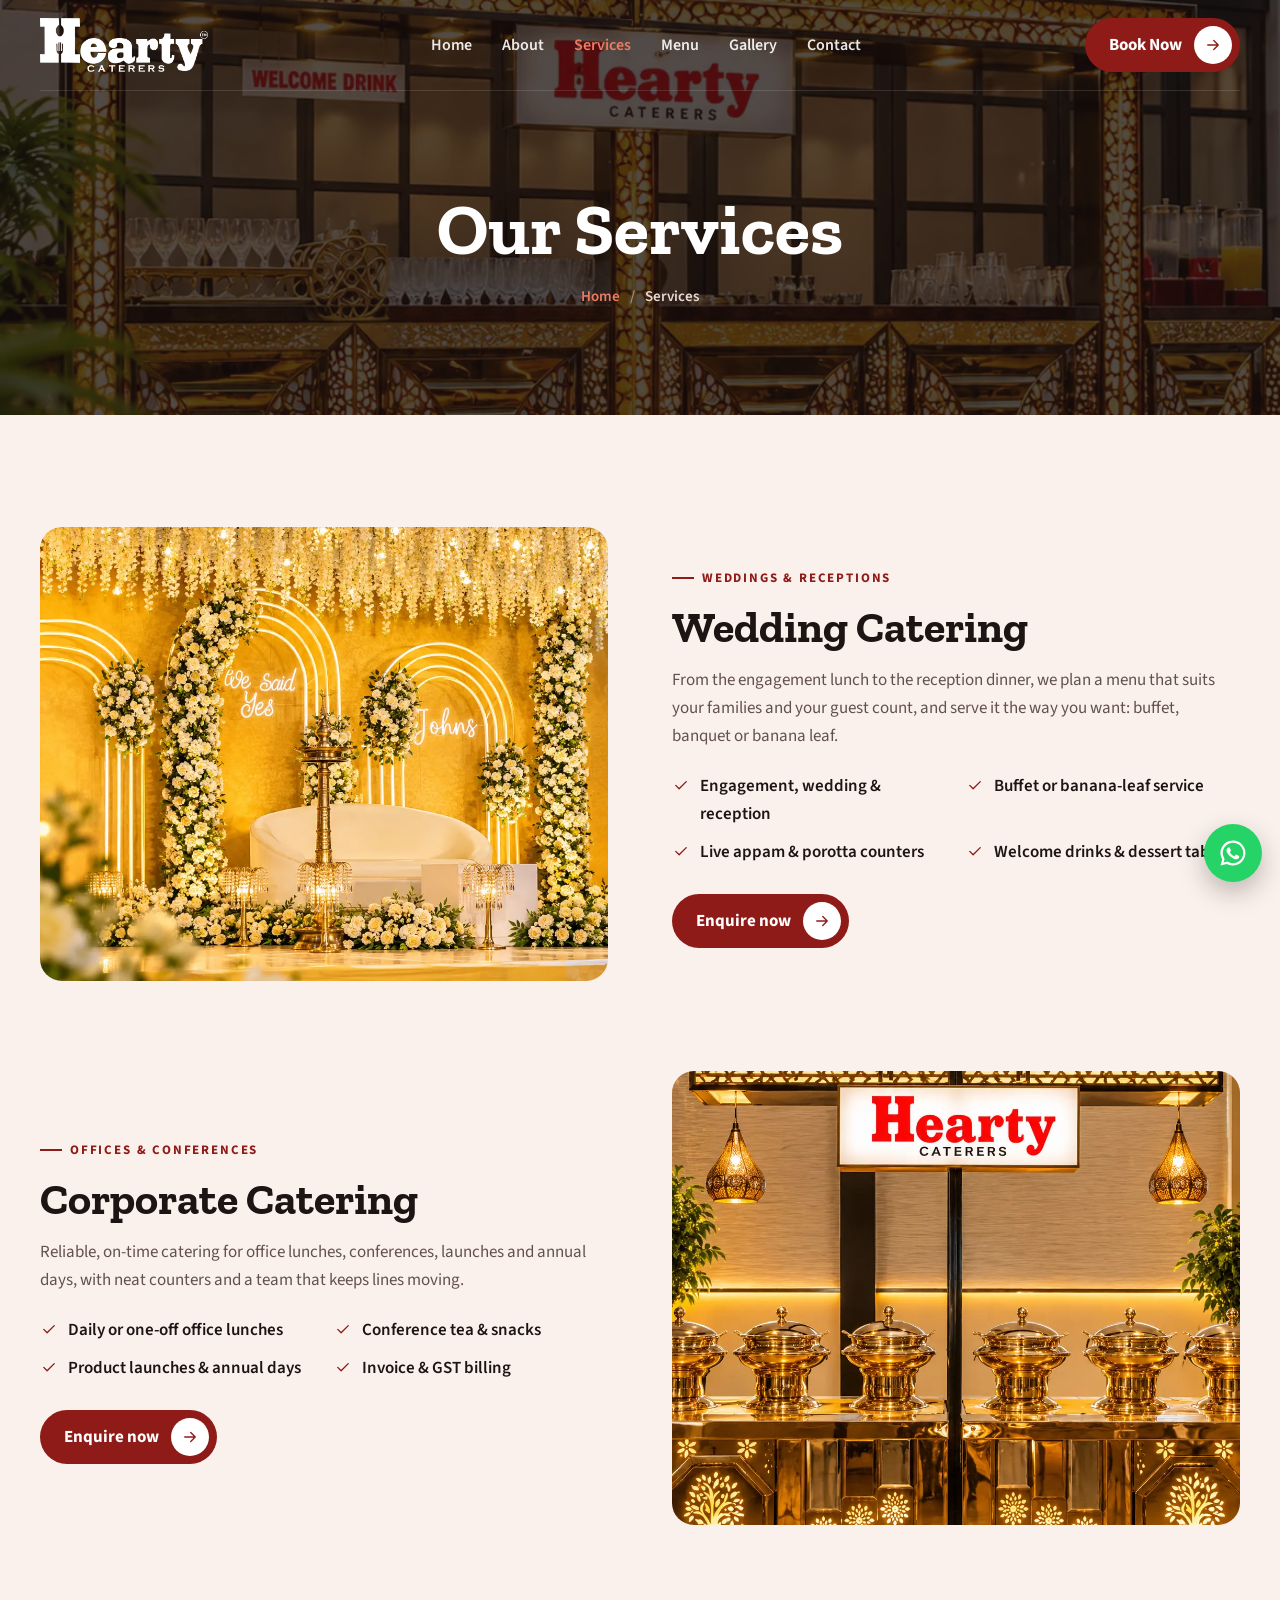
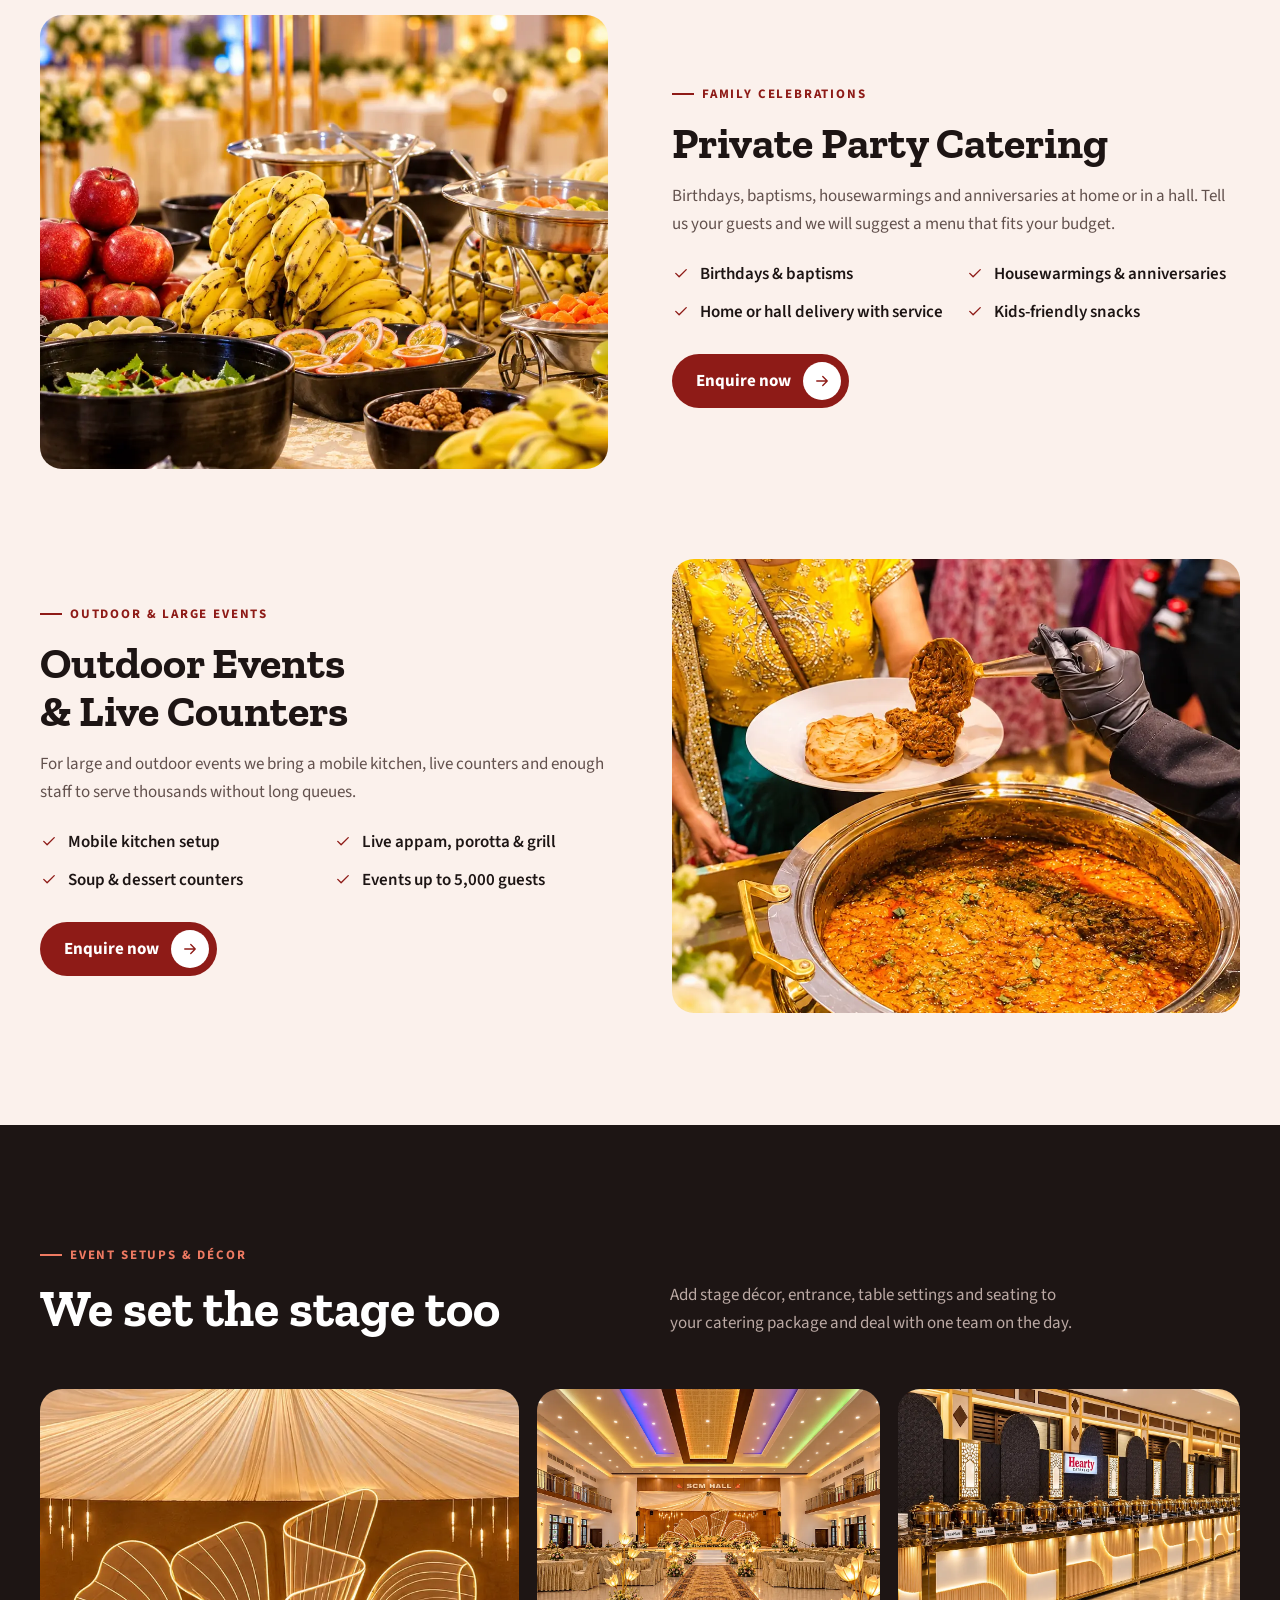
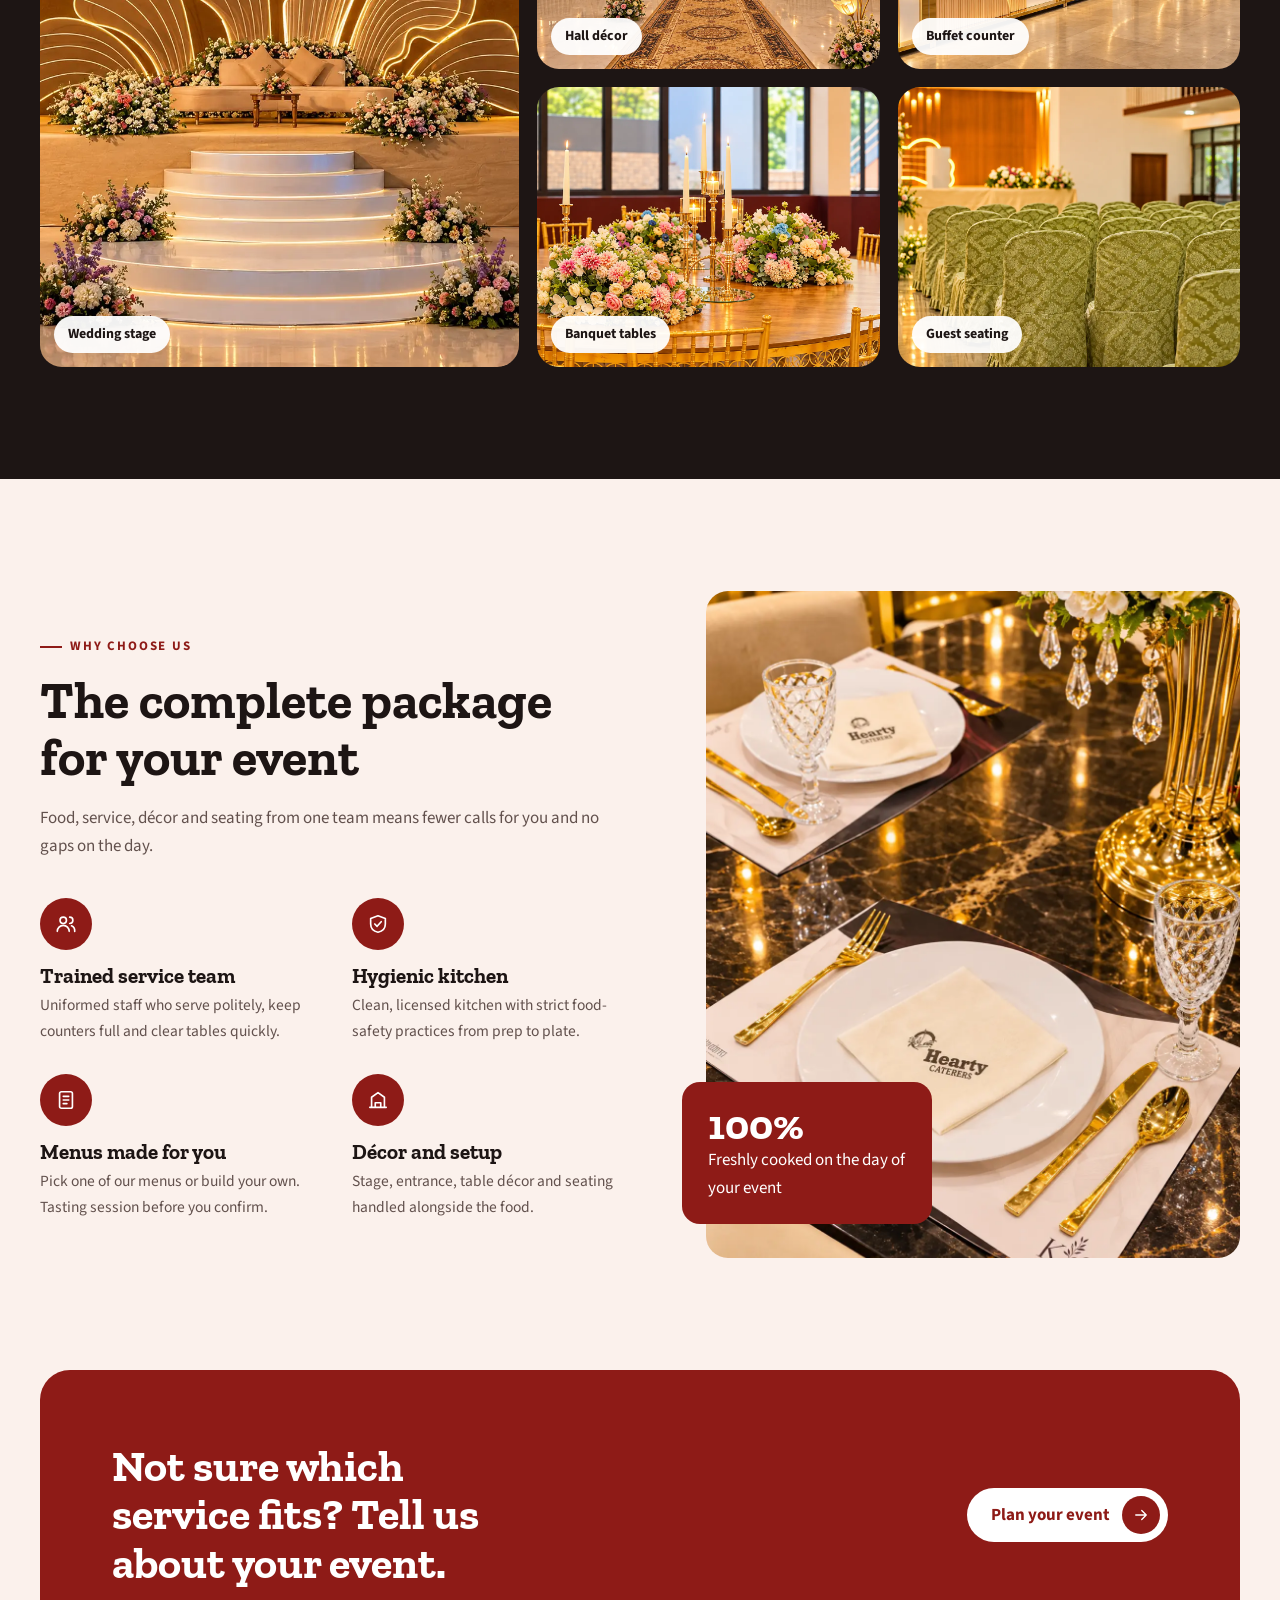
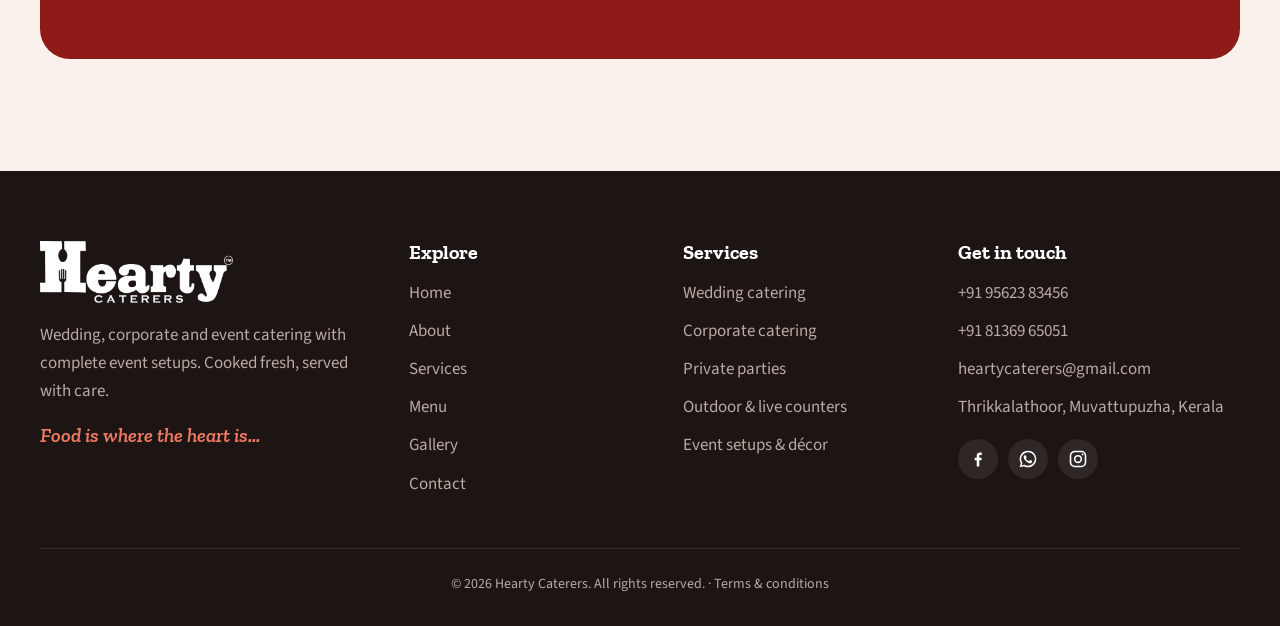
<file: services.html>
<!doctype html>
<html lang="en">
<head>
<meta charset="utf-8">
<meta name="viewport" content="width=device-width, initial-scale=1, viewport-fit=cover">
<title>Services · Hearty Caterers</title>
<meta name="description" content="Wedding, corporate, private party and outdoor catering, plus event setups and décor.">
<link rel="icon" href="images/logo-badge.png">
<link rel="preconnect" href="https://fonts.googleapis.com"><link rel="preconnect" href="https://fonts.gstatic.com" crossorigin>
<link rel="stylesheet" href="https://fonts.googleapis.com/css2?family=Zilla+Slab:wght@500;600;700&amp;family=Source+Sans+3:wght@400;500;600;700&amp;display=swap">
<link rel="stylesheet" href="css/style.css?v=95509413">
</head>
<body>
<header><div class="wrap"><nav class="nav" id="nav" aria-label="Main">
<a class="logo" href="index.html" aria-label="Hearty Caterers home"><img src="images/logo-white.png" alt="Hearty Caterers"></a>
<ul><li><a href="index.html">Home</a></li><li><a href="about.html">About</a></li><li><a href="services.html" aria-current="page">Services</a></li><li><a href="menu.html">Menu</a></li><li><a href="gallery.html">Gallery</a></li><li><a href="contact.html">Contact</a></li></ul>
<a class="btn" href="contact.html#book">Book Now <span class="arr" aria-hidden="true"><svg width="18" height="18" viewBox="0 0 24 24" fill="none" stroke="currentColor" stroke-width="1.8" stroke-linecap="round" stroke-linejoin="round" aria-hidden="true"><path d="M5 12h14M13 6l6 6-6 6"/></svg></span></a>
<button class="menu-btn" id="menuBtn" aria-label="Open menu" aria-expanded="false"><svg width="22" height="22" viewBox="0 0 24 24" fill="none" stroke="currentColor" stroke-width="2"><path d="M4 7h16M4 12h16M4 17h16"/></svg></button>
</nav></div></header>
<main>

<section class="banner"><div class="bg" style="background-image:url('images/real-counter-entrance.webp')"></div><div class="wrap">
<h1>Our Services</h1><ol class="crumbs"><li><a href="index.html">Home</a></li><li>Services</li></ol></div></section>
<section><div class="wrap"><div class="svc-rows">
<div class="svc-row reveal" id="wedding"><div class="pic"><img src="images/real-wedding-stage.webp" alt="Wedding stage with floral arches by Hearty Caterers" loading="lazy"></div>
<div><span class="eyebrow">Weddings & receptions</span><h2>Wedding Catering</h2><p>From the engagement lunch to the reception dinner, we plan a menu that suits your families and your guest count, and serve it the way you want: buffet, banquet or banana leaf.</p><ul class="ticks"><li><svg width="18" height="18" viewBox="0 0 24 24" fill="none" stroke="currentColor" stroke-width="1.8" stroke-linecap="round" stroke-linejoin="round" aria-hidden="true"><path d="M5 12.5l4.5 4.5L19 7.5"/></svg>Engagement, wedding & reception</li><li><svg width="18" height="18" viewBox="0 0 24 24" fill="none" stroke="currentColor" stroke-width="1.8" stroke-linecap="round" stroke-linejoin="round" aria-hidden="true"><path d="M5 12.5l4.5 4.5L19 7.5"/></svg>Buffet or banana-leaf service</li><li><svg width="18" height="18" viewBox="0 0 24 24" fill="none" stroke="currentColor" stroke-width="1.8" stroke-linecap="round" stroke-linejoin="round" aria-hidden="true"><path d="M5 12.5l4.5 4.5L19 7.5"/></svg>Live appam & porotta counters</li><li><svg width="18" height="18" viewBox="0 0 24 24" fill="none" stroke="currentColor" stroke-width="1.8" stroke-linecap="round" stroke-linejoin="round" aria-hidden="true"><path d="M5 12.5l4.5 4.5L19 7.5"/></svg>Welcome drinks & dessert table</li></ul><a class="btn" href="contact.html#book">Enquire now <span class="arr" aria-hidden="true"><svg width="18" height="18" viewBox="0 0 24 24" fill="none" stroke="currentColor" stroke-width="1.8" stroke-linecap="round" stroke-linejoin="round" aria-hidden="true"><path d="M5 12h14M13 6l6 6-6 6"/></svg></span></a></div></div>
<div class="svc-row reveal" id="corporate"><div class="pic"><img src="images/real-hearty-counter.webp" alt="Hearty Caterers buffet counter with chafing dishes" loading="lazy"></div>
<div><span class="eyebrow">Offices & conferences</span><h2>Corporate Catering</h2><p>Reliable, on-time catering for office lunches, conferences, launches and annual days, with neat counters and a team that keeps lines moving.</p><ul class="ticks"><li><svg width="18" height="18" viewBox="0 0 24 24" fill="none" stroke="currentColor" stroke-width="1.8" stroke-linecap="round" stroke-linejoin="round" aria-hidden="true"><path d="M5 12.5l4.5 4.5L19 7.5"/></svg>Daily or one-off office lunches</li><li><svg width="18" height="18" viewBox="0 0 24 24" fill="none" stroke="currentColor" stroke-width="1.8" stroke-linecap="round" stroke-linejoin="round" aria-hidden="true"><path d="M5 12.5l4.5 4.5L19 7.5"/></svg>Conference tea & snacks</li><li><svg width="18" height="18" viewBox="0 0 24 24" fill="none" stroke="currentColor" stroke-width="1.8" stroke-linecap="round" stroke-linejoin="round" aria-hidden="true"><path d="M5 12.5l4.5 4.5L19 7.5"/></svg>Product launches & annual days</li><li><svg width="18" height="18" viewBox="0 0 24 24" fill="none" stroke="currentColor" stroke-width="1.8" stroke-linecap="round" stroke-linejoin="round" aria-hidden="true"><path d="M5 12.5l4.5 4.5L19 7.5"/></svg>Invoice & GST billing</li></ul><a class="btn" href="contact.html#book">Enquire now <span class="arr" aria-hidden="true"><svg width="18" height="18" viewBox="0 0 24 24" fill="none" stroke="currentColor" stroke-width="1.8" stroke-linecap="round" stroke-linejoin="round" aria-hidden="true"><path d="M5 12h14M13 6l6 6-6 6"/></svg></span></a></div></div>
<div class="svc-row reveal" id="parties"><div class="pic"><img src="images/real-food-spread.webp" alt="Fruit, salad and starters spread at a Hearty event" loading="lazy"></div>
<div><span class="eyebrow">Family celebrations</span><h2>Private Party Catering</h2><p>Birthdays, baptisms, housewarmings and anniversaries at home or in a hall. Tell us your guests and we will suggest a menu that fits your budget.</p><ul class="ticks"><li><svg width="18" height="18" viewBox="0 0 24 24" fill="none" stroke="currentColor" stroke-width="1.8" stroke-linecap="round" stroke-linejoin="round" aria-hidden="true"><path d="M5 12.5l4.5 4.5L19 7.5"/></svg>Birthdays & baptisms</li><li><svg width="18" height="18" viewBox="0 0 24 24" fill="none" stroke="currentColor" stroke-width="1.8" stroke-linecap="round" stroke-linejoin="round" aria-hidden="true"><path d="M5 12.5l4.5 4.5L19 7.5"/></svg>Housewarmings & anniversaries</li><li><svg width="18" height="18" viewBox="0 0 24 24" fill="none" stroke="currentColor" stroke-width="1.8" stroke-linecap="round" stroke-linejoin="round" aria-hidden="true"><path d="M5 12.5l4.5 4.5L19 7.5"/></svg>Home or hall delivery with service</li><li><svg width="18" height="18" viewBox="0 0 24 24" fill="none" stroke="currentColor" stroke-width="1.8" stroke-linecap="round" stroke-linejoin="round" aria-hidden="true"><path d="M5 12.5l4.5 4.5L19 7.5"/></svg>Kids-friendly snacks</li></ul><a class="btn" href="contact.html#book">Enquire now <span class="arr" aria-hidden="true"><svg width="18" height="18" viewBox="0 0 24 24" fill="none" stroke="currentColor" stroke-width="1.8" stroke-linecap="round" stroke-linejoin="round" aria-hidden="true"><path d="M5 12h14M13 6l6 6-6 6"/></svg></span></a></div></div>
<div class="svc-row reveal" id="outdoor"><div class="pic"><img src="images/real-live-serving.webp" alt="Hearty server plating food at a live counter" loading="lazy"></div>
<div><span class="eyebrow">Outdoor & large events</span><h2>Outdoor Events & Live Counters</h2><p>For large and outdoor events we bring a mobile kitchen, live counters and enough staff to serve thousands without long queues.</p><ul class="ticks"><li><svg width="18" height="18" viewBox="0 0 24 24" fill="none" stroke="currentColor" stroke-width="1.8" stroke-linecap="round" stroke-linejoin="round" aria-hidden="true"><path d="M5 12.5l4.5 4.5L19 7.5"/></svg>Mobile kitchen setup</li><li><svg width="18" height="18" viewBox="0 0 24 24" fill="none" stroke="currentColor" stroke-width="1.8" stroke-linecap="round" stroke-linejoin="round" aria-hidden="true"><path d="M5 12.5l4.5 4.5L19 7.5"/></svg>Live appam, porotta & grill</li><li><svg width="18" height="18" viewBox="0 0 24 24" fill="none" stroke="currentColor" stroke-width="1.8" stroke-linecap="round" stroke-linejoin="round" aria-hidden="true"><path d="M5 12.5l4.5 4.5L19 7.5"/></svg>Soup & dessert counters</li><li><svg width="18" height="18" viewBox="0 0 24 24" fill="none" stroke="currentColor" stroke-width="1.8" stroke-linecap="round" stroke-linejoin="round" aria-hidden="true"><path d="M5 12.5l4.5 4.5L19 7.5"/></svg>Events up to 5,000 guests</li></ul><a class="btn" href="contact.html#book">Enquire now <span class="arr" aria-hidden="true"><svg width="18" height="18" viewBox="0 0 24 24" fill="none" stroke="currentColor" stroke-width="1.8" stroke-linecap="round" stroke-linejoin="round" aria-hidden="true"><path d="M5 12h14M13 6l6 6-6 6"/></svg></span></a></div></div>
</div></div></section>

<section class="dark" id="setups"><div class="wrap">
<div class="head"><div><span class="eyebrow">Event setups & décor</span><h2>We set the stage too</h2></div><p>Add stage décor, entrance, table settings and seating to your catering package and deal with one team on the day.</p></div>
<div class="setup-grid">
<figure><img src="images/setup-wedding-stage.webp" alt="Wedding stage with illuminated backdrop and floral steps" loading="lazy"><figcaption>Wedding stage</figcaption></figure>
<figure><img src="images/setup-hall-decor.webp" alt="Decorated banquet hall" loading="lazy"><figcaption>Hall décor</figcaption></figure>
<figure><img src="images/setup-buffet-counter.webp" alt="Long Hearty buffet counter with gold chafing dishes" loading="lazy"><figcaption>Buffet counter</figcaption></figure>
<figure><img src="images/setup-banquet-table.webp" alt="Banquet table with floral centrepiece" loading="lazy"><figcaption>Banquet tables</figcaption></figure>
<figure><img src="images/setup-guest-seating.webp" alt="Rows of covered chairs" loading="lazy"><figcaption>Guest seating</figcaption></figure>
</div></div></section>
<section><div class="wrap why">
<div class="reveal"><span class="eyebrow">Why choose us</span>
<h2>The complete package for your event</h2>
<p>Food, service, décor and seating from one team means fewer calls for you and no gaps on the day.</p>
<div class="why-list">
<div><div class="ico"><svg width="22" height="22" viewBox="0 0 24 24" fill="none" stroke="currentColor" stroke-width="1.8" stroke-linecap="round" stroke-linejoin="round" aria-hidden="true"><circle cx="9" cy="8" r="3.5"/><path d="M2.5 20a6.5 6.5 0 0 1 13 0M16 4.5a3.5 3.5 0 0 1 0 7M18 14a6 6 0 0 1 3.5 6"/></svg></div><h4>Trained service team</h4><p>Uniformed staff who serve politely, keep counters full and clear tables quickly.</p></div>
<div><div class="ico"><svg width="22" height="22" viewBox="0 0 24 24" fill="none" stroke="currentColor" stroke-width="1.8" stroke-linecap="round" stroke-linejoin="round" aria-hidden="true"><path d="M12 3l8 3v6c0 5-3.5 8-8 9-4.5-1-8-4-8-9V6z"/><path d="M8.5 12l2.5 2.5 4.5-5"/></svg></div><h4>Hygienic kitchen</h4><p>Clean, licensed kitchen with strict food-safety practices from prep to plate.</p></div>
<div><div class="ico"><svg width="22" height="22" viewBox="0 0 24 24" fill="none" stroke="currentColor" stroke-width="1.8" stroke-linecap="round" stroke-linejoin="round" aria-hidden="true"><rect x="5" y="3" width="14" height="18" rx="2"/><path d="M9 8h6M9 12h6M9 16h4"/></svg></div><h4>Menus made for you</h4><p>Pick one of our menus or build your own. Tasting session before you confirm.</p></div>
<div><div class="ico"><svg width="22" height="22" viewBox="0 0 24 24" fill="none" stroke="currentColor" stroke-width="1.8" stroke-linecap="round" stroke-linejoin="round" aria-hidden="true"><path d="M3 20h18M5 20V9l7-5 7 5v11M9 20v-5h6v5"/></svg></div><h4>Décor and setup</h4><p>Stage, entrance, table décor and seating handled alongside the food.</p></div>
</div></div>
<div class="why-img reveal"><img src="images/real-place-setting.webp" alt="Gold cutlery and Hearty-branded napkin on a banquet table" loading="lazy"><div class="badge-box"><b>100%</b>Freshly cooked on the day of your event</div></div>
</div></section>
<section style="padding-top:0"><div class="wrap"><div class="cta-band reveal"><h2>Not sure which service fits? Tell us about your event.</h2><a class="btn" href="contact.html#book">Plan your event <span class="arr" aria-hidden="true"><svg width="18" height="18" viewBox="0 0 24 24" fill="none" stroke="currentColor" stroke-width="1.8" stroke-linecap="round" stroke-linejoin="round" aria-hidden="true"><path d="M5 12h14M13 6l6 6-6 6"/></svg></span></a></div></div></section>

</main>
<footer><div class="wrap">
<div class="f-grid">
<div><img src="images/logo-white.png" alt="Hearty Caterers"><p>Wedding, corporate and event catering with complete event setups. Cooked fresh, served with care.</p><p class="tagline">Food is where the heart is…</p></div>
<div><h4>Explore</h4><ul><li><a href="index.html">Home</a></li><li><a href="about.html">About</a></li><li><a href="services.html">Services</a></li><li><a href="menu.html">Menu</a></li><li><a href="gallery.html">Gallery</a></li><li><a href="contact.html">Contact</a></li></ul></div>
<div><h4>Services</h4><ul><li><a href="services.html#wedding">Wedding catering</a></li><li><a href="services.html#corporate">Corporate catering</a></li><li><a href="services.html#parties">Private parties</a></li><li><a href="services.html#outdoor">Outdoor &amp; live counters</a></li><li><a href="services.html#setups">Event setups &amp; décor</a></li></ul></div>
<div><h4>Get in touch</h4><ul><li><a href="tel:+919562383456">+91 95623 83456</a></li><li><a href="tel:+918136965051">+91 81369 65051</a></li><li><a href="mailto:heartycaterers@gmail.com">heartycaterers@gmail.com</a></li><li>Thrikkalathoor, Muvattupuzha, Kerala</li></ul><div class="socials"><a class="soc" href="https://www.facebook.com/share/14vhnPP2WJ4/" target="_blank" rel="noopener" aria-label="Facebook"><svg viewBox="0 0 24 24" width="20" height="20" fill="currentColor" aria-hidden="true"><path d="M13.5 21v-7.5h2.6l.4-3h-3V8.6c0-.9.3-1.5 1.5-1.5h1.6V4.4c-.3 0-1.2-.1-2.3-.1-2.3 0-3.8 1.4-3.8 3.9v2.3H8v3h2.5V21h3Z"/></svg></a><a class="soc" href="https://wa.me/919562383456" target="_blank" rel="noopener" aria-label="WhatsApp"><svg viewBox="0 0 24 24" width="20" height="20" fill="currentColor" aria-hidden="true"><path d="M12 2a10 10 0 0 0-8.6 15.1L2 22l5-1.3A10 10 0 1 0 12 2Zm0 18.2a8.2 8.2 0 0 1-4.2-1.2l-.3-.2-3 .8.8-2.9-.2-.3A8.2 8.2 0 1 1 12 20.2Zm4.5-6.1c-.2-.1-1.5-.7-1.7-.8s-.4-.1-.6.1-.7.8-.8 1-.3.2-.5.1a6.7 6.7 0 0 1-3.3-2.9c-.3-.4.2-.4.7-1.4a.5.5 0 0 0 0-.4l-.8-1.8c-.2-.5-.4-.4-.6-.4h-.5a.9.9 0 0 0-.7.3 2.8 2.8 0 0 0-.9 2.1 4.9 4.9 0 0 0 1 2.6 11.2 11.2 0 0 0 4.3 3.8c1.6.7 2.2.7 3 .6a2.6 2.6 0 0 0 1.7-1.2 2.1 2.1 0 0 0 .1-1.2c0-.2-.2-.3-.4-.4Z"/></svg></a><a class="soc" href="https://www.instagram.com/hearty_caterers/" target="_blank" rel="noopener" aria-label="Instagram"><svg viewBox="0 0 24 24" width="20" height="20" fill="none" stroke="currentColor" stroke-width="1.9" aria-hidden="true"><rect x="3" y="3" width="18" height="18" rx="5"/><circle cx="12" cy="12" r="4"/><circle cx="17.5" cy="6.5" r="1.1" fill="currentColor" stroke="none"/></svg></a></div></div>
</div>
<div class="f-bottom"><span>© <span class="yr">2026</span> Hearty Caterers. All rights reserved. · <a href="menu.html#terms">Terms &amp; conditions</a></span></div>
</div></footer>
<a class="wa-float" href="https://wa.me/919562383456?text=Hi%20Hearty%20Caterers%2C%20I%27d%20like%20to%20know%20more%20about%20your%20catering." target="_blank" rel="noopener" aria-label="Chat on WhatsApp"><svg viewBox="0 0 24 24" width="30" height="30" fill="currentColor" aria-hidden="true"><path d="M12 2a10 10 0 0 0-8.6 15.1L2 22l5-1.3A10 10 0 1 0 12 2Zm0 18.2a8.2 8.2 0 0 1-4.2-1.2l-.3-.2-3 .8.8-2.9-.2-.3A8.2 8.2 0 1 1 12 20.2Zm4.5-6.1c-.2-.1-1.5-.7-1.7-.8s-.4-.1-.6.1-.7.8-.8 1-.3.2-.5.1a6.7 6.7 0 0 1-3.3-2.9c-.3-.4.2-.4.7-1.4a.5.5 0 0 0 0-.4l-.8-1.8c-.2-.5-.4-.4-.6-.4h-.5a.9.9 0 0 0-.7.3 2.8 2.8 0 0 0-.9 2.1 4.9 4.9 0 0 0 1 2.6 11.2 11.2 0 0 0 4.3 3.8c1.6.7 2.2.7 3 .6a2.6 2.6 0 0 0 1.7-1.2 2.1 2.1 0 0 0 .1-1.2c0-.2-.2-.3-.4-.4Z"/></svg></a>
<script src="js/main.js?v=95509286"></script>
</body>
</html>
</file>
<file: css/style.css>
/* Layout: Caterix rhythm — dark photo hero, then light blush and warm-ink sections alternating; pill CTAs with a round arrow; rounded photo frames. */
:root{
  --ink:#1D1514;        /* dark sections, headings */
  --ink-2:#2A1F1D;      /* cards on dark */
  --maroon:#8E1B17;     /* logo maroon, primary accent on light */
  --red:#C8392C;        /* hover / accent on dark */
  --coral:#EE7A62;      /* small accents on dark (legible) */
  --blush:#FBF1EC;      /* light section ground */
  --paper:#FFFFFF;
  --text:#62514D;       /* body copy on light */
  --muted-d:#BBA9A4;    /* body copy on dark */
  --line:rgba(29,21,20,.12);
  --line-d:rgba(255,255,255,.12);
  --display:"Zilla Slab", Rockwell, "Roboto Slab", Georgia, serif;
  --body:"Source Sans 3", "Segoe UI", system-ui, -apple-system, sans-serif;
  --r:22px;
  color-scheme:light;
}
*{box-sizing:border-box}
html{scroll-behavior:smooth}
@media (prefers-reduced-motion:reduce){html{scroll-behavior:auto}*{transition:none!important;animation:none!important}}
body{margin:0;background:var(--blush);color:var(--text);font-family:var(--body);font-size:17px;line-height:1.65;-webkit-font-smoothing:antialiased}
img{max-width:100%;display:block}
a{color:inherit}
h1,h2,h3,h4{font-family:var(--display);color:var(--ink);line-height:1.1;margin:0;text-wrap:balance;font-weight:700}
p{margin:0}
.wrap{width:100%;max-width:1240px;margin:0 auto;padding-inline:20px}
section{padding-block:clamp(64px,9vw,112px)}
.dark{background:var(--ink);color:var(--muted-d)}
.dark h2,.dark h3,.dark h4{color:#fff}

/* eyebrow + section head */
.eyebrow{display:inline-flex;align-items:center;gap:8px;font-size:13px;font-weight:700;letter-spacing:.14em;text-transform:uppercase;color:var(--maroon);margin-bottom:14px}
.eyebrow::before{content:"";width:22px;height:2px;background:currentColor}
.dark .eyebrow,.contact-card .eyebrow{color:var(--coral)}
.head{display:grid;grid-template-columns:1fr 1fr;gap:24px 60px;align-items:end;margin-bottom:52px}
.head h2{font-size:clamp(32px,4.4vw,52px)}
.head p{max-width:52ch}
.head.center{grid-template-columns:1fr;text-align:center;justify-items:center}
@media (max-width:820px){.head{grid-template-columns:1fr}}

/* buttons */
.btn{display:inline-flex;align-items:center;gap:12px;padding:8px 8px 8px 24px;border-radius:999px;background:var(--maroon);color:#fff;font-weight:700;text-decoration:none;border:0;font:inherit;font-weight:700;cursor:pointer;transition:background .25s}
.btn .arr{width:38px;height:38px;border-radius:50%;background:#fff;color:var(--maroon);display:grid;place-items:center;transition:transform .25s}
.btn:hover{background:var(--red)}
.btn:hover .arr{transform:rotate(-45deg)}
.btn:focus-visible,a:focus-visible,button:focus-visible,input:focus-visible,select:focus-visible,textarea:focus-visible{outline:3px solid var(--coral);outline-offset:3px}
.btn.ghost{background:transparent;color:#fff;box-shadow:inset 0 0 0 1.5px rgba(255,255,255,.4)}
.btn.ghost .arr{background:var(--maroon);color:#fff}

/* header */
header{position:absolute;inset:0 0 auto;z-index:20;padding-top:env(safe-area-inset-top,0px)}
.nav{display:flex;align-items:center;justify-content:space-between;gap:24px;padding-block:18px;border-bottom:1px solid var(--line-d)}
.nav .logo img{height:54px;width:auto}
.nav ul{display:flex;gap:30px;list-style:none;margin:0;padding:0}
.nav ul a{color:#fff;text-decoration:none;font-weight:600;font-size:16px;opacity:.9}
.nav ul a:hover{opacity:1;color:var(--coral)}
.menu-btn{display:none;background:none;border:1.5px solid var(--line-d);color:#fff;border-radius:12px;width:46px;height:46px;cursor:pointer}
@media (max-width:980px){.nav ul,.nav .btn{display:none}.menu-btn{display:grid;place-items:center}
  .nav.open ul{display:flex;flex-direction:column;position:absolute;left:20px;right:20px;top:92px;background:var(--ink-2);padding:22px;border-radius:18px;gap:16px}}

/* hero */
.hero{position:relative;background:var(--ink);color:#EAD9D3;padding-block:170px 0;overflow:hidden}
.hero .bg{position:absolute;inset:0;background-size:cover;background-position:center;transform:scale(1.04)}
.hero::after{content:"";position:absolute;inset:0;background:linear-gradient(90deg,rgba(22,14,13,.92) 0%,rgba(22,14,13,.72) 48%,rgba(22,14,13,.35) 100%)}
.hero .wrap{position:relative;z-index:2}
.tag{display:inline-flex;align-items:center;gap:8px;padding:7px 14px;border-radius:999px;border:1px solid var(--line-d);background:rgba(255,255,255,.06);font-size:14px;font-weight:600;color:#fff;margin-bottom:22px}
.tag svg{color:var(--coral)}
.hero h1{color:#fff;font-size:clamp(42px,6.6vw,80px);max-width:13ch;font-weight:700}
.hero h1 em{font-style:normal;color:var(--coral)}
.hero .lead{max-width:56ch;margin-top:22px;font-size:19px}
.hero .ctas{display:flex;flex-wrap:wrap;gap:14px;margin-top:34px;align-items:center}
.stats{display:grid;grid-template-columns:repeat(4,1fr);margin-top:90px;border-top:1px solid var(--line-d)}
.stat{padding:28px 20px 34px 0}
.stat+.stat{padding-left:28px;border-left:1px solid var(--line-d)}
.stat b{display:block;font-family:var(--display);font-size:clamp(34px,4vw,48px);color:#fff;line-height:1;font-variant-numeric:tabular-nums}
.stat span{font-size:15px}
@media (max-width:760px){.stats{grid-template-columns:1fr 1fr}.stat:nth-child(3){padding-left:0;border-left:0}.stat:nth-child(n+3){border-top:1px solid var(--line-d)}}

/* about */
.about{display:grid;grid-template-columns:1fr 1fr;gap:clamp(40px,6vw,90px);align-items:center}
.collage{position:relative;padding:0 60px 70px 0}
.collage .main{border-radius:var(--r);aspect-ratio:4/5;object-fit:cover;width:100%}
.collage .small{position:absolute;right:0;bottom:0;width:52%;aspect-ratio:1;object-fit:cover;border-radius:var(--r);border:8px solid var(--blush)}
.stamp{position:absolute;left:-14px;top:24px;background:#fff;border-radius:50%;width:132px;height:132px;display:grid;place-items:center;box-shadow:0 18px 40px rgba(29,21,20,.14)}
.stamp img{width:84px}
@media (max-width:900px){.stamp{display:none}}
.about h2{font-size:clamp(32px,4.4vw,52px);margin-bottom:20px}
.feats{display:grid;gap:22px;margin:30px 0}
.feat{display:grid;grid-template-columns:52px 1fr;gap:16px}
.ico{width:52px;height:52px;border-radius:50%;background:var(--maroon);color:#fff;display:grid;place-items:center}
.feat h4{font-size:21px;margin-bottom:4px}
@media (max-width:900px){.about{grid-template-columns:1fr}.collage{max-width:560px}}

/* services */
.svc-grid{display:grid;grid-template-columns:repeat(4,1fr);gap:22px}
.svc{position:relative;border-radius:var(--r);overflow:hidden;min-height:440px;display:flex;align-items:flex-end;isolation:isolate;text-decoration:none}
.svc img{position:absolute;inset:0;width:100%;height:100%;object-fit:cover;z-index:-2;transition:transform .6s}
.svc::before{content:"";position:absolute;inset:0;z-index:-1;background:linear-gradient(180deg,rgba(22,14,13,0) 30%,rgba(22,14,13,.92) 100%)}
.svc:hover img{transform:scale(1.06)}
.svc .body{padding:26px}
.svc h3{font-size:25px;margin-bottom:8px}
.svc p{font-size:15.5px;color:#E2D2CD}
.svc .more{margin-top:16px;display:inline-flex;align-items:center;gap:8px;font-weight:700;color:var(--coral);font-size:15px}
@media (max-width:1060px){.svc-grid{grid-template-columns:1fr 1fr}}
@media (max-width:560px){.svc-grid{grid-template-columns:1fr}.svc{min-height:360px}}
.ribbon{margin-top:46px;display:flex;flex-wrap:wrap;justify-content:center;align-items:center;gap:10px 18px;text-align:center}
.ribbon a{color:var(--coral);font-weight:700}

/* why */
.why{display:grid;grid-template-columns:1.05fr .95fr;gap:clamp(40px,6vw,80px);align-items:center}
.why h2{font-size:clamp(32px,4.4vw,52px);margin-bottom:18px}
.why-list{display:grid;grid-template-columns:1fr 1fr;gap:30px 34px;margin-top:38px}
.why-list h4{font-size:21px;margin:14px 0 6px}
.why-list p{font-size:15.5px}
.why-img{position:relative}
.why-img img{border-radius:var(--r);aspect-ratio:4/5;object-fit:cover;width:100%}
.badge-box{position:absolute;left:-24px;bottom:34px;background:var(--maroon);color:#fff;border-radius:18px;padding:22px 26px;max-width:250px}
.badge-box b{font-family:var(--display);font-size:42px;display:block;line-height:1}
@media (max-width:900px){.why{grid-template-columns:1fr}.badge-box{left:16px}}
@media (max-width:520px){.why-list{grid-template-columns:1fr}}

/* setups (client's real photos) */
.setup-grid{display:grid;grid-template-columns:1.4fr 1fr 1fr;grid-template-rows:280px 280px;gap:18px}
.setup-grid figure{margin:0;position:relative;border-radius:var(--r);overflow:hidden}
.setup-grid figure:first-child{grid-row:span 2}
.setup-grid img{width:100%;height:100%;object-fit:cover;transition:transform .6s}
.setup-grid figure:hover img{transform:scale(1.05)}
.setup-grid figcaption{position:absolute;left:14px;bottom:14px;background:rgba(255,255,255,.94);color:var(--ink);font-weight:700;font-size:14px;padding:7px 14px;border-radius:999px}
@media (max-width:860px){.setup-grid{grid-template-columns:1fr 1fr;grid-template-rows:auto}.setup-grid figure{aspect-ratio:4/3}.setup-grid figure:first-child{grid-column:span 2;grid-row:auto;aspect-ratio:16/10}}

/* menu */
.menu-tabs{display:flex;flex-wrap:wrap;gap:10px;justify-content:center;margin-bottom:40px}
.menu-tabs button{font:inherit;font-weight:700;font-size:15px;padding:10px 20px;border-radius:999px;border:1.5px solid var(--line);background:#fff;color:var(--ink);cursor:pointer}
.menu-tabs button[aria-selected="true"]{background:var(--maroon);border-color:var(--maroon);color:#fff}
.menu-panel{display:grid;grid-template-columns:.9fr 1.1fr;gap:clamp(30px,5vw,64px);align-items:center;background:#fff;border-radius:28px;padding:clamp(18px,3vw,30px)}
.menu-panel img{border-radius:20px;aspect-ratio:5/4;object-fit:cover;width:100%}
.menu-panel h3{font-size:clamp(28px,3.2vw,38px);margin-bottom:10px}
.dishes{list-style:none;padding:0;margin:24px 0 28px;display:grid;grid-template-columns:1fr 1fr;gap:0 30px}
.dishes li{padding:12px 0;border-bottom:1px dashed var(--line);color:var(--ink);font-weight:600;display:flex;justify-content:space-between;gap:10px}
.dishes li span{color:var(--text);font-weight:400;font-size:14px}
@media (max-width:860px){.menu-panel{grid-template-columns:1fr}}
@media (max-width:520px){.dishes{grid-template-columns:1fr}}

/* process */
.steps{display:grid;grid-template-columns:repeat(4,1fr);gap:22px;counter-reset:s}
.step{background:var(--ink-2);border:1px solid var(--line-d);border-radius:var(--r);padding:30px 26px;position:relative}
.step .n{font-family:var(--display);font-size:15px;font-weight:700;color:var(--coral);letter-spacing:.1em}
.step h3{font-size:23px;margin:46px 0 10px}
.step p{font-size:15.5px}
.step .ico{position:absolute;right:24px;top:24px;background:rgba(238,122,98,.14);color:var(--coral)}
@media (max-width:980px){.steps{grid-template-columns:1fr 1fr}}
@media (max-width:540px){.steps{grid-template-columns:1fr}}

/* testimonials */
.t-grid{display:grid;grid-template-columns:repeat(3,1fr);gap:22px}
.t{background:#fff;border-radius:var(--r);padding:32px;display:flex;flex-direction:column;gap:22px}
.stars{color:#E2A23B;letter-spacing:3px;font-size:18px}
.t blockquote{margin:0;color:var(--ink);font-size:18px;line-height:1.55}
.t .who{margin-top:auto;display:flex;align-items:center;gap:12px;padding-top:20px;border-top:1px solid var(--line)}
.avatar{width:46px;height:46px;border-radius:50%;background:var(--blush);color:var(--maroon);display:grid;place-items:center;font-family:var(--display);font-weight:700;font-size:19px}
.who b{display:block;color:var(--ink)}
.who small{font-size:14px}
.demo-note{display:inline-block;margin-top:26px;font-size:13px;font-weight:600;color:var(--maroon);background:rgba(142,27,23,.08);padding:6px 12px;border-radius:999px}
@media (max-width:900px){.t-grid{grid-template-columns:1fr}}

/* gallery */
.gal{display:grid;grid-template-columns:repeat(4,1fr);grid-auto-rows:220px;gap:16px}
.gal img{width:100%;height:100%;object-fit:cover;border-radius:18px}
.gal .tall{grid-row:span 2}
.gal .wide{grid-column:span 2}
@media (max-width:820px){.gal{grid-template-columns:1fr 1fr;grid-auto-rows:180px}}

/* faq + contact */
.faq-wrap{display:grid;grid-template-columns:.85fr 1.15fr;gap:clamp(30px,5vw,70px);align-items:start}
.contact-card{background:var(--ink);color:var(--muted-d);border-radius:28px;padding:34px;display:grid;gap:22px}
.contact-card h3{color:#fff;font-size:28px}
.c-row{display:grid;grid-template-columns:48px 1fr;gap:14px;align-items:center}
.c-row .ico{width:48px;height:48px;background:rgba(238,122,98,.14);color:var(--coral)}
.c-row small{display:block;font-size:13px;letter-spacing:.08em;text-transform:uppercase}
.c-row b{color:#fff;font-size:18px;word-break:break-word}
details{background:#fff;border-radius:18px;padding:4px 24px;margin-bottom:14px}
summary{cursor:pointer;list-style:none;padding:18px 0;font-family:var(--display);font-size:20px;font-weight:600;color:var(--ink);display:flex;justify-content:space-between;gap:16px}
summary::-webkit-details-marker{display:none}
summary::after{content:"+";color:var(--maroon);font-size:26px;line-height:1}
details[open] summary::after{content:"–"}
details p{padding-bottom:20px}
@media (max-width:900px){.faq-wrap{grid-template-columns:1fr}}

/* booking */
.book{display:grid;grid-template-columns:1fr 1fr;gap:0;border-radius:30px;overflow:hidden;background:var(--ink-2)}
.book .pic{position:relative;min-height:360px}
.book .pic img{position:absolute;inset:0;width:100%;height:100%;object-fit:cover}
.book form{padding:clamp(26px,4vw,48px);display:grid;grid-template-columns:1fr 1fr;gap:16px}
.book form h2{grid-column:1/-1;font-size:clamp(28px,3.4vw,40px);margin-bottom:6px}
.book label{display:grid;gap:6px;font-size:14px;font-weight:600;color:#E2D2CD}
.book .full{grid-column:1/-1}
.book input,.book select,.book textarea{font:inherit;font-size:16px;color:#fff;background:rgba(255,255,255,.06);border:1px solid var(--line-d);border-radius:12px;padding:12px 14px;width:100%;min-width:0}
.book select option{color:#111}
.book textarea{min-height:96px;resize:vertical}
.book .ok{grid-column:1/-1;color:var(--coral);font-weight:700}
@media (max-width:900px){.book{grid-template-columns:1fr}.book .pic{min-height:240px}}
@media (max-width:520px){.book form{grid-template-columns:1fr}}

/* footer */
footer{background:var(--ink);color:var(--muted-d);padding-block:70px 30px;padding-bottom:calc(30px + env(safe-area-inset-bottom,0px))}
.f-grid{display:grid;grid-template-columns:1.4fr 1fr 1fr 1.2fr;gap:40px}
.f-grid img{height:62px;width:auto;margin-bottom:18px}
footer h4{color:#fff;font-size:20px;margin-bottom:16px}
footer ul{list-style:none;padding:0;margin:0;display:grid;gap:10px}
footer a{text-decoration:none}
footer a:hover{color:var(--coral)}
.f-bottom{margin-top:50px;padding-top:24px;border-top:1px solid var(--line-d);display:flex;flex-wrap:wrap;justify-content:space-between;gap:12px;font-size:14px}
@media (max-width:900px){.f-grid{grid-template-columns:1fr 1fr}}
@media (max-width:520px){.f-grid{grid-template-columns:1fr}}

.reveal{transition:transform .8s ease, opacity .8s ease}
.reveal.pre{transform:translateY(18px)}


.ribbon{display:block}
.more-link{margin-top:30px;text-align:center;color:var(--text)}
.more-link a{color:var(--maroon);font-weight:700}
.socials{display:flex;gap:10px;margin-top:18px}
.soc{width:40px;height:40px;border-radius:50%;display:grid;place-items:center;background:rgba(255,255,255,.08);color:#fff;transition:background .2s}
.soc:hover{background:var(--maroon);color:#fff}
.wa-float{position:fixed;right:18px;bottom:calc(18px + env(safe-area-inset-bottom,0px));z-index:60;width:58px;height:58px;border-radius:50%;background:#25D366;color:#fff;display:grid;place-items:center;box-shadow:0 10px 26px rgba(0,0,0,.25);transition:transform .25s,opacity .3s,visibility .3s}
.wa-float:hover{transform:scale(1.06)}
.wa-float.hide{opacity:0;visibility:hidden;pointer-events:none}
@media (max-width:760px){
  .head.center{text-align:left;justify-items:start}
  .why-list{grid-template-columns:1fr 1fr;gap:26px 18px}
  .why-list h4{font-size:18px}
  .why-list p{font-size:14.5px}
}
@media (max-width:520px){
  .f-grid{grid-template-columns:1fr 1fr;gap:34px 20px}
  .f-grid>div:first-child,.f-grid>div:last-child{grid-column:1/-1}
  .f-bottom{flex-direction:column;align-items:center;text-align:center}
}
.stat b{white-space:nowrap}
@media (max-width:760px){.stat b{font-size:clamp(26px,8vw,34px)}.stat+.stat{padding-left:18px}.stat:nth-child(3){padding-left:0}}
/* Codescape footer credit */
.credit{display:inline-flex;align-items:center;gap:8px;text-decoration:none;color:var(--muted-d);font-size:.8rem;opacity:.8;transition:opacity .2s}
.credit:hover,.credit:focus-visible{opacity:1}
.credit img{height:10px;width:auto;opacity:.9}
.wa-row{display:flex;flex-wrap:wrap;gap:10px}
.wa{display:inline-flex;align-items:center;gap:8px;padding:9px 16px;border-radius:999px;background:#1F8F4E;color:#fff;font-weight:700;font-size:15px;text-decoration:none}
.wa:hover{background:#18763F}
/* custom menu */
.how{display:grid;grid-template-columns:repeat(3,1fr);gap:14px;margin-bottom:30px}
.how div{display:flex;gap:14px;align-items:center;background:#fff;border-radius:16px;padding:16px 18px;color:var(--ink);font-weight:600}
.how b{flex:none;width:36px;height:36px;border-radius:50%;background:var(--maroon);color:#fff;display:grid;place-items:center;font-family:var(--display);font-size:17px}
@media (max-width:760px){.how{grid-template-columns:1fr}}
.cchips{display:flex;flex-wrap:wrap;gap:8px;margin-bottom:28px}
.cchips .chip{text-decoration:none;background:#fff;border:1px solid var(--line)}
.cchips .chip:hover{border-color:var(--maroon);color:var(--maroon)}
.cgrid{columns:3 280px;column-gap:20px}
.ccard{break-inside:avoid;background:#fff;border-radius:20px;padding:22px 24px;margin-bottom:20px;scroll-margin-top:24px}
.ccard h3{font-size:22px;display:flex;justify-content:space-between;align-items:baseline;gap:10px;padding-bottom:12px;border-bottom:2px solid var(--maroon);margin-bottom:6px}
.ccard h3 small{font-family:var(--body);font-size:13px;font-weight:700;color:var(--maroon);font-variant-numeric:tabular-nums}
.ccard ul{list-style:none;margin:0;padding:0}
.ccard li{display:flex;align-items:center;gap:10px;padding:9px 0;border-bottom:1px dashed var(--line);color:var(--ink);font-weight:600;font-size:16px}
.ccard li:last-child{border-bottom:0}
.cnote{display:flex;flex-wrap:wrap;justify-content:space-between;align-items:center;gap:18px 30px;background:var(--ink);color:var(--muted-d);border-radius:22px;padding:26px 30px;margin-top:10px}
.cnote h3{color:#fff;font-size:24px;margin-bottom:4px}
.cnote .call small{display:block;font-size:13px;letter-spacing:.08em;text-transform:uppercase}
.cnote .call b{color:#fff;font-size:24px;font-family:var(--display)}
.terms{margin-top:34px;padding-top:20px;border-top:1px solid var(--line);font-size:14px;max-width:760px}
.terms h3{font-family:var(--body);font-size:13px;font-weight:700;letter-spacing:.12em;text-transform:uppercase;color:var(--text);margin-bottom:8px}
.terms ul{margin:0;padding-left:18px;display:grid;gap:4px}
[hidden]{display:none!important}
.mb-head .eyebrow{color:var(--coral)}
.tagline{font-family:var(--display);font-style:italic;font-weight:600;color:var(--coral);font-size:20px;margin-top:14px}
.nav ul a[aria-current="page"]{color:var(--coral);opacity:1}
/* inner page banner */
.banner{position:relative;background:var(--ink);padding-block:190px 90px;overflow:hidden;text-align:center}
.banner .bg{position:absolute;inset:0;background-size:cover;background-position:center}
.banner::after{content:"";position:absolute;inset:0;background:rgba(22,14,13,.74)}
.banner .wrap{position:relative;z-index:2}
.banner h1{color:#fff;font-size:clamp(40px,6vw,72px)}
.crumbs{display:inline-flex;gap:10px;margin-top:16px;color:#EAD9D3;font-weight:600;font-size:15px;list-style:none;padding:0}
.crumbs a{text-decoration:none;color:var(--coral)}
.crumbs li+li::before{content:"/";margin-right:10px;opacity:.5}
/* teaser cards for menus on home */
.menu-cards{display:grid;grid-template-columns:1fr 1fr;gap:22px}
.mcard{display:grid;grid-template-columns:200px 1fr;gap:24px;background:#fff;border-radius:var(--r);padding:18px;align-items:center;text-decoration:none}
.mcard img{width:100%;aspect-ratio:1;object-fit:cover;border-radius:16px}
.mcard h3{font-size:26px;margin:4px 0 8px}
.mcard .chips{display:flex;flex-wrap:wrap;gap:6px;margin:12px 0 14px}
.chip{font-size:13px;font-weight:600;padding:4px 10px;border-radius:999px;background:var(--blush);color:var(--ink)}
.mcard .go{font-weight:700;color:var(--maroon);display:inline-flex;gap:8px;align-items:center}
@media (max-width:900px){.menu-cards{grid-template-columns:1fr}}
@media (max-width:520px){.mcard{grid-template-columns:1fr}}
/* cta band */
.cta-band{position:relative;border-radius:30px;overflow:hidden;padding:clamp(40px,6vw,72px);background:var(--maroon);color:#F6DCD6;display:flex;flex-wrap:wrap;gap:24px 40px;align-items:center;justify-content:space-between}
.cta-band h2{color:#fff;font-size:clamp(30px,3.6vw,44px);max-width:20ch}
.cta-band .btn{background:#fff;color:var(--maroon)}
.cta-band .btn .arr{background:var(--maroon);color:#fff}
.cta-band .btn:hover{background:var(--blush)}
/* services detail rows */
.svc-rows{display:grid;gap:clamp(48px,7vw,90px)}
.svc-row{display:grid;grid-template-columns:1fr 1fr;gap:clamp(30px,5vw,70px);align-items:center}
.svc-row:nth-child(even) .pic{order:2}
.svc-row .pic img{border-radius:var(--r);aspect-ratio:5/4;object-fit:cover;width:100%}
.svc-row h2{font-size:clamp(30px,3.6vw,44px);margin-bottom:14px}
.ticks{list-style:none;padding:0;margin:22px 0 28px;display:grid;grid-template-columns:1fr 1fr;gap:10px 20px}
.ticks li{display:flex;gap:10px;align-items:flex-start;color:var(--ink);font-weight:600}
.ticks svg{color:var(--maroon);flex:none;margin-top:4px}
@media (max-width:860px){.svc-row{grid-template-columns:1fr}.svc-row:nth-child(even) .pic{order:0}}
@media (max-width:480px){.ticks{grid-template-columns:1fr}}
/* full menus */
.menu-switch{display:flex;flex-wrap:wrap;gap:10px;justify-content:center;margin-bottom:18px}
.legend{display:flex;flex-wrap:wrap;justify-content:center;gap:8px 22px;font-size:14px;margin-bottom:44px}
.legend span{display:inline-flex;align-items:center;gap:8px}
.mark{flex:none;width:14px;height:14px;border:1.6px solid;border-radius:2px;display:inline-grid;place-items:center}
.mark::after{content:"";width:6px;height:6px;border-radius:50%;background:currentColor}
.mark.v{color:#1E8A3E}
.mark.n{color:#8E2A1A}
.mark.n::after{border-radius:0;width:0;height:0;background:none;border-left:4px solid transparent;border-right:4px solid transparent;border-bottom:7px solid currentColor}
.menu-book{background:#fff;border-radius:30px;overflow:hidden}
.menu-book+.menu-book{margin-top:40px}
.mb-head{display:grid;grid-template-columns:1fr auto;gap:20px 30px;align-items:end;padding:clamp(26px,4vw,48px);background:var(--ink);color:var(--muted-d);position:relative;isolation:isolate}
.mb-head .bg{position:absolute;inset:0;z-index:-1;background-size:cover;background-position:center;opacity:.28}
.mb-head h2{color:#fff;font-size:clamp(32px,4.4vw,54px)}
.mb-head p{max-width:56ch;margin-top:10px}
.mb-head .count{font-family:var(--display);color:#fff;font-size:15px;letter-spacing:.12em;text-transform:uppercase;text-align:right}
.mb-head .count b{display:block;font-size:46px;color:var(--coral);letter-spacing:0;line-height:1}
.mb-body{columns:2;column-gap:clamp(30px,5vw,70px);padding:clamp(26px,4vw,48px)}
.course{break-inside:avoid;margin-bottom:38px}
.course h3{font-size:15px;font-family:var(--body);font-weight:700;letter-spacing:.16em;text-transform:uppercase;color:var(--maroon);display:flex;align-items:center;gap:12px;margin-bottom:6px}
.course h3::after{content:"";flex:1;height:1px;background:var(--line)}
.course .sub{font-size:14px;margin-bottom:6px}
.dish{padding:13px 0;border-bottom:1px dashed var(--line)}
.dish:last-child{border-bottom:0}
.dish .nm{display:flex;align-items:center;gap:10px;font-family:var(--display);font-size:21px;font-weight:600;color:var(--ink);line-height:1.25}
.dish .nm .mark{margin-top:1px}
.dish p{font-size:15px;margin-top:3px;padding-left:24px}
.pill{font-family:var(--body);font-size:11px;font-weight:700;letter-spacing:.1em;padding:3px 8px;border-radius:999px;background:var(--maroon);color:#fff}
.pill.alt{background:var(--blush);color:var(--maroon)}
.mb-foot{padding:20px clamp(26px,4vw,48px);border-top:1px solid var(--line);display:flex;flex-wrap:wrap;gap:12px 24px;justify-content:space-between;align-items:center;font-size:15px}
@media (max-width:760px){.mb-body{columns:1}.mb-head{grid-template-columns:1fr}.mb-head .count{text-align:left}}
/* gallery page */
.filters{display:flex;flex-wrap:wrap;justify-content:center;gap:10px;margin-bottom:34px}
.dark .menu-tabs button{background:transparent;color:#fff;border-color:var(--line-d)}
.dark .menu-tabs button[aria-selected="true"]{background:var(--maroon);border-color:var(--maroon)}
.gal-full{columns:3 280px;column-gap:16px}
.gal-full button{display:block;width:100%;padding:0;border:0;background:none;margin-bottom:16px;border-radius:18px;overflow:hidden;cursor:zoom-in;position:relative;break-inside:avoid}
.gal-full img{width:100%;height:auto;transition:transform .5s}
.gal-full button:hover img{transform:scale(1.04)}
.gal-full .cap{position:absolute;left:12px;bottom:12px;background:rgba(255,255,255,.94);color:var(--ink);font-weight:700;font-size:13px;padding:6px 12px;border-radius:999px}
.lb{position:fixed;inset:0;z-index:100;background:rgba(14,9,8,.94);display:grid;place-items:center;padding:60px 16px}
.lb img{max-height:82vh;max-width:min(1100px,100%);border-radius:14px;width:auto}
.lb p{color:#fff;text-align:center;margin-top:12px;font-weight:600}
.lb button{position:absolute;background:rgba(255,255,255,.12);border:0;color:#fff;width:48px;height:48px;border-radius:50%;cursor:pointer;font-size:22px;display:grid;place-items:center}
.lb .x{top:16px;right:16px}.lb .pv{left:16px;top:50%}.lb .nx{right:16px;top:50%}
/* contact page */
.contact-grid{display:grid;grid-template-columns:.85fr 1.15fr;gap:clamp(30px,5vw,60px);align-items:start}
.contact-grid .book{grid-template-columns:1fr}
.hours{display:grid;gap:8px;padding-top:18px;border-top:1px solid var(--line-d)}
.hours div{display:flex;justify-content:space-between;gap:12px;font-variant-numeric:tabular-nums}
.hours b{color:#fff;font-weight:600}
@media (max-width:900px){.contact-grid{grid-template-columns:1fr}}
.note{font-size:13px;color:var(--maroon);background:rgba(142,27,23,.08);display:inline-block;padding:6px 12px;border-radius:999px;font-weight:600}
/* menu update overrides */
.menu-cards{grid-template-columns:repeat(3,1fr)}
.mcard{grid-template-columns:1fr;align-items:start;padding:16px}
.mcard img{aspect-ratio:auto;height:190px;width:100%;object-fit:cover}
@media (max-width:980px){.menu-cards{grid-template-columns:1fr 1fr}}
@media (max-width:640px){.menu-cards{grid-template-columns:1fr}}
.ccard li{display:block}
.ccard .cn{display:flex;align-items:center;gap:10px;color:var(--ink);font-weight:600;font-size:16px}
.ccard li p{margin:2px 0 0 24px;font-size:13.5px;font-weight:400;color:var(--text);line-height:1.45}
.ccard h3 > span{display:inline-flex;align-items:center;gap:8px}
/* phone/email links: no underline */
a[href^="tel:"],a[href^="mailto:"],.c-row b a,.cnote .call a,footer a{text-decoration:none}
a[href^="tel:"]:hover,a[href^="mailto:"]:hover{color:var(--coral)}

/* reels */
.reels-sec .head p{margin-bottom:18px}
.ig-btn{margin-top:4px}
.reels{display:grid;grid-template-columns:repeat(4,1fr);gap:20px}
.reel-card{display:block;text-decoration:none;border-radius:24px;overflow:hidden;background:var(--ink-2);border:1px solid var(--line-d);transition:transform .35s ease,box-shadow .35s ease}
.reels-sec:not(.dark) .reel-card{background:var(--ink);border-color:transparent}
.reel-card:hover{transform:translateY(-6px);box-shadow:0 22px 40px rgba(0,0,0,.28)}
.reel-media{position:relative;aspect-ratio:4/5;overflow:hidden;background:#000}
.reel-media iframe{position:absolute;left:0;top:-54px;width:100%;height:calc(100% + 260px);border:0;pointer-events:none}
.reel-cap{display:flex;align-items:center;gap:10px;padding:16px 20px;color:#fff;font-weight:700;font-size:15px}
.reel-cap span{flex:1}
.reel-cap svg:last-child{color:var(--coral);transition:transform .25s}
.reel-card:hover .reel-cap svg:last-child{transform:translateX(4px)}
@media (max-width:1100px){
  .reels{grid-template-columns:none;grid-auto-flow:column;grid-auto-columns:78%;overflow-x:auto;scroll-snap-type:x mandatory;padding-bottom:10px;-webkit-overflow-scrolling:touch}
  .reel-card{scroll-snap-align:start}
}
@media (max-width:1100px) and (min-width:600px){.reels{grid-auto-columns:40%}}

/* service cards: line up titles, text and links across cards */
.svc .body{width:100%;display:flex;flex-direction:column}
.svc h3{line-height:1.15}
.svc p{min-height:4.7em}
@media (max-width:560px){.svc h3,.svc p{min-height:0}}

/* menu cards: same layout in every card, links level at the bottom */
.mcard{display:flex;flex-direction:column;gap:20px}
.mcard>div{flex:1;display:flex;flex-direction:column;align-items:flex-start}
.mcard p{min-height:3em}
.mcard .go{margin-top:auto}

/* footer bottom: centred on every screen */
.f-bottom{justify-content:center;text-align:center}

/* veg / non-veg marks: drawn as SVG so the dot and triangle sit exactly centred */
.mark{width:15px;height:15px;border:0;border-radius:0;display:inline-block;background:center/contain no-repeat;flex:none}
.mark::after{display:none}
.mark.v{background-image:url("data:image/svg+xml,%3Csvg xmlns='http://www.w3.org/2000/svg' viewBox='0 0 16 16'%3E%3Crect x='1' y='1' width='14' height='14' rx='2' fill='%23fff' stroke='%231E8A3E' stroke-width='1.6'/%3E%3Ccircle cx='8' cy='8' r='3.4' fill='%231E8A3E'/%3E%3C/svg%3E")}
.mark.n{background-image:url("data:image/svg+xml,%3Csvg xmlns='http://www.w3.org/2000/svg' viewBox='0 0 16 16'%3E%3Crect x='1' y='1' width='14' height='14' rx='2' fill='%23fff' stroke='%238E2A1A' stroke-width='1.6'/%3E%3Cpolygon points='8,4.4 11.8,11.2 4.2,11.2' fill='%238E2A1A'/%3E%3C/svg%3E")}

/* stats cards (replaces in-hero stats strip) */
.hero{padding-block:170px 150px}
.kpi-sec{position:relative;z-index:3;margin-top:-72px;padding-block:0 10px}
.kpi-sec.flat{margin-top:0;padding-block:10px 40px}
.kpis{display:grid;grid-template-columns:repeat(4,1fr);gap:20px}
.kpi{position:relative;overflow:hidden;isolation:isolate;display:flex;align-items:center;gap:18px;background:#fff;border-radius:22px;padding:24px 22px;box-shadow:0 18px 40px rgba(29,21,20,.10)}
.kpi::after{content:"";position:absolute;z-index:-1;width:130px;height:130px;border-radius:50%;right:-34px;bottom:-78px;background:var(--blush)}
.kpi:nth-child(even)::after{background:#F8DDD3}
.kpi-ico{flex:none;width:64px;height:64px;border-radius:18px;display:grid;place-items:center;background:var(--blush);color:var(--maroon)}
.kpi-ico.alt{background:#F8DDD3}
.kpi b{display:block;font-family:var(--display);font-weight:700;font-size:clamp(28px,2.6vw,36px);line-height:1.05;color:var(--maroon);white-space:nowrap;font-variant-numeric:tabular-nums}
.kpi span:not(.kpi-ico){display:block;margin-top:6px;font-size:15px;color:var(--ink)}
@media (max-width:1100px){.kpis{grid-template-columns:1fr 1fr}}
@media (max-width:520px){.kpis{gap:12px}.kpi{flex-direction:column;align-items:flex-start;gap:12px;padding:18px}.kpi-ico{width:48px;height:48px;border-radius:14px}.kpi-ico svg{width:22px;height:22px}.kpi b{font-size:26px}.kpi span:not(.kpi-ico){font-size:13.5px}.hero{padding-bottom:120px}}
</file>
